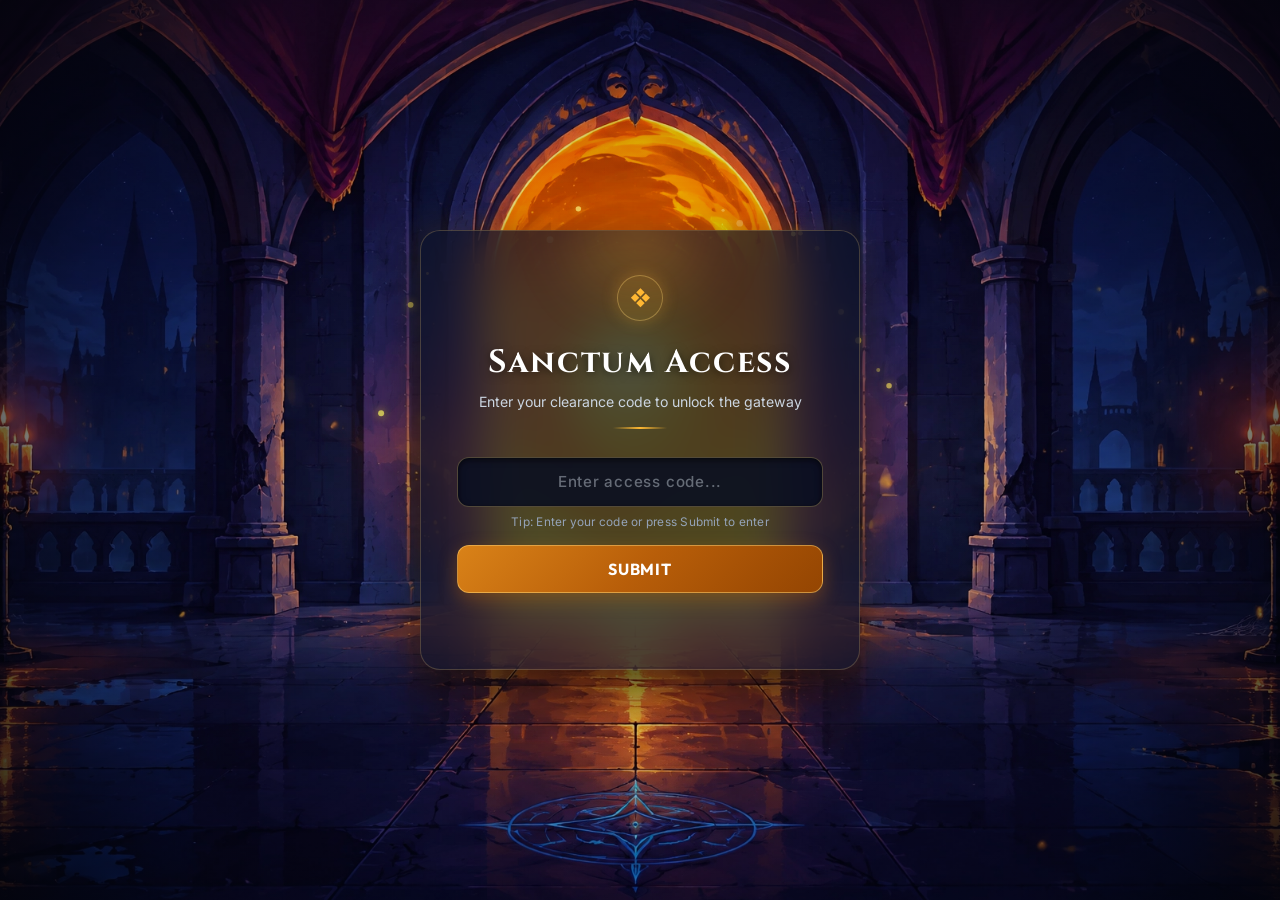
<file: index.html>
<!DOCTYPE html>
<html lang="en">
<head>
  <meta charset="UTF-8" />
  <meta name="viewport" content="width=device-width, initial-scale=1.0" />
  <title>Cyber Sanctum — Portal & Expeditions</title>
  <link rel="preconnect" href="https://fonts.googleapis.com" />
  <link rel="preconnect" href="https://fonts.gstatic.com" crossorigin />
  <link href="https://fonts.googleapis.com/css2?family=Cinzel:wght@500;700;900&family=Inter:ital,wght@0,300;0,400;0,500;0,600;0,700;1,400;1,600&family=Outfit:wght@400;500;600;700;800&display=swap" rel="stylesheet" />
  <link rel="stylesheet" href="style.css" />
</head>
<body>

  <!-- Full-Screen Whole-Viewport Flash Overlay -->
  <div class="warp-flash" id="globalWarpFlash"></div>

  <!-- ========================================================================= -->
  <!-- SCREEN 1 (PAGE 1): ACCESS CODE ENTRY DIALOGUE                             -->
  <!-- ========================================================================= -->
  <section class="screen-view active" id="pageAccessCode">
    <!-- Portal Backdrop Scene -->
    <div class="portal-scene">
      <div class="portal-backdrop"></div>
      <canvas id="portalSparksCanvas"></canvas>
      <div class="portal-vignette"></div>
    </div>

    <!-- Centered Glassmorphism Dialogue Box -->
    <main class="auth-dialog-wrapper">
      <div class="auth-dialog-card" id="accessCodeCard">
        <div class="card-glow"></div>
        <div class="dialog-sigil-icon">❖</div>

        <header class="dialog-header">
          <h1 class="dialog-title">Sanctum Access</h1>
          <p class="dialog-subtitle">Enter your clearance code to unlock the gateway</p>
          <div class="title-underline"></div>
        </header>

        <form class="auth-form" id="accessCodeForm" onsubmit="return false;">
          <div class="input-group">
            <input 
              type="text" 
              id="accessCodeInput" 
              class="code-input" 
              placeholder="Enter access code..." 
              autocomplete="off" 
              spellcheck="false" 
              aria-label="Access Code"
            />
            <div class="input-hint">Tip: Enter your code or press Submit to enter</div>
          </div>

          <button type="submit" class="btn-submit" id="btnSubmitCode" aria-label="Submit Access Code">
            <span class="btn-text">Submit</span>
            <div class="btn-glow"></div>
          </button>

          <div class="card-status-message" id="codeStatusMsg"></div>
        </form>
      </div>
    </main>
  </section>

  <!-- ========================================================================= -->
  <!-- SCREEN 2 (PAGE 2): GOOGLE SIGN-IN DIALOGUE                                -->
  <!-- ========================================================================= -->
  <section class="screen-view" id="pageLogin">
    <!-- Portal Backdrop Scene -->
    <div class="portal-scene">
      <div class="portal-backdrop"></div>
      <div class="portal-vignette"></div>
    </div>

    <!-- Centered Glassmorphism Dialogue Box -->
    <main class="auth-dialog-wrapper">
      <div class="auth-dialog-card" id="loginCard">
        <div class="card-glow"></div>
        <div class="dialog-sigil-icon">✦</div>
        
        <header class="dialog-header">
          <h1 class="dialog-title">Sign In</h1>
          <p class="dialog-subtitle">Authenticate to access the portal chamber</p>
          <div class="title-underline"></div>
        </header>

        <div class="dialog-action-area">
          <button type="button" class="btn-google" id="btnGoogleLogin" aria-label="Login with Google">
            <svg class="google-icon" viewBox="0 0 24 24" width="22" height="22">
              <path fill="#4285F4" d="M22.56 12.25c0-.78-.07-1.53-.2-2.25H12v4.26h5.92c-.26 1.37-1.04 2.53-2.21 3.31v2.77h3.57c2.08-1.92 3.28-4.74 3.28-8.09z" />
              <path fill="#34A853" d="M12 23c2.97 0 5.46-.98 7.28-2.66l-3.57-2.77c-.98.66-2.23 1.06-3.71 1.06-2.86 0-5.29-1.93-6.16-4.53H2.18v2.84C3.99 20.53 7.7 23 12 23z" />
              <path fill="#FBBC05" d="M5.84 14.09c-.22-.66-.35-1.36-.35-2.09s.13-1.43.35-2.09V7.06H2.18C1.43 8.55 1 10.22 1 12s.43 3.45 1.18 4.94l2.85-2.22.81-.63z" />
              <path fill="#EA4335" d="M12 5.38c1.62 0 3.06.56 4.21 1.64l3.15-3.15C17.45 2.09 14.97 1 12 1 7.7 1 3.99 3.47 2.18 7.06l3.66 2.84c.87-2.6 3.3-4.52 6.16-4.52z" />
            </svg>
            <span class="google-text">Login with Google</span>
          </button>
        </div>
      </div>
    </main>
  </section>

  <!-- ========================================================================= -->
  <!-- PORTAL CINEMATIC WARP TRANSITION                                          -->
  <!-- ========================================================================= -->
  <section class="screen-view" id="portalTransitionSection">
    <div class="video-container">
      <video id="portalVideo" playsinline preload="auto" poster="portal_hall_2d_original.png">
        <source src="Video Project.mp4" type="video/mp4" />
      </video>
      <div class="portal-vignette"></div>
    </div>
  </section>

  <!-- Application Logic (Handles Page 1 Login, Page 2 Access Code, and Video Portal Warp) -->
  <script src="app.js"></script>
</body>
</html>
</file>
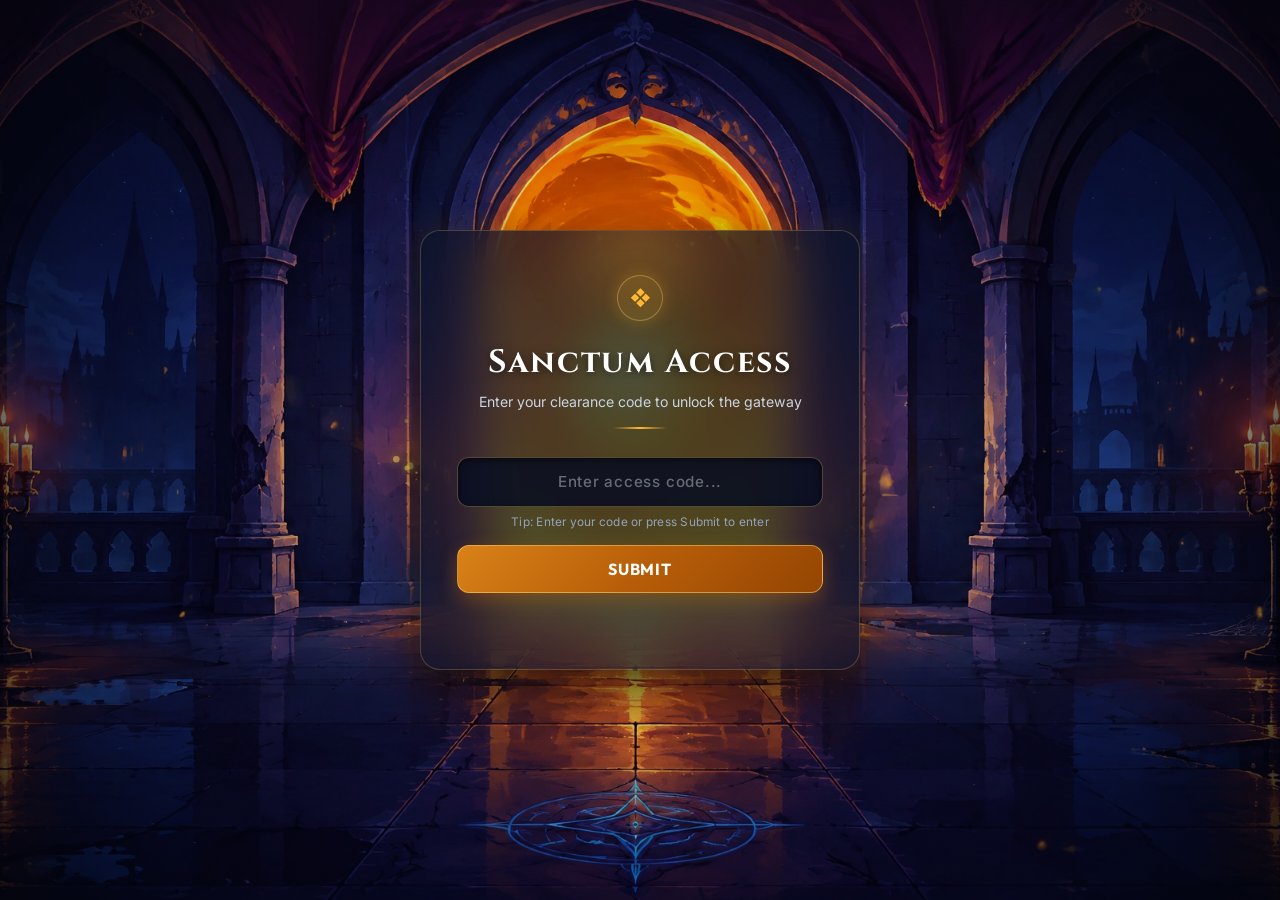
<file: introduction-module/index.html>
<!DOCTYPE html>
<html lang="en">
<head>
  <meta charset="UTF-8" />
  <meta name="viewport" content="width=device-width, initial-scale=1.0" />
  <title>Cybersecurity Classes — Introduction Module</title>
  <link rel="preconnect" href="https://fonts.googleapis.com" />
  <link rel="preconnect" href="https://fonts.gstatic.com" crossorigin />
  <link href="https://fonts.googleapis.com/css2?family=Cinzel:wght@600;700;800&family=IBM+Plex+Mono:wght@400;500;600&family=Inter:wght@400;500;600;700&family=Outfit:wght@400;500;600;700&family=Sora:wght@400;500;600;700&display=swap" rel="stylesheet" />
  <script>
    // Instant Auth Guard (prevents unauthorized access or forward navigation after logout)
    (function() {
      try {
        if (sessionStorage.getItem('sanctumAuth') !== 'true') {
          window.location.replace('../index.html#login');
        }
      } catch (e) {
        window.location.replace('../index.html#login');
      }
    })();
    window.addEventListener('pageshow', function() {
      try {
        if (sessionStorage.getItem('sanctumAuth') !== 'true') {
          window.location.replace('../index.html#login');
        }
      } catch (e) {
        window.location.replace('../index.html#login');
      }
    });
  </script>
  <style>
    :root {
      --font-display: 'Cinzel', serif;
      --font-ui: 'Inter', sans-serif;
      --font-accent: 'Outfit', sans-serif;
      --font-mono: 'IBM Plex Mono', monospace;

      /* Royal Dark Sapphire & Sanctum Cosmic Theme (Matching Sanctum Chamber) */
      --color-gold: #ffb833;
      --color-gold-bright: #ffe28a;
      --color-gold-glow: rgba(255, 184, 51, 0.45);
      --color-dark-bg: #070b19;
      --color-card-glass: rgba(14, 20, 42, 0.78);
      --color-card-border: rgba(255, 215, 120, 0.22);
      --color-card-border-glow: rgba(255, 184, 51, 0.45);
      --color-card-hover: rgba(20, 30, 62, 0.88);

      --color-bg-dark: #070b19;
      --color-bg-base: #0c142b;
      --color-bg-card: rgba(14, 20, 42, 0.85);
      --color-bg-card-hover: rgba(22, 32, 66, 0.9);

      /* UI Panels */
      --color-panel: rgba(14, 22, 46, 0.92);
      --color-panel-2: rgba(20, 30, 60, 0.92);
      --color-border: rgba(255, 215, 120, 0.22);
      --color-border-glow: rgba(255, 184, 51, 0.35);

      /* Primary Brand / Sanctum Gold */
      --color-primary: #ffb833;
      --color-primary-bright: #ffe28a;
      --color-primary-glow: rgba(255, 184, 51, 0.45);
      --color-cyan: #38bdf8;

      /* Status Colors */
      --color-success: #10b981;
      --color-success-bright: #34d399;
      --color-red: #ef4444;

      /* Compatibility Aliases for Challenge Components */
      --color-forest-dark: #070b19;
      --color-forest-bg: #0b132b;
      --color-forest-mid: #111a3b;
      --color-forest-canopy: #18254f;
      --color-forest-light: #24356b;
      --color-emerald: #ffb833;
      --color-emerald-glow: rgba(255, 184, 51, 0.35);
      --color-emerald-bright: #ffe28a;
      --color-emerald-mint: #ffd97a;
      --color-timber-dark: #070b19;
      --color-timber: #0f1836;
      --color-timber-light: #1b2854;
      --color-timber-border: rgba(255, 215, 120, 0.25);
      --color-river-deep: #070b19;
      --color-river-blue: #1d4ed8;
      --color-river-sparkle: #60a5fa;
      --color-water-glow: rgba(96, 165, 250, 0.3);
      --color-lantern: #ffb833;
      --color-lantern-bright: #ffe28a;
      --color-lantern-glow: rgba(255, 184, 51, 0.45);
      --color-cave-stone: #060914;
      --color-cave-border: rgba(255, 215, 120, 0.22);

      --ease-cinematic: cubic-bezier(0.16, 1, 0.3, 1);
      --ease-spring: cubic-bezier(0.34, 1.56, 0.64, 1);
    }

    *, *::before, *::after {
      box-sizing: border-box;
      margin: 0;
      padding: 0;
    }

    html, body {
      width: 100%;
      min-height: 100%;
      background-color: var(--color-bg-dark);
      background-image: radial-gradient(ellipse at 50% 45%, #101a38 0%, #080c1d 60%, #04060e 100%);
      background-attachment: fixed;
      color: #e2e8f0;
      font-family: var(--font-ui);
      -webkit-font-smoothing: antialiased;
      overflow-x: hidden;
    }

    /* Ambient Starfield & Vortex Layers (Exact match to Sanctum Chamber) */
    .emberkeep-bg {
      position: fixed;
      top: 0;
      left: 0;
      width: 100%;
      height: 100%;
      z-index: 1;
      overflow: hidden;
      pointer-events: none;
    }

    .stars-layer {
      position: absolute;
      top: 0;
      left: 0;
      width: 100%;
      height: 100%;
      background: radial-gradient(1px 1px at 15% 20%, #ffffff, transparent),
                  radial-gradient(1.5px 1.5px at 45% 15%, #ffd27a, transparent),
                  radial-gradient(1px 1px at 70% 35%, #ffffff, transparent),
                  radial-gradient(2px 2px at 85% 65%, #ffd27a, transparent),
                  radial-gradient(1.2px 1.2px at 25% 75%, #ffffff, transparent),
                  radial-gradient(1.5px 1.5px at 90% 18%, #ffffff, transparent),
                  radial-gradient(1px 1px at 60% 85%, #ffd27a, transparent);
      background-size: 550px 550px;
      opacity: 0.6;
    }

    .sanctum-ambient-vortex {
      position: absolute;
      top: 40%;
      left: 50%;
      transform: translate(-50%, -50%);
      width: 720px;
      height: 720px;
      background: radial-gradient(circle, rgba(30, 58, 138, 0.28) 0%, rgba(13, 23, 56, 0.15) 50%, transparent 75%);
      filter: blur(50px);
      pointer-events: none;
      opacity: 0.55;
    }

    #cavernParticlesCanvas {
      position: absolute;
      top: 0;
      left: 0;
      width: 100%;
      height: 100%;
      z-index: 2;
      pointer-events: none;
    }

    /* =========================================================================
       TOP NAVIGATION BAR (Matching Sanctum Chamber emberkeep-nav)
       ========================================================================= */
    .sanctum-topbar {
      position: relative;
      z-index: 25;
      display: flex;
      align-items: center;
      justify-content: space-between;
      padding: 20px 36px;
      border-bottom: 1px solid rgba(255, 215, 120, 0.18);
      background: rgba(7, 11, 25, 0.85);
      backdrop-filter: blur(16px);
      -webkit-backdrop-filter: blur(16px);
      box-shadow: 0 4px 24px rgba(0, 0, 0, 0.55), inset 0 -1px 0 rgba(255, 215, 120, 0.12);
    }

    .topbar-left {
      display: flex;
      align-items: center;
      gap: 14px;
    }

    .topbar-sigil {
      width: 38px;
      height: 38px;
      border-radius: 50%;
      background: radial-gradient(circle at 35% 35%, #2a3a6a 0%, #101938 100%);
      border: 1px solid rgba(255, 215, 120, 0.4);
      box-shadow: 0 0 14px rgba(255, 184, 51, 0.25);
      display: flex;
      align-items: center;
      justify-content: center;
      color: var(--color-gold);
      font-size: 1.1rem;
    }

    .topbar-title {
      font-family: var(--font-display);
      font-size: 1.25rem;
      font-weight: 700;
      color: #ffffff;
      letter-spacing: 0.04em;
      text-shadow: 0 0 14px rgba(255, 184, 51, 0.25);
    }

    .topbar-crumbs {
      display: flex;
      align-items: center;
      gap: 8px;
      font-size: 0.84rem;
      color: #94a3b8;
      margin-left: 10px;
      padding-left: 14px;
      border-left: 1px solid rgba(255, 215, 120, 0.25);
    }

    .topbar-crumbs a {
      color: var(--color-gold-bright);
      text-decoration: none;
      cursor: pointer;
      transition: color 0.2s;
    }

    .topbar-crumbs a:hover {
      color: #ffffff;
      text-decoration: underline;
    }

    .topbar-crumbs span {
      color: #f1f5f9;
      font-weight: 500;
    }

    .topbar-right {
      display: flex;
      align-items: center;
      gap: 16px;
    }

    .btn-return-dashboard {
      display: inline-flex;
      align-items: center;
      gap: 9px;
      background: rgba(13, 23, 56, 0.72);
      border: 1px solid rgba(255, 215, 120, 0.3);
      backdrop-filter: blur(12px);
      -webkit-backdrop-filter: blur(12px);
      color: #e2e8f0;
      padding: 9px 20px;
      border-radius: 9999px;
      cursor: pointer;
      font-family: var(--font-ui);
      font-size: 0.82rem;
      font-weight: 600;
      letter-spacing: 0.03em;
      text-decoration: none;
      transition: all 0.25s var(--ease-cinematic);
      box-shadow: 0 4px 16px rgba(0, 0, 0, 0.35);
    }

    .btn-return-dashboard:hover {
      background: rgba(255, 184, 51, 0.15);
      border-color: var(--color-gold);
      color: #ffffff;
      transform: translateY(-1px);
      box-shadow: 0 6px 20px rgba(0, 0, 0, 0.5), 0 0 16px rgba(255, 184, 51, 0.3);
    }

    .btn-return-dashboard svg {
      transition: transform 0.2s ease;
      color: var(--color-gold);
    }

    .btn-return-dashboard:hover svg {
      transform: translateX(-3px);
      color: var(--color-gold-bright);
    }

    /* =========================================================================
       PAGE VIEW WRAPPERS & SCREEN SWITCHING
       ========================================================================= */
    .module-content-wrapper {
      position: relative;
      z-index: 10;
      min-height: calc(100vh - 75px);
      display: flex;
      flex-direction: column;
    }

    .screen-view {
      display: none;
      opacity: 0;
      transform: translateY(14px);
      transition: opacity 0.4s var(--ease-cinematic), transform 0.4s var(--ease-cinematic);
    }

    .screen-view.active {
      display: block;
      opacity: 1;
      transform: translateY(0);
      animation: viewSlideIn 0.5s var(--ease-cinematic) forwards;
    }

    @keyframes viewSlideIn {
      from {
        opacity: 0;
        transform: translateY(16px) scale(0.985);
      }
      to {
        opacity: 1;
        transform: translateY(0) scale(1);
      }
    }

    /* =========================================================================
       SCREEN 1: CASE FILE DASHBOARD LANDING
       ========================================================================= */
    .case-dash {
      max-width: 1020px;
      margin: 0 auto;
      padding: 54px 32px 90px;
    }

    .case-tag-badge {
      display: inline-flex;
      align-items: center;
      gap: 8px;
      font-size: 0.78rem;
      color: var(--color-gold-bright);
      background: rgba(255, 184, 51, 0.12);
      border: 1px solid rgba(255, 215, 120, 0.35);
      padding: 6px 16px;
      border-radius: 9999px;
      margin-bottom: 22px;
      font-family: var(--font-mono);
      letter-spacing: 0.06em;
      text-transform: uppercase;
      box-shadow: 0 0 14px rgba(255, 184, 51, 0.15);
    }

    .case-dash h1 {
      font-family: var(--font-display);
      font-size: 2.35rem;
      font-weight: 700;
      color: #ffffff;
      line-height: 1.25;
      margin-bottom: 14px;
      text-shadow: 0 3px 18px rgba(0, 0, 0, 0.8), 0 0 25px rgba(255, 184, 51, 0.15);
    }

    .case-dash p.lead-text {
      color: #94a3b8;
      font-size: 1.02rem;
      max-width: 680px;
      line-height: 1.68;
      margin-bottom: 38px;
    }

    /* Hero Case Card */
    .hero-case-card {
      position: relative;
      overflow: hidden;
      border: 1.5px solid rgba(255, 215, 120, 0.22);
      background: linear-gradient(135deg, rgba(16, 24, 52, 0.85) 0%, rgba(10, 15, 34, 0.94) 100%);
      border-radius: 20px;
      padding: 38px 42px;
      display: flex;
      align-items: center;
      justify-content: space-between;
      gap: 28px;
      backdrop-filter: blur(16px);
      -webkit-backdrop-filter: blur(16px);
      box-shadow: 0 20px 50px rgba(0, 0, 0, 0.7), 0 0 30px rgba(255, 184, 51, 0.1);
      transition: transform 0.3s ease, border-color 0.3s ease;
    }

    .hero-case-card:hover {
      border-color: rgba(255, 215, 120, 0.55);
      box-shadow: 0 24px 60px rgba(0, 0, 0, 0.75), 0 0 40px rgba(255, 184, 51, 0.22);
    }

    .hero-case-card::after {
      content: '';
      position: absolute;
      left: -100%;
      top: 0;
      bottom: 0;
      width: 60%;
      background: linear-gradient(90deg, transparent, rgba(255, 215, 120, 0.12), transparent);
      animation: scanSweep 5.5s linear infinite;
      pointer-events: none;
    }

    @keyframes scanSweep {
      to { left: 160%; }
    }

    .hero-case-text h2 {
      font-family: var(--font-display);
      margin: 0 0 10px;
      font-size: 1.45rem;
      font-weight: 700;
      color: #ffffff;
      display: flex;
      align-items: center;
      gap: 10px;
    }

    .hero-case-text p {
      margin: 0;
      color: #94a3b8;
      font-size: 0.95rem;
      max-width: 500px;
      line-height: 1.62;
    }

    .btn-start-case {
      display: inline-flex;
      align-items: center;
      gap: 10px;
      border: none;
      cursor: pointer;
      font-family: var(--font-ui);
      font-weight: 700;
      font-size: 0.96rem;
      padding: 14px 30px;
      border-radius: 9999px;
      background: linear-gradient(135deg, #ffb833 0%, #d97706 100%);
      color: #0b132b;
      box-shadow: 0 8px 24px rgba(255, 184, 51, 0.35), inset 0 1px 0 rgba(255, 255, 255, 0.3);
      transition: all 0.25s var(--ease-cinematic);
      white-space: nowrap;
    }

    .btn-start-case:hover {
      transform: translateY(-3px) scale(1.03);
      background: linear-gradient(135deg, #ffe28a 0%, #ffb833 100%);
      box-shadow: 0 12px 32px rgba(255, 184, 51, 0.55);
      color: #040814;
    }

    /* Environmental Highlights Strip */
    .forest-lore-strip {
      display: grid;
      grid-template-columns: repeat(3, 1fr);
      gap: 18px;
      margin-top: 32px;
    }

    @media (max-width: 820px) {
      .forest-lore-strip { grid-template-columns: 1fr; }
    }

    .lore-card {
      background: rgba(14, 20, 42, 0.78);
      border: 1px solid rgba(255, 215, 120, 0.18);
      border-radius: 14px;
      padding: 20px 22px;
      display: flex;
      gap: 14px;
      align-items: flex-start;
      backdrop-filter: blur(10px);
      transition: transform 0.25s ease, border-color 0.25s ease;
    }

    .lore-card:hover {
      border-color: rgba(255, 215, 120, 0.45);
      transform: translateY(-2px);
    }

    .lore-icon-wrap {
      width: 38px;
      height: 38px;
      border-radius: 10px;
      background: rgba(255, 184, 51, 0.12);
      border: 1px solid rgba(255, 215, 120, 0.3);
      display: flex;
      align-items: center;
      justify-content: center;
      color: var(--color-gold);
      font-size: 1.15rem;
      flex-shrink: 0;
    }

    .lore-card h4 {
      font-family: var(--font-display);
      font-size: 0.98rem;
      color: #ffffff;
      margin-bottom: 5px;
    }

    .lore-card p {
      font-size: 0.82rem;
      color: #94a3b8;
      line-height: 1.5;
      margin: 0;
    }

    /* =========================================================================
       SCREEN 2: NINE-ROOM CHALLENGE GRID
       ========================================================================= */
    .module-grid-wrapper {
      max-width: 1100px;
      margin: 0 auto;
      padding: 44px 32px 90px;
    }

    .module-grid-wrapper h1 {
      font-family: var(--font-display);
      font-size: 2.05rem;
      font-weight: 700;
      color: #ffffff;
      margin-bottom: 8px;
      text-shadow: 0 0 16px rgba(255, 184, 51, 0.25);
    }

    .module-grid-wrapper p.lead-text {
      color: #94a3b8;
      font-size: 0.96rem;
      margin-bottom: 34px;
      max-width: 700px;
      line-height: 1.62;
    }

    .rooms-container {
      display: grid;
      grid-template-columns: repeat(3, 1fr);
      gap: 18px;
    }

    @media (max-width: 920px) {
      .rooms-container { grid-template-columns: repeat(2, 1fr); }
    }
    @media (max-width: 580px) {
      .rooms-container { grid-template-columns: 1fr; }
    }

    .room-card {
      position: relative;
      border: 1.5px solid rgba(255, 215, 120, 0.22);
      background: linear-gradient(145deg, rgba(16, 24, 52, 0.85) 0%, rgba(10, 15, 34, 0.94) 100%);
      border-radius: 16px;
      padding: 24px;
      cursor: pointer;
      backdrop-filter: blur(12px);
      transition: all 0.28s var(--ease-cinematic);
      overflow: hidden;
    }

    .room-card:hover:not(.locked) {
      border-color: var(--color-gold);
      transform: translateY(-4px);
      box-shadow: 0 14px 32px rgba(0, 0, 0, 0.65), 0 0 24px rgba(255, 184, 51, 0.3);
    }

    .room-card.locked {
      cursor: default;
      opacity: 0.52;
      border-color: rgba(255, 255, 255, 0.08);
      background: rgba(8, 12, 26, 0.65);
    }

    .room-card.locked:hover {
      transform: none;
      box-shadow: none;
    }

    .room-card-header {
      display: flex;
      justify-content: space-between;
      align-items: center;
      margin-bottom: 14px;
    }

    .room-sigil-box {
      width: 38px;
      height: 38px;
      border-radius: 10px;
      background: rgba(255, 184, 51, 0.12);
      border: 1px solid rgba(255, 215, 120, 0.3);
      display: flex;
      align-items: center;
      justify-content: center;
      color: var(--color-gold-bright);
      font-size: 1.05rem;
    }

    .room-card.locked .room-sigil-box {
      color: #64748b;
      background: rgba(255, 255, 255, 0.04);
      border-color: rgba(255, 255, 255, 0.08);
    }

    .room-status-badge {
      font-size: 0.72rem;
      font-weight: 600;
      color: var(--color-gold-bright);
      background: rgba(255, 184, 51, 0.12);
      border: 1px solid rgba(255, 215, 120, 0.3);
      border-radius: 9999px;
      padding: 3px 11px;
      letter-spacing: 0.04em;
    }

    .room-card.locked .room-status-badge {
      color: #94a3b8;
      background: rgba(255, 255, 255, 0.05);
      border-color: rgba(255, 255, 255, 0.12);
    }

    .room-card h3 {
      font-family: var(--font-display);
      margin: 0 0 8px;
      font-size: 1.15rem;
      font-weight: 700;
      color: #ffffff;
    }

    .room-card p {
      margin: 0;
      font-size: 0.86rem;
      color: #94a3b8;
      line-height: 1.55;
    }

    /* Completed Room Card Styling */
    .room-card.completed {
      border-color: rgba(52, 211, 153, 0.6);
      background: linear-gradient(145deg, rgba(14, 36, 48, 0.9) 0%, rgba(8, 20, 32, 0.95) 100%);
      box-shadow: 0 10px 28px rgba(0, 0, 0, 0.5), 0 0 24px rgba(16, 185, 129, 0.28);
    }

    .room-card.completed:hover {
      border-color: var(--color-success-bright);
      box-shadow: 0 16px 36px rgba(0, 0, 0, 0.65), 0 0 32px rgba(52, 211, 153, 0.45);
    }

    .room-card.completed .room-sigil-box {
      background: rgba(52, 211, 153, 0.25);
      border-color: #34d399;
      color: #ffffff;
      box-shadow: 0 0 14px rgba(52, 211, 153, 0.45);
    }

    .room-status-badge.completed {
      color: #ffffff;
      background: linear-gradient(135deg, rgba(16, 185, 129, 0.95) 0%, rgba(5, 150, 105, 0.95) 100%);
      border: 1px solid #34d399;
      box-shadow: 0 0 14px rgba(52, 211, 153, 0.5);
      display: inline-flex;
      align-items: center;
      gap: 5px;
    }

    .room-status-badge.completed svg {
      stroke: #ffffff;
      stroke-width: 3;
    }

    .room-card-footer {
      margin-top: 14px;
      padding-top: 12px;
      border-top: 1px solid rgba(255, 215, 120, 0.18);
      display: flex;
      align-items: center;
      justify-content: space-between;
    }

    .completion-pill {
      display: inline-flex;
      align-items: center;
      gap: 6px;
      font-size: 0.78rem;
      font-weight: 600;
      color: #34d399;
      letter-spacing: 0.02em;
    }

    /* Expedition Progress Bar */
    .expedition-progress-card {
      margin-bottom: 24px;
      padding: 16px 22px;
      background: rgba(14, 20, 42, 0.85);
      border: 1.5px solid rgba(255, 215, 120, 0.22);
      border-radius: 14px;
      backdrop-filter: blur(10px);
      box-shadow: 0 8px 24px rgba(0, 0, 0, 0.35);
    }

    .progress-text-row {
      display: flex;
      justify-content: space-between;
      align-items: center;
      margin-bottom: 10px;
      flex-wrap: wrap;
      gap: 8px;
    }

    .progress-title-wrap {
      display: flex;
      align-items: center;
      gap: 8px;
      font-weight: 700;
      font-size: 0.92rem;
      color: #ffffff;
    }

    .progress-counter {
      font-family: var(--font-mono);
      font-size: 0.82rem;
      font-weight: 600;
      color: var(--color-gold-bright);
      background: rgba(255, 184, 51, 0.12);
      border: 1px solid rgba(255, 215, 120, 0.3);
      border-radius: 9999px;
      padding: 3px 12px;
    }

    .progress-track {
      width: 100%;
      height: 8px;
      background: rgba(6, 10, 24, 0.85);
      border-radius: 9999px;
      overflow: hidden;
      border: 1px solid rgba(255, 215, 120, 0.18);
    }

    .progress-fill-bar {
      height: 100%;
      width: 0%;
      background: linear-gradient(90deg, #ffb833, #ffe28a);
      border-radius: 9999px;
      box-shadow: 0 0 12px rgba(255, 184, 51, 0.6);
      transition: width 0.6s cubic-bezier(0.25, 1, 0.5, 1);
    }

    /* Stage Header Completed Badge */
    .stage-title-group {
      display: flex;
      align-items: center;
      gap: 12px;
      flex-wrap: wrap;
    }

    .room-stage-badge {
      display: inline-flex;
      align-items: center;
      gap: 5px;
      font-family: var(--font-ui);
      font-size: 0.74rem;
      font-weight: 700;
      letter-spacing: 0.04em;
      text-transform: uppercase;
      color: #ffffff;
      background: linear-gradient(135deg, rgba(16, 185, 129, 0.95), rgba(5, 150, 105, 0.95));
      border: 1px solid #34d399;
      border-radius: 9999px;
      padding: 3px 12px;
      box-shadow: 0 0 12px rgba(52, 211, 153, 0.4);
    }

    /* Flag Banner Details */
    .flag-details {
      display: flex;
      flex-direction: column;
      gap: 4px;
    }

    .flag-status-label {
      display: inline-flex;
      align-items: center;
      gap: 6px;
      font-size: 0.72rem;
      font-weight: 700;
      letter-spacing: 0.06em;
      color: #ffffff;
      text-shadow: 0 0 8px rgba(255, 184, 51, 0.5);
    }

    .flag-code {
      font-family: var(--font-mono);
      font-size: 1.05rem;
      color: var(--color-gold-bright);
    }

    .room-lock-note {
      margin-top: 10px;
      font-size: 0.74rem;
      color: #fbbf24;
      font-family: var(--font-mono);
      display: none;
      line-height: 1.4;
    }
    .room-card.locked .room-lock-note {
      display: block;
    }

    /* Runestone / Cipher Tool */
    .cipher-tool-card {
      background: rgba(14, 22, 48, 0.92);
      border: 1.5px solid rgba(255, 215, 120, 0.3);
      border-radius: 14px;
      padding: 22px;
      display: flex;
      flex-direction: column;
      gap: 16px;
      color: #ffffff;
      box-shadow: 0 16px 44px rgba(0, 0, 0, 0.75);
    }

    .cipher-slider-row {
      display: flex;
      align-items: center;
      gap: 14px;
    }

    .cipher-slider-row input[type=range] {
      flex: 1;
      accent-color: #ffb833;
      height: 8px;
      cursor: pointer;
    }

    .cipher-shift-display {
      font-family: var(--font-mono);
      font-size: 0.95rem;
      font-weight: 700;
      color: var(--color-gold-bright);
      min-width: 90px;
    }

    .cipher-output-box {
      background: #040814;
      border: 1.5px solid rgba(255, 215, 120, 0.3);
      border-radius: 10px;
      padding: 16px;
      font-family: var(--font-mono);
      font-size: 1.05rem;
      color: var(--color-gold-bright);
      min-height: 48px;
      word-break: break-all;
    }

    /* Radio Dispatch Social Choices */
    .radio-choices-container {
      display: flex;
      flex-direction: column;
      gap: 12px;
      margin-top: 16px;
    }

    .radio-choice-btn {
      text-align: left;
      padding: 14px 18px;
      background: rgba(255, 184, 51, 0.08);
      border: 1.5px solid rgba(255, 215, 120, 0.25);
      border-radius: 10px;
      color: #f1f5f9;
      cursor: pointer;
      font-family: var(--font-ui);
      font-size: 0.88rem;
      line-height: 1.5;
      transition: all 0.2s ease;
    }

    .radio-choice-btn:hover {
      background: rgba(255, 184, 51, 0.2);
      border-color: var(--color-gold);
      transform: translateX(4px);
    }

    /* Tool Input Row */
    .tool-input-row {
      display: flex;
      gap: 10px;
      align-items: center;
      margin-bottom: 12px;
    }

    .tool-input-row input {
      flex: 1;
      padding: 10px 14px;
      background: #040814;
      border: 1px solid rgba(255, 215, 120, 0.3);
      border-radius: 8px;
      font-family: var(--font-mono);
      font-size: 0.88rem;
      color: #ffffff;
    }

    /* =========================================================================
       SCREENS 3, 4, 5: INTERACTIVE ROOM LAYOUTS
       ========================================================================= */
    .room-interactive-layout {
      display: grid;
      grid-template-columns: 340px 1fr;
      min-height: calc(100vh - 75px);
    }

    @media (max-width: 900px) {
      .room-interactive-layout { grid-template-columns: 1fr; }
    }

    .room-brief-panel {
      border-right: 1px solid rgba(255, 215, 120, 0.18);
      padding: 30px 24px;
      background: rgba(10, 16, 36, 0.92);
      display: flex;
      flex-direction: column;
      gap: 18px;
      backdrop-filter: blur(14px);
    }

    @media (max-width: 900px) {
      .room-brief-panel {
        border-right: none;
        border-bottom: 1px solid rgba(255, 215, 120, 0.18);
      }
    }

    .room-brief-panel h2 {
      font-family: var(--font-display);
      font-size: 1.35rem;
      font-weight: 700;
      color: #ffffff;
      margin-bottom: 4px;
    }

    .room-sub-caption {
      color: #94a3b8;
      font-size: 0.82rem;
      line-height: 1.45;
    }

    .dialogue-bubble {
      background: rgba(14, 22, 48, 0.9);
      border: 1px solid rgba(255, 215, 120, 0.25);
      border-radius: 14px;
      padding: 16px;
      font-size: 0.88rem;
      line-height: 1.6;
      color: #f1f5f9;
      transition: border-color 0.25s ease, box-shadow 0.25s ease;
      box-shadow: 0 4px 16px rgba(0, 0, 0, 0.3);
    }

    .dialogue-bubble.pulse {
      border-color: var(--color-gold);
      box-shadow: 0 0 20px rgba(255, 184, 51, 0.35);
    }

    .dialogue-bubble .hint {
      display: block;
      margin-top: 10px;
      padding-top: 10px;
      border-top: 1px dashed rgba(255, 215, 120, 0.25);
      color: var(--color-gold-bright);
      font-family: var(--font-mono);
      font-size: 0.82rem;
    }

    .mech-box {
      border: 1px solid rgba(255, 215, 120, 0.25);
      background: rgba(255, 184, 51, 0.08);
      border-radius: 12px;
      padding: 15px;
      font-size: 0.82rem;
      line-height: 1.55;
      color: #cbd5e1;
      transition: border-color 0.25s ease;
    }

    .mech-box.pulse {
      border-color: var(--color-gold);
      box-shadow: 0 0 16px rgba(255, 184, 51, 0.35);
    }

    .mech-box .label {
      display: block;
      font-size: 0.74rem;
      color: var(--color-gold-bright);
      font-weight: 700;
      text-transform: uppercase;
      letter-spacing: 0.05em;
      margin-bottom: 6px;
    }

    .room-stage-panel {
      padding: 30px 32px;
      display: flex;
      flex-direction: column;
      gap: 18px;
      background: rgba(7, 11, 24, 0.7);
    }

    .stage-header-row {
      display: flex;
      justify-content: space-between;
      align-items: center;
      gap: 12px;
      flex-wrap: wrap;
    }

    .stage-header-row h1 {
      font-family: var(--font-mono);
      font-size: 1.25rem;
      font-weight: 600;
      color: #ffffff;
      display: flex;
      align-items: center;
      gap: 8px;
    }

    .stage-actions-group {
      display: flex;
      gap: 10px;
    }

    /* Terminal Component */
    .sanctum-terminal {
      background: #040814;
      border: 1.5px solid rgba(255, 215, 120, 0.22);
      border-radius: 14px;
      flex: 1;
      display: flex;
      flex-direction: column;
      overflow: hidden;
      font-family: var(--font-mono);
      font-size: 0.86rem;
      min-height: 380px;
      box-shadow: 0 16px 44px rgba(0, 0, 0, 0.75), 0 0 20px rgba(255, 184, 51, 0.08);
    }

    .term-titlebar {
      display: flex;
      align-items: center;
      gap: 8px;
      padding: 10px 16px;
      background: #091024;
      border-bottom: 1px solid rgba(255, 215, 120, 0.15);
    }

    .term-titlebar span {
      width: 11px;
      height: 11px;
      border-radius: 50%;
    }

    .term-titlebar span:nth-child(1) { background: #ef4444; }
    .term-titlebar span:nth-child(2) { background: #f59e0b; }
    .term-titlebar span:nth-child(3) { background: #10b981; }

    .term-scroll-body {
      flex: 1;
      padding: 16px 18px;
      overflow-y: auto;
      line-height: 1.7;
      color: #e2e8f0;
    }

    .term-line {
      white-space: pre-wrap;
      word-break: break-word;
      margin-bottom: 3px;
    }

    .term-line.echo { color: #94a3b8; }
    .term-line.out { color: #f1f5f9; }
    .term-line.warn { color: #f87171; }
    .term-line.flag { color: #ffe28a; font-weight: 700; font-size: 0.95rem; text-shadow: 0 0 10px rgba(255, 184, 51, 0.4); }

    .term-input-container {
      display: flex;
      align-items: center;
      gap: 10px;
      padding: 12px 18px;
      background: #060b1b;
      border-top: 1px solid rgba(255, 215, 120, 0.15);
    }

    .term-prompt-label {
      color: var(--color-gold);
      font-weight: 600;
    }

    .term-input-field {
      flex: 1;
      background: transparent;
      border: none;
      outline: none;
      color: #ffffff;
      font-family: var(--font-mono);
      font-size: 0.88rem;
    }

    .term-input-field.filled {
      box-shadow: 0 0 0 2px var(--color-gold);
    }

    /* Fake Browser Component */
    .sanctum-browser {
      background: #ffffff;
      border: 1.5px solid rgba(255, 215, 120, 0.28);
      border-radius: 14px;
      flex: 1;
      display: flex;
      flex-direction: column;
      overflow: hidden;
      color: #1e293b;
      min-height: 380px;
      box-shadow: 0 16px 44px rgba(0, 0, 0, 0.75);
    }

    .browser-toolbar {
      display: flex;
      gap: 10px;
      align-items: center;
      padding: 10px 14px;
      background: #e8ecf4;
      border-bottom: 1px solid #cbd5e1;
    }

    .browser-dots {
      display: flex;
      gap: 6px;
    }

    .browser-dots span {
      width: 10px;
      height: 10px;
      border-radius: 50%;
    }

    .browser-dots span:nth-child(1) { background: #ef4444; }
    .browser-dots span:nth-child(2) { background: #f59e0b; }
    .browser-dots span:nth-child(3) { background: #10b981; }

    .browser-addr-field {
      flex: 1;
      background: #ffffff;
      border: 1px solid #cbd5e1;
      border-radius: 6px;
      padding: 6px 12px;
      font-family: var(--font-mono);
      font-size: 0.82rem;
      color: #334155;
    }

    .browser-content-page {
      flex: 1;
      padding: 24px 28px;
      overflow-y: auto;
      font-size: 0.92rem;
      line-height: 1.6;
      background: #f8fafc;
    }

    .browser-content-page a.plink {
      color: #0284c7;
      cursor: pointer;
      text-decoration: underline;
      font-weight: 600;
    }

    .browser-content-page pre {
      background: #e2e8f0;
      border: 1px solid #cbd5e1;
      border-radius: 8px;
      padding: 14px;
      font-family: var(--font-mono);
      font-size: 0.84rem;
      margin: 10px 0;
    }

    .login-box-widget {
      max-width: 320px;
      margin: 24px auto 0;
      border: 1px solid #cbd5e1;
      border-radius: 10px;
      padding: 22px;
      background: #ffffff;
      box-shadow: 0 4px 16px rgba(0, 0, 0, 0.08);
    }

    .login-box-widget label {
      display: block;
      font-size: 0.78rem;
      font-weight: 600;
      color: #64748b;
      margin: 10px 0 4px;
      text-transform: uppercase;
    }

    .login-box-widget input {
      width: 100%;
      padding: 9px 12px;
      border: 1px solid #cbd5e1;
      border-radius: 6px;
      font-size: 0.86rem;
      font-family: var(--font-mono);
      transition: box-shadow 0.2s;
    }

    .login-box-widget input.filled {
      box-shadow: 0 0 0 2px var(--color-gold);
    }

    .login-box-widget button {
      margin-top: 16px;
      width: 100%;
      padding: 10px;
      border: none;
      border-radius: 6px;
      background: linear-gradient(135deg, #1e293b 0%, #0f172a 100%);
      color: #ffffff;
      cursor: pointer;
      font-weight: 600;
      font-size: 0.88rem;
      transition: background 0.2s;
    }

    .login-box-widget button:hover {
      background: linear-gradient(135deg, #334155 0%, #1e293b 100%);
    }

    .login-box-widget .err-text {
      color: #dc2626;
      font-size: 0.8rem;
      margin-top: 10px;
      display: none;
    }

    /* Guestbook Widget */
    .guestbook-comment {
      border: 1px solid #cbd5e1;
      border-radius: 8px;
      padding: 12px 14px;
      margin-bottom: 10px;
      background: #ffffff;
    }

    .guestbook-comment b {
      display: block;
      font-size: 0.78rem;
      color: #64748b;
      margin-bottom: 4px;
    }

    .guestbook-form textarea {
      width: 100%;
      min-height: 72px;
      border: 1px solid #cbd5e1;
      border-radius: 8px;
      padding: 10px 12px;
      font-family: var(--font-mono);
      font-size: 0.84rem;
      resize: vertical;
      margin-bottom: 10px;
    }

    .guestbook-form textarea.filled {
      box-shadow: 0 0 0 2px var(--color-gold);
    }

    .guestbook-form button {
      padding: 9px 18px;
      border: none;
      border-radius: 6px;
      background: linear-gradient(135deg, #1e293b 0%, #0f172a 100%);
      color: #ffffff;
      cursor: pointer;
      font-weight: 600;
      font-size: 0.86rem;
    }

    .admin-review-log {
      background: #040814;
      border: 1px solid rgba(255, 215, 120, 0.2);
      border-radius: 8px;
      padding: 12px 14px;
      margin-top: 16px;
      font-family: var(--font-mono);
      font-size: 0.78rem;
      color: #94a3b8;
    }

    .admin-review-log .cap { color: var(--color-gold-bright); font-weight: 600; }

    /* Flag Notification Banner */
    .flag-banner-box {
      display: none;
      border: 1.5px solid var(--color-gold-bright);
      background: linear-gradient(135deg, rgba(255, 184, 51, 0.18) 0%, rgba(14, 22, 48, 0.95) 100%);
      border-radius: 14px;
      padding: 16px 22px;
      font-family: var(--font-mono);
      font-size: 0.95rem;
      font-weight: 600;
      color: var(--color-gold-bright);
      align-items: center;
      justify-content: space-between;
      gap: 16px;
      box-shadow: 0 8px 30px rgba(255, 184, 51, 0.35);
    }

    .flag-banner-box.show {
      display: flex;
      animation: flagPop 0.5s var(--ease-spring);
    }

    @keyframes flagPop {
      from { transform: scale(0.92); opacity: 0; }
      to { transform: scale(1); opacity: 1; }
    }

    /* Buttons */
    .btn-action {
      display: inline-flex;
      align-items: center;
      justify-content: center;
      border: none;
      cursor: pointer;
      font-family: var(--font-ui);
      font-weight: 700;
      font-size: 0.85rem;
      padding: 10px 18px;
      border-radius: 8px;
      background: linear-gradient(135deg, #ffb833 0%, #d97706 100%);
      color: #0b132b;
      transition: all 0.2s ease;
      white-space: nowrap;
    }

    .btn-action:hover {
      transform: translateY(-1px);
      box-shadow: 0 4px 16px rgba(255, 184, 51, 0.4);
      background: linear-gradient(135deg, #ffe28a 0%, #ffb833 100%);
    }

    .btn-action.ghost {
      background: rgba(255, 255, 255, 0.06);
      border: 1px solid rgba(255, 215, 120, 0.25);
      color: #f1f5f9;
    }

    .btn-action.ghost:hover {
      background: rgba(255, 184, 51, 0.15);
      border-color: var(--color-gold);
      box-shadow: none;
      color: #ffffff;
    }

    .btn-action.teal {
      background: linear-gradient(135deg, #ffb833 0%, #d97706 100%);
      color: #0b132b;
      font-weight: 700;
    }

    .btn-action.teal-outline {
      background: transparent;
      border: 1px solid rgba(255, 215, 120, 0.4);
      color: var(--color-gold-bright);
    }

    .btn-action.teal-outline:hover {
      background: rgba(255, 184, 51, 0.12);
      border-color: var(--color-gold);
    }

    .btn-action.small {
      padding: 7px 13px;
      font-size: 0.78rem;
    }

    /* Smooth Celestial Portal Veil (Warm Sanctum Radial Gradient) */
    .forest-portal-veil {
      position: fixed;
      top: 0;
      left: 0;
      right: 0;
      bottom: 0;
      width: 100vw;
      height: 100vh;
      z-index: 99999;
      pointer-events: none;
      background: radial-gradient(ellipse at center,
        #ffffff 0%,
        #fffdf8 35%,
        #fef7e6 68%,
        #fbedcb 100%
      );
      backdrop-filter: blur(14px);
      -webkit-backdrop-filter: blur(14px);
      opacity: 1;
      visibility: visible;
      transition: opacity 0.85s cubic-bezier(0.25, 1, 0.5, 1), visibility 0.85s ease;
    }

    .forest-portal-veil.dissolved {
      opacity: 0;
      visibility: hidden;
    }

    /* Rimeguard Gateway Celebration Modal */
    .rimeguard-gateway-modal {
      position: fixed;
      inset: 0;
      z-index: 9999;
      background: rgba(3, 10, 16, 0.88);
      backdrop-filter: blur(10px);
      -webkit-backdrop-filter: blur(10px);
      display: flex;
      align-items: center;
      justify-content: center;
      padding: 24px;
      animation: rimeModalFadeIn 0.35s cubic-bezier(0.16, 1, 0.3, 1);
    }
    .rimeguard-gateway-card {
      position: relative;
      width: 100%;
      max-width: 520px;
      background: linear-gradient(180deg, #13273a 0%, #09131d 100%);
      border: 1.5px solid rgba(56, 189, 248, 0.5);
      box-shadow: 0 0 40px rgba(56, 189, 248, 0.35), 0 24px 60px rgba(0, 0, 0, 0.9);
      border-radius: 8px;
      padding: 32px 28px;
      text-align: center;
      display: flex;
      flex-direction: column;
      align-items: center;
      gap: 12px;
    }
    .gateway-icon-glow {
      width: 48px;
      height: 48px;
      border-radius: 50%;
      background: rgba(56, 189, 248, 0.2);
      border: 1.5px solid #38bdf8;
      display: flex;
      align-items: center;
      justify-content: center;
      font-size: 22px;
      color: #bae6fd;
      box-shadow: 0 0 20px #38bdf8;
      animation: pulseRimeIcon 2s ease-in-out infinite alternate;
    }
    @keyframes pulseRimeIcon {
      0% { transform: scale(0.95); box-shadow: 0 0 10px #38bdf8; }
      100% { transform: scale(1.1); box-shadow: 0 0 24px #7dd3fc; }
    }
    .rimeguard-gateway-card h2 {
      margin: 4px 0 0;
      font-family: var(--font-display);
      font-size: 20px;
      font-weight: 800;
      letter-spacing: 0.12em;
      color: #f0f9ff;
    }
    .gateway-realm-sub {
      font-family: var(--font-display);
      font-size: 11px;
      font-weight: 700;
      letter-spacing: 0.2em;
      color: #7dd3fc;
    }
    .rimeguard-gateway-card p {
      margin: 8px 0 16px;
      font-size: 13.5px;
      line-height: 1.6;
      color: #cbd5e1;
    }
    .gateway-actions-row {
      display: flex;
      gap: 12px;
      width: 100%;
      justify-content: center;
    }
    .btn-gateway-enter {
      background: linear-gradient(180deg, #0284c7 0%, #03527e 100%);
      border: 1.5px solid #38bdf8;
      box-shadow: 0 0 18px rgba(56, 189, 248, 0.5);
      border-radius: 4px;
      padding: 10px 22px;
      color: #ffffff;
      font-family: var(--font-display);
      font-size: 12.5px;
      font-weight: 700;
      letter-spacing: 0.08em;
      cursor: pointer;
      display: flex;
      align-items: center;
      gap: 8px;
      transition: all 0.2s ease;
    }
    .btn-gateway-enter:hover {
      background: linear-gradient(180deg, #0396e0 0%, #03659c 100%);
      box-shadow: 0 0 26px rgba(56, 189, 248, 0.7);
      transform: translateY(-1px);
    }
    .btn-gateway-review {
      background: transparent;
      border: 1px solid #334155;
      border-radius: 4px;
      padding: 10px 18px;
      color: #94a3b8;
      font-size: 12px;
      cursor: pointer;
      transition: all 0.2s ease;
    }
    .btn-gateway-review:hover {
      color: #f1f5f9;
      border-color: #64748b;
    }
    @keyframes rimeModalFadeIn {
      from { opacity: 0; transform: scale(0.96); }
      to { opacity: 1; transform: scale(1); }
    }
  </style>
<body>

  <!-- Smooth Celestial Forest Portal Veil -->
  <div class="forest-portal-veil" id="forestPortalVeil"></div>


  <!-- AMBIENT STARFIELD, VORTEX & CAVERN PARTICLES CANVAS                   -->
  <!-- ===================================================================== -->
  <div class="emberkeep-bg">
    <div class="stars-layer"></div>
    <div class="sanctum-ambient-vortex"></div>
    <canvas id="cavernParticlesCanvas"></canvas>
  </div>

  <!-- ===================================================================== -->
  <!-- TOP NAVIGATION BAR (Matching Sanctum Chamber)                         -->
  <!-- ===================================================================== -->
  <nav class="sanctum-topbar">
    <div class="topbar-left">
      <div class="topbar-sigil" aria-hidden="true">✦</div>
      <div class="topbar-title">Cybersecurity Classes</div>
      <div class="topbar-crumbs">
        <a onclick="goScreen('dashboard')">Introduction Module</a>
        <span>/</span>
        <span id="navCrumbScene">Terminal 0417</span>
      </div>
    </div>

    <div class="topbar-right">
      <a href="../dashboard.html" class="btn-return-dashboard" id="btnBackToSanctum" onclick="navigateBackToSanctum(event)">
        <svg viewBox="0 0 24 24" width="16" height="16" fill="none" stroke="currentColor" stroke-width="2.3">
          <line x1="19" y1="12" x2="5" y2="12"></line>
          <polyline points="12 19 5 12 12 5"></polyline>
        </svg>
        <span>Back to Sanctum</span>
      </a>
    </div>
  </nav>

  <!-- ===================================================================== -->
  <!-- MAIN VIEW CONTENT CONTAINER                                           -->
  <!-- ===================================================================== -->
  <main class="module-content-wrapper">

    <!-- ===================================================================== -->
    <!-- SCREEN 1: CASE FILE DASHBOARD LANDING                                  -->
    <!-- ===================================================================== -->
    <section class="screen-view active" id="screen-dashboard">
      <div class="case-dash">
        <div class="case-tag-badge">✦ Lab 0417 — Leaked Server Image</div>
        <h1>Someone leaked a competitor's dev server. You acquired the forensic image.</h1>
        <p class="lead-text">
          An unindexed test environment was exposed during system migration.
          Before proceeding into advanced operational zones, explore the acquired targets: 
          a compiled binary tool, an exposed internal endpoint, and an insecure message board. Analyze what was left behind.
        </p>

        <div class="hero-case-card">
          <div class="hero-case-text">
            <h2>
              <span>Explore Targets</span>
              <span style="font-size:1.1rem; color:var(--color-primary-bright);">✦</span>
            </h2>
            <p>Interactive security challenges, zero setup required. Each module covers real-world offensive and defensive techniques.</p>
            <div id="dashHeroProgress" style="display:none; margin-top: 12px;">
              <span class="room-status-badge completed" id="dashHeroProgressText">0 of 3 Challenges Completed</span>
            </div>
          </div>
          <button class="btn-start-case" onclick="goScreen('module')">
            <span>Start the case</span>
            <svg viewBox="0 0 24 24" width="16" height="16" fill="none" stroke="currentColor" stroke-width="2.5">
              <line x1="5" y1="12" x2="19" y2="12"></line>
              <polyline points="12 5 19 12 12 19"></polyline>
            </svg>
          </button>
        </div>

        <!-- Environmental Highlights -->
        <div class="forest-lore-strip">
          <div class="lore-card">
            <div class="lore-icon-wrap">⚙️</div>
            <div>
              <h4>Binary Analysis</h4>
              <p>A compiled utility running stripped build tools. Inspect raw assembly and string tables.</p>
            </div>
          </div>
          <div class="lore-card">
            <div class="lore-icon-wrap">🌐</div>
            <div>
              <h4>Web Application Defense</h4>
              <p>Unindexed application endpoints exposed during cloud migration.</p>
            </div>
          </div>
          <div class="lore-card">
            <div class="lore-icon-wrap">🛡️</div>
            <div>
              <h4>System Hardening</h4>
              <p>Sequential lab modules unlocking as you master security fundamentals.</p>
            </div>
          </div>
        </div>
      </div>
    </section>

    <!-- ===================================================================== -->
    <!-- SCREEN 2: NINE-ROOM CHALLENGE GRID (Challenge Index)                   -->
    <!-- ===================================================================== -->
    <section class="screen-view" id="screen-module">
      <div class="module-grid-wrapper">
        <h1>Challenge Index</h1>
        <p class="lead-text">
          Core challenge modules are active. You can navigate between them at any time — progress is saved automatically. 
          Additional challenges unlock sequentially as you complete prerequisites.
        </p>

        <!-- Expedition Progress Tracker -->
        <div class="expedition-progress-card">
          <div class="progress-text-row">
            <div class="progress-title-wrap">
              <span>✦</span>
              <span>Training Lab Progress</span>
            </div>
            <div style="display:flex; align-items:center; gap:10px;">
              <button type="button" class="btn-action ghost small" style="padding:3px 10px; font-size:0.75rem; border:1px solid rgba(239,68,68,0.35); color:#f87171; border-radius:6px;" onclick="resetAllChallenges()" title="Reset all challenges and start fresh">↺ Reset Progress</button>
              <span class="progress-counter" id="expeditionProgressText">0 of 9 Challenges Completed</span>
            </div>
          </div>
          <div class="progress-track">
            <div class="progress-fill-bar" id="expeditionProgressBar" style="width: 0%;"></div>
          </div>
        </div>

        <div class="rooms-container">
          <!-- Room 1: Open -->
          <div class="room-card" id="card-room-binexp" onclick="handleRoomClick('binexp')">
            <div class="room-card-header">
              <div class="room-sigil-box">▧</div>
              <span class="room-status-badge" id="badge-room-binexp">Active</span>
            </div>
            <h3>The build tool</h3>
            <p>A compiled binary called <code>vault</code> was recovered from the server image. It's hiding more than it's showing.</p>
            <div class="room-card-footer" id="footer-room-binexp" style="display: none;">
              <span class="completion-pill">
                <svg viewBox="0 0 24 24" width="13" height="13" fill="none" stroke="currentColor" stroke-width="3">
                  <polyline points="20 6 9 17 4 12"></polyline>
                </svg>
                Completed · Flag Captured
              </span>
            </div>
          </div>

          <!-- Room 2: Open -->
          <div class="room-card" id="card-room-sqli" onclick="handleRoomClick('sqli')">
            <div class="room-card-header">
              <div class="room-sigil-box">≋</div>
              <span class="room-status-badge" id="badge-room-sqli">Active</span>
            </div>
            <h3>The page that shouldn't exist</h3>
            <p>Acme's portal tells crawlers to stay away from something. Naturally, you don't.</p>
            <div class="room-card-footer" id="footer-room-sqli" style="display: none;">
              <span class="completion-pill">
                <svg viewBox="0 0 24 24" width="13" height="13" fill="none" stroke="currentColor" stroke-width="3">
                  <polyline points="20 6 9 17 4 12"></polyline>
                </svg>
                Completed · Flag Captured
              </span>
            </div>
          </div>

          <!-- Room 3: Open -->
          <div class="room-card" id="card-room-xss" onclick="handleRoomClick('xss')">
            <div class="room-card-header">
              <div class="room-sigil-box">🪶</div>
              <span class="room-status-badge" id="badge-room-xss">Active</span>
            </div>
            <h3>The guestbook</h3>
            <p>Somewhere, an admin reads every comment posted on the support board. Make that a problem for them.</p>
            <div class="room-card-footer" id="footer-room-xss" style="display: none;">
              <span class="completion-pill">
                <svg viewBox="0 0 24 24" width="13" height="13" fill="none" stroke="currentColor" stroke-width="3">
                  <polyline points="20 6 9 17 4 12"></polyline>
                </svg>
                Completed · Flag Captured
              </span>
            </div>
          </div>

          <!-- Room 4: Wireless Traffic Analysis -->
          <div class="room-card locked" id="card-room-wifi" onclick="handleRoomClick('wifi')">
            <div class="room-card-header">
              <div class="room-sigil-box">⇄</div>
              <span class="room-status-badge" id="badge-room-wifi">Locked</span>
            </div>
            <h3>Wireless Traffic Analysis</h3>
            <p>Opens with network fundamentals. Watch credentials cross the wire in plain text.</p>
            <p class="room-lock-note" id="lock-note-wifi">Requires: Complete Module 3 (The guestbook)</p>
            <div class="room-card-footer" id="footer-room-wifi" style="display: none;">
              <span class="completion-pill">
                <svg viewBox="0 0 24 24" width="13" height="13" fill="none" stroke="currentColor" stroke-width="3">
                  <polyline points="20 6 9 17 4 12"></polyline>
                </svg>
                Completed · Flag Captured
              </span>
            </div>
          </div>

          <!-- Room 5: The Encrypted Memo -->
          <div class="room-card locked" id="card-room-crypto" onclick="handleRoomClick('crypto')">
            <div class="room-card-header">
              <div class="room-sigil-box">✷</div>
              <span class="room-status-badge" id="badge-room-crypto">Locked</span>
            </div>
            <h3>The Encrypted Memo</h3>
            <p>Opens with cryptography session. A secret message that was "encrypted" — barely.</p>
            <p class="room-lock-note" id="lock-note-crypto">Requires: Complete Module 4 (Wireless Traffic Analysis)</p>
            <div class="room-card-footer" id="footer-room-crypto" style="display: none;">
              <span class="completion-pill">
                <svg viewBox="0 0 24 24" width="13" height="13" fill="none" stroke="currentColor" stroke-width="3">
                  <polyline points="20 6 9 17 4 12"></polyline>
                </svg>
                Completed · Flag Captured
              </span>
            </div>
          </div>

          <!-- Room 6: System Ping Diagnostics -->
          <div class="room-card locked" id="card-room-cmdinj" onclick="handleRoomClick('cmdinj')">
            <div class="room-card-header">
              <div class="room-sigil-box">⌁</div>
              <span class="room-status-badge" id="badge-room-cmdinj">Locked</span>
            </div>
            <h3>System Ping Diagnostics</h3>
            <p>Opens with terminal/privilege escalation. A form field that gets passed straight to a shell.</p>
            <p class="room-lock-note" id="lock-note-cmdinj">Requires: Complete Module 5 (The Encrypted Memo)</p>
            <div class="room-card-footer" id="footer-room-cmdinj" style="display: none;">
              <span class="completion-pill">
                <svg viewBox="0 0 24 24" width="13" height="13" fill="none" stroke="currentColor" stroke-width="3">
                  <polyline points="20 6 9 17 4 12"></polyline>
                </svg>
                Completed · Flag Captured
              </span>
            </div>
          </div>

          <!-- Room 7: Account Billing Ledger -->
          <div class="room-card locked" id="card-room-idor" onclick="handleRoomClick('idor')">
            <div class="room-card-header">
              <div class="room-sigil-box">▤</div>
              <span class="room-status-badge" id="badge-room-idor">Locked</span>
            </div>
            <h3>Account Billing Ledger</h3>
            <p>Opens with web application security. Change one number in a URL, see a stranger's data.</p>
            <p class="room-lock-note" id="lock-note-idor">Requires: Complete Module 6 (System Ping Diagnostics)</p>
            <div class="room-card-footer" id="footer-room-idor" style="display: none;">
              <span class="completion-pill">
                <svg viewBox="0 0 24 24" width="13" height="13" fill="none" stroke="currentColor" stroke-width="3">
                  <polyline points="20 6 9 17 4 12"></polyline>
                </svg>
                Completed · Flag Captured
              </span>
            </div>
          </div>

          <!-- Room 8: Storage File Viewer -->
          <div class="room-card locked" id="card-room-traversal" onclick="handleRoomClick('traversal')">
            <div class="room-card-header">
              <div class="room-sigil-box">⛁</div>
              <span class="room-status-badge" id="badge-room-traversal">Locked</span>
            </div>
            <h3>Storage File Viewer</h3>
            <p>Opens with path traversal. A file picker that never checks where you're pointing it.</p>
            <p class="room-lock-note" id="lock-note-traversal">Requires: Complete Module 7 (Account Billing Ledger)</p>
            <div class="room-card-footer" id="footer-room-traversal" style="display: none;">
              <span class="completion-pill">
                <svg viewBox="0 0 24 24" width="13" height="13" fill="none" stroke="currentColor" stroke-width="3">
                  <polyline points="20 6 9 17 4 12"></polyline>
                </svg>
                Completed · Flag Captured
              </span>
            </div>
          </div>

          <!-- Room 9: Voice Verification Hotline -->
          <div class="room-card locked" id="card-room-social" onclick="handleRoomClick('social')">
            <div class="room-card-header">
              <div class="room-sigil-box">☏</div>
              <span class="room-status-badge" id="badge-room-social">Locked</span>
            </div>
            <h3>Voice Verification Hotline</h3>
            <p>Opens with social engineering. No exploit code — just a very convincing voice.</p>
            <p class="room-lock-note" id="lock-note-social">Requires: Complete Module 8 (Storage File Viewer)</p>
            <div class="room-card-footer" id="footer-room-social" style="display: none;">
              <span class="completion-pill">
                <svg viewBox="0 0 24 24" width="13" height="13" fill="none" stroke="currentColor" stroke-width="3">
                  <polyline points="20 6 9 17 4 12"></polyline>
                </svg>
                Completed · Flag Captured
              </span>
            </div>
          </div>
        </div>
      </div>
    </section>

    <!-- ===================================================================== -->
    <!-- SCREEN 3: INTERACTIVE ROOM — BINARY EXPLOITATION                       -->
    <!-- ===================================================================== -->
    <section class="screen-view" id="screen-room-binexp">
      <div class="room-interactive-layout">
        <aside class="room-brief-panel">
          <div class="case-tag-badge">Module 1 — Binary Analysis</div>
          <h2>The build tool</h2>
          <div class="room-sub-caption">Forensic Terminal · inspect strings, figure it out as you go</div>
          
          <div class="dialogue-bubble" id="be-dialogue">
            A folder from the leak just landed on this machine. You don't know what's in it yet — 
            <span class="hint">start by looking: ls</span>
          </div>

          <div class="mech-box" id="be-mech">
            <span class="label">How this works</span>
            Binaries keep readable text embedded inside them — function names, messages, file paths — left over from compiling. 
            Reading that text is usually the fastest way to learn what a program can do without touching its assembly.
          </div>

          <button type="button" class="btn-action teal-outline small" onclick="hintBinexp()">Need a hint? Fill next command</button>
        </aside>

        <section class="room-stage-panel">
          <div class="stage-header-row">
            <div class="stage-title-group">
              <h1>~/leak (Forensic Terminal)</h1>
              <span class="room-stage-badge" id="stage-badge-binexp" style="display:none;">
                <svg viewBox="0 0 24 24" width="12" height="12" fill="none" stroke="currentColor" stroke-width="3">
                  <polyline points="20 6 9 17 4 12"></polyline>
                </svg>
                Completed
              </span>
            </div>
            <div class="stage-actions-group">
              <button type="button" class="btn-action ghost small" onclick="goScreen('module')">← All challenges</button>
              <button type="button" class="btn-action ghost small" onclick="resetBinexp()">Reset scene</button>
            </div>
          </div>

          <div class="sanctum-terminal">
            <div class="term-titlebar">
              <span></span><span></span><span></span>
            </div>
            <div class="term-scroll-body" id="be-body"></div>
            <div class="term-input-container">
              <span class="term-prompt-label">student@leak:~$</span>
              <input type="text" id="be-input" class="term-input-field" placeholder="type a command…" autocomplete="off" spellcheck="false" />
            </div>
          </div>

          <div class="flag-banner-box" id="be-flagbox">
            <div class="flag-details">
              <div class="flag-status-label">
                <svg viewBox="0 0 24 24" width="14" height="14" fill="none" stroke="currentColor" stroke-width="3">
                  <polyline points="20 6 9 17 4 12"></polyline>
                </svg>
                CHALLENGE COMPLETED
              </div>
              <span class="flag-code">FLAG&#123;h1dd3n_func_f0und&#125;</span>
            </div>
            <button type="button" class="btn-action teal small" onclick="goScreen('module')">Back to challenges</button>
          </div>
        </section>
      </div>
    </section>

    <!-- ===================================================================== -->
    <!-- SCREEN 4: INTERACTIVE ROOM — SQL INJECTION                            -->
    <!-- ===================================================================== -->
    <section class="screen-view" id="screen-room-sqli">
      <div class="room-interactive-layout">
        <aside class="room-brief-panel">
          <div class="case-tag-badge">Scene 2 — Lake Shore Grotto</div>
          <h2>The page that shouldn't exist</h2>
          <div class="room-sub-caption">Waterside Slate · click and inspect as you would on a live target</div>

          <div class="dialogue-bubble" id="sq-dialogue">
            This is Acme's public site. Before poking around by hand, check what it's telling search engines <i>not</i> to index — every site has this file. 
            <span class="hint">Visit /robots.txt</span>
          </div>

          <div class="mech-box" id="sq-mech">
            <span class="label">How this works</span>
            <code>robots.txt</code> is a plain text file websites publish to tell automated crawlers which pages to skip. 
            It's a polite request, not a lock. Developers sometimes list sensitive paths there by mistake, pointing right at what they meant to hide.
          </div>

          <button type="button" class="btn-action teal-outline small" onclick="hintSqli()">Need a hint? Show next step</button>
        </aside>

        <section class="room-stage-panel">
          <div class="stage-header-row">
            <div class="stage-title-group">
              <h1>acmewidgets.co (Browser)</h1>
              <span class="room-stage-badge" id="stage-badge-sqli" style="display:none;">
                <svg viewBox="0 0 24 24" width="12" height="12" fill="none" stroke="currentColor" stroke-width="3">
                  <polyline points="20 6 9 17 4 12"></polyline>
                </svg>
                Completed
              </span>
            </div>
            <div class="stage-actions-group">
              <button type="button" class="btn-action ghost small" onclick="goScreen('module')">← All challenges</button>
              <button type="button" class="btn-action ghost small" onclick="resetSqli()">Reset scene</button>
            </div>
          </div>

          <div class="sanctum-browser">
            <div class="browser-toolbar">
              <div class="browser-dots">
                <span></span><span></span><span></span>
              </div>
              <div class="browser-addr-field" id="sq-addr">acmewidgets.co/</div>
            </div>
            <div class="browser-content-page" id="sq-page"></div>
          </div>

          <div class="flag-banner-box" id="sq-flagbox">
            <div class="flag-details">
              <div class="flag-status-label">
                <svg viewBox="0 0 24 24" width="14" height="14" fill="none" stroke="currentColor" stroke-width="3">
                  <polyline points="20 6 9 17 4 12"></polyline>
                </svg>
                CHALLENGE COMPLETED
              </div>
              <span class="flag-code">FLAG&#123;r0b0ts_txt_g1ves_1t_away&#125;</span>
            </div>
            <button type="button" class="btn-action teal small" onclick="goScreen('module')">Back to challenges</button>
          </div>
        </section>
      </div>
    </section>

    <!-- ===================================================================== -->
    <!-- SCREEN 5: INTERACTIVE ROOM — CROSS-SITE SCRIPTING (XSS)               -->
    <!-- ===================================================================== -->
    <section class="screen-view" id="screen-room-xss">
      <div class="room-interactive-layout">
        <aside class="room-brief-panel">
          <div class="case-tag-badge">Scene 3 — Ranger Outpost Board</div>
          <h2>The guestbook</h2>
          <div class="room-sub-caption">Post slate · post a comment, see what happens when it's rendered</div>

          <div class="dialogue-bubble" id="xs-dialogue">
            Acme's site admin manually reviews every new guestbook comment — you can see that in an old changelog post. Whatever you post here, <i>they will open it</i>. 
            <span class="hint">Try posting something and see what the page does with it.</span>
          </div>

          <div class="mech-box" id="xs-mech">
            <span class="label">How this works</span>
            Cross-site scripting (XSS) happens when a site takes user input and renders it directly without sanitizing. 
            If the browser can't distinguish content from executable script, a comment box becomes a weapon to execute code in another user's session.
          </div>

          <button type="button" class="btn-action teal-outline small" onclick="hintXss()">Need a hint? Fill payload</button>
        </aside>

        <section class="room-stage-panel">
          <div class="stage-header-row">
            <div class="stage-title-group">
              <h1>acmewidgets.co/guestbook (Browser)</h1>
              <span class="room-stage-badge" id="stage-badge-xss" style="display:none;">
                <svg viewBox="0 0 24 24" width="12" height="12" fill="none" stroke="currentColor" stroke-width="3">
                  <polyline points="20 6 9 17 4 12"></polyline>
                </svg>
                Completed
              </span>
            </div>
            <div class="stage-actions-group">
              <button type="button" class="btn-action ghost small" onclick="goScreen('module')">← All challenges</button>
              <button type="button" class="btn-action ghost small" onclick="resetXss()">Reset scene</button>
            </div>
          </div>

          <div class="sanctum-browser">
            <div class="browser-toolbar">
              <div class="browser-dots">
                <span></span><span></span><span></span>
              </div>
              <div class="browser-addr-field">acmewidgets.co/guestbook</div>
            </div>
            <div class="browser-content-page" id="xs-page"></div>
          </div>

          <div class="flag-banner-box" id="xs-flagbox">
            <div class="flag-details">
              <div class="flag-status-label">
                <svg viewBox="0 0 24 24" width="14" height="14" fill="none" stroke="currentColor" stroke-width="3">
                  <polyline points="20 6 9 17 4 12"></polyline>
                </svg>
                CHALLENGE COMPLETED
              </div>
              <span class="flag-code">FLAG&#123;a_c0mm3nt_b0x_1s_c0d3_t00&#125;</span>
            </div>
            <button type="button" class="btn-action teal small" onclick="goScreen('module')">Back to challenges</button>
          </div>
        </section>
      </div>
    </section>

    <!-- ===================================================================== -->
    <!-- SCREEN 6: INTERACTIVE ROOM — NETWORK WI-FI SNIFFING                   -->
    <!-- ===================================================================== -->
    <section class="screen-view" id="screen-room-wifi">
      <div class="room-interactive-layout">
        <aside class="room-brief-panel">
          <div class="case-tag-badge">Module 4 — Wireless Traffic Analysis</div>
          <h2>Wireless Traffic Analysis</h2>
          <div class="room-sub-caption">Packet Monitor · unencrypted broadcast packets across the network</div>

          <div class="dialogue-bubble" id="wf-dialogue">
            An open access point is transmitting unencrypted packets across the network. 
            Inspect the captured traffic log: <span class="hint">sniff or cat capture.pcap</span>
          </div>

          <div class="mech-box" id="wf-mech">
            <span class="label">How this works</span>
            Unencrypted HTTP and Wi-Fi networks transmit data in plaintext across the air. Anyone monitoring the channel with a packet capture tool can read passwords, session cookies, and private messages.
          </div>

          <button type="button" class="btn-action teal-outline small" onclick="hintWifi()">Need a hint? Fill command</button>
        </aside>

        <section class="room-stage-panel">
          <div class="stage-header-row">
            <div class="stage-title-group">
              <h1>~/wifi-tap (Wire Monitor)</h1>
              <span class="room-stage-badge" id="stage-badge-wifi" style="display:none;">
                <svg viewBox="0 0 24 24" width="12" height="12" fill="none" stroke="currentColor" stroke-width="3">
                  <polyline points="20 6 9 17 4 12"></polyline>
                </svg>
                Completed
              </span>
            </div>
            <div class="stage-actions-group">
              <button type="button" class="btn-action ghost small" onclick="goScreen('module')">← All challenges</button>
              <button type="button" class="btn-action ghost small" onclick="resetWifi()">Reset scene</button>
            </div>
          </div>

          <div class="sanctum-terminal">
            <div class="term-titlebar">
              <span></span><span></span><span></span>
            </div>
            <div class="term-scroll-body" id="wf-body"></div>
            <div class="term-input-container">
              <span class="term-prompt-label">student@wifi-tap:~$</span>
              <input type="text" id="wf-input" class="term-input-field" placeholder="type a command (sniff, cat capture.pcap)…" autocomplete="off" spellcheck="false" />
            </div>
          </div>

          <div class="flag-banner-box" id="wf-flagbox">
            <div class="flag-details">
              <div class="flag-status-label">
                <svg viewBox="0 0 24 24" width="14" height="14" fill="none" stroke="currentColor" stroke-width="3">
                  <polyline points="20 6 9 17 4 12"></polyline>
                </svg>
                CHALLENGE COMPLETED
              </div>
              <span class="flag-code">FLAG&#123;cl34rt3xt_cr3ds_0n_th3_w1r3&#125;</span>
            </div>
            <button type="button" class="btn-action teal small" onclick="goScreen('module')">Back to challenges</button>
          </div>
        </section>
      </div>
    </section>

    <!-- ===================================================================== -->
    <!-- SCREEN 7: INTERACTIVE ROOM — CRYPTOGRAPHY CIPHER                      -->
    <!-- ===================================================================== -->
    <section class="screen-view" id="screen-room-crypto">
      <div class="room-interactive-layout">
        <aside class="room-brief-panel">
          <div class="case-tag-badge">Module 5 — Cryptography</div>
          <h2>The Encrypted Memo</h2>
          <div class="room-sub-caption">Decryption Utility · decipher intercepted Caesar/ROT13 cipher text</div>

          <div class="dialogue-bubble" id="cr-dialogue">
            An encrypted memo was intercepted in transit. The characters appear shifted by a basic cipher. 
            <span class="hint">Adjust the Shift slider to 13 (ROT13) to reveal the message.</span>
          </div>

          <div class="mech-box" id="cr-mech">
            <span class="label">How this works</span>
            ROT13 and Caesar ciphers shift each alphabet letter by a fixed position. Because they lack a secret key and have a tiny keyspace (26 positions), they can be broken in seconds.
          </div>

          <button type="button" class="btn-action teal-outline small" onclick="hintCrypto()">Need a hint? Auto-shift 13</button>
        </aside>

        <section class="room-stage-panel">
          <div class="stage-header-row">
            <div class="stage-title-group">
              <h1>Cipher Decryption Utility</h1>
              <span class="room-stage-badge" id="stage-badge-crypto" style="display:none;">
                <svg viewBox="0 0 24 24" width="12" height="12" fill="none" stroke="currentColor" stroke-width="3">
                  <polyline points="20 6 9 17 4 12"></polyline>
                </svg>
                Completed
              </span>
            </div>
            <div class="stage-actions-group">
              <button type="button" class="btn-action ghost small" onclick="goScreen('module')">← All challenges</button>
              <button type="button" class="btn-action ghost small" onclick="resetCrypto()">Reset scene</button>
            </div>
          </div>

          <div class="cipher-tool-card">
            <div style="font-size:0.85rem; color:#9bb1a4;">Intercepted Ciphertext Transmission:</div>
            <div style="font-family:var(--font-mono); font-size:1.15rem; color:#fbbf24; background:#04120a; padding:12px; border-radius:8px; border:1px solid rgba(251,191,36,0.3);">
              SYNT{p4rf4e_ebg13_punpx_fhpprff}
            </div>

            <div class="cipher-slider-row">
              <label style="font-size:0.88rem; font-weight:600;">Cipher Shift:</label>
              <input type="range" id="cr-slider" min="0" max="25" value="0" oninput="onCryptoSliderChange(this.value)" />
              <span class="cipher-shift-display" id="cr-shift-label">Shift: 0</span>
            </div>

            <div style="font-size:0.85rem; color:#9bb1a4; margin-top:6px;">Decrypted Plaintext Preview:</div>
            <div class="cipher-output-box" id="cr-output">
              SYNT{p4rf4e_ebg13_punpx_fhpprff}
            </div>
          </div>

          <div class="flag-banner-box" id="cr-flagbox">
            <div class="flag-details">
              <div class="flag-status-label">
                <svg viewBox="0 0 24 24" width="14" height="14" fill="none" stroke="currentColor" stroke-width="3">
                  <polyline points="20 6 9 17 4 12"></polyline>
                </svg>
                CHALLENGE COMPLETED
              </div>
              <span class="flag-code">FLAG&#123;c4es4r_rot13_crack_success&#125;</span>
            </div>
            <button type="button" class="btn-action teal small" onclick="goScreen('module')">Back to challenges</button>
          </div>
        </section>
      </div>
    </section>

    <!-- ===================================================================== -->
    <!-- SCREEN 8: INTERACTIVE ROOM — COMMAND INJECTION                        -->
    <!-- ===================================================================== -->
    <section class="screen-view" id="screen-room-cmdinj">
      <div class="room-interactive-layout">
        <aside class="room-brief-panel">
          <div class="case-tag-badge">Module 6 — Command Injection</div>
          <h2>System Ping Diagnostics</h2>
          <div class="room-sub-caption">Diagnostics Terminal · form fields piped straight to OS shell execution</div>

          <div class="dialogue-bubble" id="ci-dialogue">
            This server diagnostic tool pings target hosts without validating input. 
            <span class="hint">Inject a shell delimiter: 127.0.0.1; cat flag.txt</span>
          </div>

          <div class="mech-box" id="ci-mech">
            <span class="label">How this works</span>
            Command injection occurs when server-side code executes shell commands using unescaped user input (e.g. <code>system("ping " + host)</code>). Characters like <code>;</code> or <code>&amp;&amp;</code> let you append unauthorized shell commands.
          </div>

          <button type="button" class="btn-action teal-outline small" onclick="hintCmdInj()">Need a hint? Fill injection</button>
        </aside>

        <section class="room-stage-panel">
          <div class="stage-header-row">
            <div class="stage-title-group">
              <h1>System Diagnostics Utility</h1>
              <span class="room-stage-badge" id="stage-badge-cmdinj" style="display:none;">
                <svg viewBox="0 0 24 24" width="12" height="12" fill="none" stroke="currentColor" stroke-width="3">
                  <polyline points="20 6 9 17 4 12"></polyline>
                </svg>
                Completed
              </span>
            </div>
            <div class="stage-actions-group">
              <button type="button" class="btn-action ghost small" onclick="goScreen('module')">← All challenges</button>
              <button type="button" class="btn-action ghost small" onclick="resetCmdInj()">Reset scene</button>
            </div>
          </div>

          <div class="tool-input-row">
            <input type="text" id="ci-host-input" placeholder="Host to ping (e.g. 127.0.0.1)" value="127.0.0.1" />
            <button type="button" class="btn-action teal" onclick="runCmdInj()">Ping Host</button>
          </div>

          <div class="sanctum-terminal" style="min-height:260px;">
            <div class="term-titlebar"><span></span><span></span><span></span></div>
            <div class="term-scroll-body" id="ci-body">
              <div class="term-line echo">System diagnostic ready. Enter an IP or hostname to verify connection.</div>
            </div>
          </div>

          <div class="flag-banner-box" id="ci-flagbox">
            <div class="flag-details">
              <div class="flag-status-label">
                <svg viewBox="0 0 24 24" width="14" height="14" fill="none" stroke="currentColor" stroke-width="3">
                  <polyline points="20 6 9 17 4 12"></polyline>
                </svg>
                CHALLENGE COMPLETED
              </div>
              <span class="flag-code">FLAG&#123;sh3ll_3x3c_fr0m_f0rm_1nj3ct&#125;</span>
            </div>
            <button type="button" class="btn-action teal small" onclick="goScreen('module')">Back to challenges</button>
          </div>
        </section>
      </div>
    </section>

    <!-- ===================================================================== -->
    <!-- SCREEN 9: INTERACTIVE ROOM — IDOR LEDGER                              -->
    <!-- ===================================================================== -->
    <section class="screen-view" id="screen-room-idor">
      <div class="room-interactive-layout">
        <aside class="room-brief-panel">
          <div class="case-tag-badge">Module 7 — IDOR Analysis</div>
          <h2>Account Billing Ledger</h2>
          <div class="room-sub-caption">Billing Portal · unauthorized direct object reference via URL parameters</div>

          <div class="dialogue-bubble" id="id-dialogue">
            You're viewing your normal billing invoice <code>#1042</code>. Notice how the URL references the invoice ID directly: <code>?id=1042</code>. 
            <span class="hint">Change the ID parameter to 1001 to inspect the administrator billing account.</span>
          </div>

          <div class="mech-box" id="id-mech">
            <span class="label">How this works</span>
            Insecure Direct Object Reference (IDOR) happens when an application accesses database records using user-supplied parameters without verifying whether the user is authorized to access that specific record.
          </div>

          <button type="button" class="btn-action teal-outline small" onclick="hintIdor()">Need a hint? Inspect ID 1001</button>
        </aside>

        <section class="room-stage-panel">
          <div class="stage-header-row">
            <div class="stage-title-group">
              <h1>acmewidgets.co/billing/invoice (Browser)</h1>
              <span class="room-stage-badge" id="stage-badge-idor" style="display:none;">
                <svg viewBox="0 0 24 24" width="12" height="12" fill="none" stroke="currentColor" stroke-width="3">
                  <polyline points="20 6 9 17 4 12"></polyline>
                </svg>
                Completed
              </span>
            </div>
            <div class="stage-actions-group">
              <button type="button" class="btn-action ghost small" onclick="goScreen('module')">← All challenges</button>
              <button type="button" class="btn-action ghost small" onclick="resetIdor()">Reset scene</button>
            </div>
          </div>

          <div class="sanctum-browser">
            <div class="browser-toolbar">
              <div class="browser-dots"><span></span><span></span><span></span></div>
              <div class="browser-addr-field" style="display:flex; align-items:center; gap:4px;">
                <span>acmewidgets.co/billing/invoice?id=</span>
                <input type="number" id="id-addr-input" value="1042" style="width:70px; border:1px solid #94a3b8; border-radius:4px; padding:2px 6px; font-family:var(--font-mono); font-size:0.82rem;" onchange="loadIdorTicket(this.value)" />
                <button type="button" class="btn-action teal small" style="padding:4px 10px; font-size:0.75rem;" onclick="loadIdorTicket(document.getElementById('id-addr-input').value)">Go</button>
              </div>
            </div>
            <div class="browser-content-page" id="id-page"></div>
          </div>

          <div class="flag-banner-box" id="id-flagbox">
            <div class="flag-details">
              <div class="flag-status-label">
                <svg viewBox="0 0 24 24" width="14" height="14" fill="none" stroke="currentColor" stroke-width="3">
                  <polyline points="20 6 9 17 4 12"></polyline>
                </svg>
                CHALLENGE COMPLETED
              </div>
              <span class="flag-code">FLAG&#123;1d0r_p4ss3ng3r_l3dg3r_l34k&#125;</span>
            </div>
            <button type="button" class="btn-action teal small" onclick="goScreen('module')">Back to challenges</button>
          </div>
        </section>
      </div>
    </section>

    <!-- ===================================================================== -->
    <!-- SCREEN 10: INTERACTIVE ROOM — PATH TRAVERSAL                          -->
    <!-- ===================================================================== -->
    <section class="screen-view" id="screen-room-traversal">
      <div class="room-interactive-layout">
        <aside class="room-brief-panel">
          <div class="case-tag-badge">Module 8 — Path Traversal</div>
          <h2>Storage File Viewer</h2>
          <div class="room-sub-caption">Storage Viewer · unvalidated file paths escaping the web root</div>

          <div class="dialogue-bubble" id="tr-dialogue">
            This storage portal loads files directly from the filesystem using the <code>file</code> parameter. 
            <span class="hint">Use ../ to escape the folder and read system files: ../../../../etc/passwd</span>
          </div>

          <div class="mech-box" id="tr-mech">
            <span class="label">How this works</span>
            Path traversal (dot-dot-slash) vulnerabilities happen when an application uses user-controlled paths with filesystem APIs without sanitizing <code>../</code> sequences, letting attackers read arbitrary confidential server files.
          </div>

          <button type="button" class="btn-action teal-outline small" onclick="hintTraversal()">Need a hint? Traverse to /etc/passwd</button>
        </aside>

        <section class="room-stage-panel">
          <div class="stage-header-row">
            <div class="stage-title-group">
              <h1>acmewidgets.co/view?file= (Browser)</h1>
              <span class="room-stage-badge" id="stage-badge-traversal" style="display:none;">
                <svg viewBox="0 0 24 24" width="12" height="12" fill="none" stroke="currentColor" stroke-width="3">
                  <polyline points="20 6 9 17 4 12"></polyline>
                </svg>
                Completed
              </span>
            </div>
            <div class="stage-actions-group">
              <button type="button" class="btn-action ghost small" onclick="goScreen('module')">← All challenges</button>
              <button type="button" class="btn-action ghost small" onclick="resetTraversal()">Reset scene</button>
            </div>
          </div>

          <div class="sanctum-browser">
            <div class="browser-toolbar">
              <div class="browser-dots"><span></span><span></span><span></span></div>
              <div class="browser-addr-field" style="display:flex; align-items:center; gap:4px;">
                <span>acmewidgets.co/view?file=</span>
                <input type="text" id="tr-addr-input" value="system_logs.txt" style="flex:1; border:1px solid #94a3b8; border-radius:4px; padding:2px 8px; font-family:var(--font-mono); font-size:0.82rem;" />
                <button type="button" class="btn-action teal small" style="padding:4px 10px; font-size:0.75rem;" onclick="loadTraversalFile(document.getElementById('tr-addr-input').value)">Fetch File</button>
              </div>
            </div>
            <div class="browser-content-page" id="tr-page"></div>
          </div>

          <div class="flag-banner-box" id="tr-flagbox">
            <div class="flag-details">
              <div class="flag-status-label">
                <svg viewBox="0 0 24 24" width="14" height="14" fill="none" stroke="currentColor" stroke-width="3">
                  <polyline points="20 6 9 17 4 12"></polyline>
                </svg>
                CHALLENGE COMPLETED
              </div>
              <span class="flag-code">FLAG&#123;d0t_d0t_sl4sh_tr4v3rs4l&#125;</span>
            </div>
            <button type="button" class="btn-action teal small" onclick="goScreen('module')">Back to challenges</button>
          </div>
        </section>
      </div>
    </section>

    <!-- ===================================================================== -->
    <!-- SCREEN 11: INTERACTIVE ROOM — SOCIAL ENGINEERING DEFENSE              -->
    <!-- ===================================================================== -->
    <section class="screen-view" id="screen-room-social">
      <div class="room-interactive-layout">
        <aside class="room-brief-panel">
          <div class="case-tag-badge">Module 9 — Social Engineering Defense</div>
          <h2>Voice Verification Hotline</h2>
          <div class="room-sub-caption">Voice Hotline Dispatch · defending against urgency & impersonation attacks</div>

          <div class="dialogue-bubble" id="so-dialogue">
            An urgent incoming call is demanding emergency admin bypass credentials. 
            <span class="hint">Notice the artificial urgency and lack of identity verification. Challenge their protocol!</span>
          </div>

          <div class="mech-box" id="so-mech">
            <span class="label">How this works</span>
            Social engineering attacks exploit human psychology (urgency, fear, authority) rather than software bugs. The only effective defense is strictly adhering to verification protocols and never yielding credentials under pressure.
          </div>

          <button type="button" class="btn-action teal-outline small" onclick="hintSocial()">Need a hint? Security advice</button>
        </aside>

        <section class="room-stage-panel">
          <div class="stage-header-row">
            <div class="stage-title-group">
              <h1>Emergency Verification Hotline (Line 01)</h1>
              <span class="room-stage-badge" id="stage-badge-social" style="display:none;">
                <svg viewBox="0 0 24 24" width="12" height="12" fill="none" stroke="currentColor" stroke-width="3">
                  <polyline points="20 6 9 17 4 12"></polyline>
                </svg>
                Completed
              </span>
            </div>
            <div class="stage-actions-group">
              <button type="button" class="btn-action ghost small" onclick="goScreen('module')">← All challenges</button>
              <button type="button" class="btn-action ghost small" onclick="resetSocial()">Reset scene</button>
            </div>
          </div>

          <div class="cipher-tool-card" style="border-color:rgba(251,191,36,0.4);">
            <div style="display:flex; justify-content:space-between; font-family:var(--font-mono); font-size:0.85rem; color:#fbbf24;">
              <span>📡 INCOMING CALL · PRIORITY URGENT</span>
              <span>LINE 01 · CALLER ID SPOOF DETECTED</span>
            </div>
            <div style="background:#020704; border:1px solid #163622; border-radius:8px; padding:16px; font-family:var(--font-mono); font-size:0.92rem; line-height:1.6; color:#e2e8f0;" id="so-transcript">
              [CALLER]: "Security desk, this is Operations Director Sterling from Regional HQ! We have a critical infrastructure outage in the primary datacenter right now! I need you to read me the emergency admin bypass code immediately or the whole sector goes offline!"
            </div>

            <div style="font-weight:700; font-size:0.9rem; color:#ffffff; margin-top:8px;">Choose your response protocol:</div>
            <div class="radio-choices-container" id="so-choices">
              <button type="button" class="radio-choice-btn" onclick="chooseSocial(1)">
                A. "Understood Director, the emergency admin bypass code is KEYSTONE-GOLD-992. Please hurry!"
              </button>
              <button type="button" class="radio-choice-btn" onclick="chooseSocial(2)">
                B. "Protocol requires all emergency overrides to be verified through the secure ticketing queue. Please state your badge ID and callback number."
              </button>
              <button type="button" class="radio-choice-btn" onclick="chooseSocial(3)">
                C. "I don't know who you are, I'm disconnecting the line."
              </button>
            </div>
            <div id="so-result-msg" style="display:none; font-family:var(--font-mono); font-size:0.86rem; padding:10px; border-radius:6px; margin-top:8px;"></div>
          </div>

          <div class="flag-banner-box" id="so-flagbox">
            <div class="flag-details">
              <div class="flag-status-label">
                <svg viewBox="0 0 24 24" width="14" height="14" fill="none" stroke="currentColor" stroke-width="3">
                  <polyline points="20 6 9 17 4 12"></polyline>
                </svg>
                CHALLENGE COMPLETED
              </div>
              <span class="flag-code">FLAG&#123;hum4n_f1r3w4ll_st00d_f1rm&#125;</span>
            </div>
            <button type="button" class="btn-action teal small" onclick="goScreen('module')">Back to challenges</button>
            <button type="button" class="btn-action gold small" onclick="navigateToRimeguard(event)" style="margin-left: 8px;">✦ Enter House Rimeguard →</button>
          </div>
        </section>
      </div>
    </section>

    <!-- Rimeguard Gateway Celebration Modal -->
    <div id="rimeguardCelebrationModal" class="rimeguard-gateway-modal" style="display:none;">
      <div class="rimeguard-gateway-card">
        <div class="gateway-icon-glow">✦</div>
        <h2>THE FROZEN CITADEL AWAKENS</h2>
        <div class="gateway-realm-sub">HOUSE RIMEGUARD GATEWAY UNSEALED</div>
        <p>
          You have conquered all 9 trials of the Introduction Module! The northern permafrost gateway has opened, revealing the glacier-locked citadel of House Rimeguard.
        </p>
        <div class="gateway-actions-row">
          <button type="button" class="btn-gateway-enter" onclick="navigateToRimeguard(event)">
            <span>Enter House Rimeguard</span>
            <svg viewBox="0 0 24 24" width="16" height="16" fill="none" stroke="currentColor" stroke-width="2.5"><polyline points="9 18 15 12 9 6"></polyline></svg>
          </button>
          <button type="button" class="btn-gateway-review" onclick="closeCelebrationModal()">
            Stay & Review Trials
          </button>
        </div>
      </div>
    </div>

  </main>

  <script>


    // Simple Web Audio Clicks & Chimes
    const audioCtx = window.AudioContext ? new AudioContext() : null;
    function playBeep(freq = 600, duration = 0.06) {
      if (!audioCtx) return;
      if (audioCtx.state === 'suspended') audioCtx.resume();
      const osc = audioCtx.createOscillator();
      const gain = audioCtx.createGain();
      osc.type = 'sine';
      osc.frequency.setValueAtTime(freq, audioCtx.currentTime);
      gain.gain.setValueAtTime(0.08, audioCtx.currentTime);
      gain.gain.exponentialRampToValueAtTime(0.001, audioCtx.currentTime + duration);
      osc.connect(gain);
      gain.connect(audioCtx.destination);
      osc.start();
      osc.stop(audioCtx.currentTime + duration);
    }

    function playFlagSuccess() {
      if (!audioCtx) return;
      [523.25, 659.25, 783.99, 1046.50].forEach((freq, i) => {
        setTimeout(() => playBeep(freq, 0.3), i * 80);
      });
    }

    // =========================================================================
    // CHALLENGE COMPLETION TRACKER & PERSISTENCE
    // =========================================================================
    const COMPLETED_CHALLENGES_KEY = 'sanctum_completed_challenges';

    function getCompletedChallenges() {
      try {
        const stored = localStorage.getItem(COMPLETED_CHALLENGES_KEY);
        return stored ? JSON.parse(stored) : [];
      } catch (e) {
        return [];
      }
    }

    function markChallengeCompleted(id) {
      let isNewlyAllDone = false;
      try {
        const completed = getCompletedChallenges();
        if (!completed.includes(id)) {
          completed.push(id);
          localStorage.setItem(COMPLETED_CHALLENGES_KEY, JSON.stringify(completed));
          if (completed.length >= 9) {
            isNewlyAllDone = true;
            localStorage.setItem('sanctumGateUnlocked', 'true');
          }
        }
      } catch (e) {}
      updateChallengesUI();
      if (isNewlyAllDone) {
        setTimeout(() => {
          showCelebrationModal();
        }, 700);
      }
    }

    try {
      if (window.location.search.includes('reset') || window.location.hash.includes('reset')) {
        localStorage.removeItem(COMPLETED_CHALLENGES_KEY);
      }
    } catch (e) {}

    function resetAllChallenges() {
      try {
        localStorage.removeItem(COMPLETED_CHALLENGES_KEY);
      } catch (e) {}
      resetBinexp();
      sqHome();
      resetXss();
      resetWifi();
      resetCrypto();
      resetCmdInj();
      resetIdor();
      resetTraversal();
      resetSocial();
      updateChallengesUI();
      playBeep(450, 0.08);
    }

    function isRoomUnlocked(id, completed) {
      if (!completed) completed = getCompletedChallenges();
      if (['binexp', 'sqli', 'xss'].includes(id)) return true;
      if (id === 'wifi') return completed.includes('xss');
      if (id === 'crypto') return completed.includes('wifi');
      if (id === 'cmdinj') return completed.includes('crypto');
      if (id === 'idor') return completed.includes('cmdinj');
      if (id === 'traversal') return completed.includes('idor');
      if (id === 'social') return completed.includes('traversal');
      return false;
    }

    function handleRoomClick(id) {
      const completed = getCompletedChallenges();
      if (isRoomUnlocked(id, completed)) {
        goScreen('room-' + id);
      } else {
        playBeep(250, 0.1);
        const lockNote = document.getElementById('lock-note-' + id);
        if (lockNote) {
          lockNote.style.transition = 'transform 0.15s ease, color 0.2s ease';
          lockNote.style.color = '#ef4444';
          lockNote.style.transform = 'translateX(6px)';
          setTimeout(() => {
            lockNote.style.transform = 'translateX(-6px)';
            setTimeout(() => {
              lockNote.style.transform = 'none';
              lockNote.style.color = '';
            }, 150);
          }, 150);
        }
      }
    }

    function updateChallengesUI() {
      const completed = getCompletedChallenges();
      const totalChallenges = 9;
      const count = completed.length;

      // Update Expedition Progress Bar
      const progressText = document.getElementById('expeditionProgressText');
      const progressBar = document.getElementById('expeditionProgressBar');
      if (progressText) {
        progressText.textContent = count === totalChallenges 
          ? '✦ All 9 Challenges Completed!' 
          : `${count} of ${totalChallenges} Challenges Completed`;
      }
      if (progressBar) {
        const pct = Math.min(100, Math.round((count / totalChallenges) * 100));
        progressBar.style.width = pct + '%';
      }

      // Update Dashboard Hero Progress Tag
      const dashHeroProgress = document.getElementById('dashHeroProgress');
      const dashHeroProgressText = document.getElementById('dashHeroProgressText');
      if (dashHeroProgress && dashHeroProgressText) {
        if (count > 0) {
          dashHeroProgress.style.display = 'block';
          dashHeroProgressText.innerHTML = `<svg viewBox="0 0 24 24" width="12" height="12" fill="none" stroke="currentColor" stroke-width="3"><polyline points="20 6 9 17 4 12"></polyline></svg> ${count} of ${totalChallenges} Challenges Completed`;
        } else {
          dashHeroProgress.style.display = 'none';
        }
      }

      // Update Room Cards, Badges, and Footers
      const challengeIds = ['binexp', 'sqli', 'xss', 'wifi', 'crypto', 'cmdinj', 'idor', 'traversal', 'social'];
      challengeIds.forEach((id) => {
        const isDone = completed.includes(id);
        const unlocked = isRoomUnlocked(id, completed);
        const card = document.getElementById('card-room-' + id);
        const badge = document.getElementById('badge-room-' + id);
        const footer = document.getElementById('footer-room-' + id);
        const stageBadge = document.getElementById('stage-badge-' + id);
        const lockNote = document.getElementById('lock-note-' + id);

        if (card) {
          if (isDone) {
            card.classList.remove('locked');
            card.classList.add('completed');
          } else if (unlocked) {
            card.classList.remove('locked', 'completed');
          } else {
            card.classList.add('locked');
            card.classList.remove('completed');
          }
        }

        if (badge) {
          if (isDone) {
            badge.className = 'room-status-badge completed';
            badge.innerHTML = `<svg viewBox="0 0 24 24" width="12" height="12" fill="none" stroke="currentColor" stroke-width="3"><polyline points="20 6 9 17 4 12"></polyline></svg> Completed`;
          } else if (unlocked) {
            badge.className = 'room-status-badge';
            badge.textContent = 'Active';
          } else {
            badge.className = 'room-status-badge';
            badge.textContent = 'Locked';
          }
        }

        if (lockNote) {
          lockNote.style.display = unlocked ? 'none' : 'block';
        }

        if (footer) {
          footer.style.display = isDone ? 'flex' : 'none';
        }

        if (stageBadge) {
          stageBadge.style.display = isDone ? 'inline-flex' : 'none';
        }
      });

      // Update Topbar Return Button if all 9 challenges completed
      const btnBack = document.getElementById('btnBackToSanctum');
      if (btnBack) {
        if (count >= totalChallenges) {
          btnBack.innerHTML = `
            <span style="color:#7dd3fc; margin-right:4px;">✦</span>
            <span>Enter House Rimeguard</span>
            <svg viewBox="0 0 24 24" width="16" height="16" fill="none" stroke="currentColor" stroke-width="2.3" style="margin-left:4px;"><polyline points="9 18 15 12 9 6"></polyline></svg>
          `;
          btnBack.onclick = (e) => navigateToRimeguard(e);
          btnBack.style.borderColor = 'rgba(56, 189, 248, 0.7)';
          btnBack.style.boxShadow = '0 0 16px rgba(56, 189, 248, 0.4)';
        }
      }
    }

    // Screen Routing
    function goScreen(id) {
      playBeep(700, 0.05);
      document.querySelectorAll('.screen-view').forEach(s => s.classList.remove('active'));
      const target = document.getElementById('screen-' + id);
      if (target) target.classList.add('active');

      const crumbEl = document.getElementById('navCrumbScene');
      if (crumbEl) {
        if (id === 'dashboard') crumbEl.textContent = 'Terminal 0417';
        else if (id === 'module') crumbEl.textContent = 'Challenge Index';
        else if (id === 'room-binexp') crumbEl.textContent = 'Module 1: Binary Analysis';
        else if (id === 'room-sqli') crumbEl.textContent = 'Module 2: Database Injection';
        else if (id === 'room-xss') crumbEl.textContent = 'Module 3: Cross-Site Scripting';
        else if (id === 'room-wifi') crumbEl.textContent = 'Module 4: Wireless Traffic Analysis';
        else if (id === 'room-crypto') crumbEl.textContent = 'Module 5: The Encrypted Memo';
        else if (id === 'room-cmdinj') crumbEl.textContent = 'Module 6: Command Injection';
        else if (id === 'room-idor') crumbEl.textContent = 'Module 7: IDOR Analysis';
        else if (id === 'room-traversal') crumbEl.textContent = 'Module 8: Path Traversal';
        else if (id === 'room-social') crumbEl.textContent = 'Module 9: Social Engineering Defense';
      }
      updateChallengesUI();
      window.scrollTo({ top: 0, behavior: 'smooth' });
    }

    function setDialogue(elId, html) {
      const el = document.getElementById(elId);
      if (!el) return;
      el.innerHTML = html;
      el.classList.remove('pulse');
      void el.offsetWidth;
      el.classList.add('pulse');
    }

    function flashField(el) {
      if (!el) return;
      el.classList.remove('filled');
      void el.offsetWidth;
      el.classList.add('filled');
      el.focus();
      setTimeout(() => el.classList.remove('filled'), 1200);
    }

    /* =========================================================================
       SCENE 1: BINARY EXPLOITATION
       ========================================================================= */
    let be = { ranVault: false, foundSecret: false, unlocked: false, flagShown: false };

    function beLine(text, cls) {
      const d = document.createElement('div');
      d.className = 'term-line ' + (cls || 'out');
      d.textContent = text;
      const body = document.getElementById('be-body');
      if (body) {
        body.appendChild(d);
        d.scrollIntoView({ block: 'end' });
      }
    }

    function beSetMech(html) {
      const el = document.getElementById('be-mech');
      if (!el) return;
      el.innerHTML = '<span class="label">How this works</span>' + html;
      el.classList.remove('pulse');
      void el.offsetWidth;
      el.classList.add('pulse');
    }

    function resetBinexp() {
      be = { ranVault: false, foundSecret: false, unlocked: false, flagShown: false };
      const body = document.getElementById('be-body');
      if (body) body.innerHTML = '';
      const flagbox = document.getElementById('be-flagbox');
      if (flagbox) flagbox.classList.remove('show');
      setDialogue('be-dialogue', 'A folder from the leak just landed on this machine. You don\'t know what\'s in it yet — <span class="hint">start by looking: ls</span>');
      beSetMech('Binaries keep readable text embedded inside them — function names, messages, file paths — left over from compiling. Reading that text is usually the fastest way to learn what a program can do without touching its assembly.');
      beLine('leak/ mounted on forensic workstation.', 'echo');
    }

    function hintBinexp() {
      playBeep(850, 0.08);
      const input = document.getElementById('be-input');
      let cmd = 'ls';
      if (be.ranVault && !be.foundSecret) cmd = 'strings vault | grep -i secret';
      else if (be.foundSecret && !be.unlocked) cmd = './vault --unlock';
      else if (be.unlocked && !be.flagShown) cmd = 'reveal';
      else if (!be.ranVault) cmd = './vault';
      if (input) {
        input.value = cmd;
        flashField(input);
      }
    }

    function runBinexp(raw) {
      const cmd = raw.trim();
      if (!cmd) return;
      playBeep(500, 0.04);
      beLine('student@leak:~$ ' + cmd, 'echo');
      const c = cmd.toLowerCase().replace(/\s+/g, ' ').trim();

      if (c === 'ls' || c === 'ls -la' || c === 'ls -l' || c === 'dir') {
        beLine('README.txt   vault*', 'out');
        setDialogue('be-dialogue', be.ranVault
          ? 'Same two files. You\'ve already run <code>vault</code> — try looking inside it instead: <span class="hint">strings vault</span>'
          : 'Two files here: a readme, and <code>vault</code> — that <code>*</code> means it\'s executable. <span class="hint">Run it: ./vault</span>');
        return;
      }
      if (c === 'pwd') { beLine('/home/student/leak', 'out'); return; }
      if (c === 'whoami') { beLine('student', 'out'); return; }
      if (c === 'clear') { document.getElementById('be-body').innerHTML = ''; return; }
      if (c === 'help') { beLine('available: ls, pwd, whoami, cat <file>, strings <file>, clear — the rest is up to you.', 'out'); return; }

      if (c === 'cat readme.txt' || c === 'cat readme') {
        beLine('Property of Acme Widgets Ltd. Internal build — do not redistribute.', 'out');
        beLine('(built by the intern, please don\'t judge us — M.)', 'out');
        return;
      }
      if (c === 'cat vault') {
        beLine('cat: vault: appears to be a binary file — try `strings vault` instead of `cat`.', 'warn');
        return;
      }

      if (c === './vault' || c === 'sh vault' || c === 'bash vault') {
        if (c !== './vault') {
          beLine(cmd + ': not quite how you run a local binary — try ./vault', 'warn');
          setDialogue('be-dialogue', 'Close — but a local binary needs to be run with <span class="hint">./vault</span>, not wrapped in a shell.');
          return;
        }
        beLine('Acme Vault v1.0 — license check passed. Nothing else happens.', 'out');
        be.ranVault = true;
        setDialogue('be-dialogue', 'Runs clean, does basically nothing — which is itself a little suspicious. Let\'s see what\'s actually compiled into it: <span class="hint">strings vault</span>');
        beSetMech('<code>strings</code> scans an executable and prints every readable run of text it finds inside — it works on any binary and needs no source code.');
        return;
      }

      if (c === 'vault' || c === '/vault' || c === 'run vault') {
        beLine('vault: command not found', 'warn');
        setDialogue('be-dialogue', 'Local files need a relative path in front of them: <span class="hint">./vault</span>');
        return;
      }

      if (c.includes('strings') && c.includes('vault')) {
        be.foundSecret = true;
        const grepped = c.includes('grep');
        if (grepped) {
          beLine('unlock_secret_mode  — 0x4016a0', 'out');
          setDialogue('be-dialogue', 'There it is — a hidden debug function that never gets called in normal execution: <span class="hint">./vault --unlock</span>');
          beSetMech('That function name surviving compilation is exactly the kind of thing security analysts hunt for in binaries: backdoors and hidden debug flags.');
        } else {
          beLine('USAGE: vault [file]\nAcme Vault v1.0\nlicense_check_ok\nunlock_secret_mode\n(c) Acme Widgets Ltd.', 'out');
          setDialogue('be-dialogue', 'Lots of text — one line looks like a secret function name. Filter it: <span class="hint">strings vault | grep -i secret</span>');
        }
        return;
      }

      if (c.includes('vault') && (c.includes('unlock') || c.includes('secret'))) {
        if (!be.foundSecret) {
          beLine('vault: unrecognized flag', 'warn');
          setDialogue('be-dialogue', 'Inspect the binary first before guessing flags: <span class="hint">strings vault | grep -i secret</span>');
          return;
        }
        be.unlocked = true;
        beLine('[unlock_secret_mode] condition met.', 'out');
        beLine('type: reveal', 'out');
        setDialogue('be-dialogue', 'The secret branch fired! <span class="hint">reveal</span>');
        return;
      }

      if (c === 'reveal') {
        if (!be.unlocked) {
          beLine('reveal: nothing is listening for that yet.', 'warn');
          return;
        }
        if (be.flagShown) return;
        be.flagShown = true;
        beLine('FLAG{h1dd3n_func_f0und}', 'flag');
        playFlagSuccess();
        setDialogue('be-dialogue', '✦ Flag unlocked! Functionality hidden in plain sight, discovered by binary inspection.');
        document.getElementById('be-flagbox').classList.add('show');
        markChallengeCompleted('binexp');
        return;
      }

      beLine(cmd + ': command not found', 'warn');
    }

    const beInput = document.getElementById('be-input');
    if (beInput) {
      beInput.addEventListener('keydown', (e) => {
        if (e.key === 'Enter') {
          runBinexp(e.target.value);
          e.target.value = '';
        }
      });
    }
    resetBinexp();

    /* =========================================================================
       SCENE 2: SQL INJECTION
       ========================================================================= */
    let sq = { stage: 'home' };

    function sqSetMech(html) {
      const el = document.getElementById('sq-mech');
      if (!el) return;
      el.innerHTML = '<span class="label">How this works</span>' + html;
      el.classList.remove('pulse');
      void el.offsetWidth;
      el.classList.add('pulse');
    }

    function sqPage(html, addr) {
      document.getElementById('sq-page').innerHTML = html;
      document.getElementById('sq-addr').textContent = addr;
    }

    function sqHome() {
      sq.stage = 'home';
      setDialogue('sq-dialogue', 'This is Acme\'s public site. Before poking around by hand, check what it\'s telling search engines <i>not</i> to index. <span class="hint">Visit /robots.txt</span>');
      sqSetMech('robots.txt is a plain text file websites publish to tell automated crawlers which pages to skip. It\'s a request, not a lock — anyone can read it.');
      sqPage(`<h2 style="margin-top:0">Acme Widgets</h2><p>We make industrial widgets. Contact us for a quote.</p>
        <p style="margin-top:14px"><a class="plink" onclick="sqRobots()">robots.txt</a></p>`, 'acmewidgets.co/');
    }

    function sqRobots() {
      sq.stage = 'robots';
      playBeep(650, 0.05);
      setDialogue('sq-dialogue', 'That\'s an oddly specific thing to hide for a company that "just sells widgets." <span class="hint">Go look: /portal-8f2c</span>');
      sqSetMech('A "Disallow" entry is a request aimed at bots — it has zero actual security. Anyone who opens the file sees exactly what the devs tried to hide.');
      sqPage(`<pre>User-agent: *
Disallow: /portal-8f2c/</pre><p style="margin-top:14px"><a class="plink" onclick="sqAdmin()">/portal-8f2c</a></p>`, 'acmewidgets.co/robots.txt');
    }

    function sqAdmin() {
      sq.stage = 'admin';
      playBeep(700, 0.05);
      setDialogue('sq-dialogue', 'An admin login with no link to it anywhere on the public site! This form drops input directly into a database query. <span class="hint">Username: \' OR \'1\'=\'1 — any password</span>');
      sqSetMech('A typical login query checks <code>SELECT * FROM users WHERE user=\'&lt;input&gt;\' AND pass=\'...\'</code>. Putting a quote mark breaks out of the string, and <code>\' OR \'1\'=\'1</code> makes the condition always true.');
      sqPage(`<div class="login-box-widget">
        <h3 style="margin:0; font-size:1.1rem; color:#0f172a">Admin Portal</h3>
        <label>Username</label>
        <input id="sq-user" placeholder="admin" autocomplete="off" />
        <label>Password</label>
        <input id="sq-pass" type="password" placeholder="••••••••" />
        <button type="button" onclick="sqSubmit()">Log in</button>
        <div class="err-text" id="sq-err">Invalid credentials — query didn't break.</div>
      </div>`, 'acmewidgets.co/portal-8f2c/login');
    }

    function hintSqli() {
      playBeep(850, 0.08);
      if (sq.stage === 'home') { sqRobots(); return; }
      if (sq.stage === 'robots') { sqAdmin(); return; }
      if (sq.stage === 'admin') {
        const u = document.getElementById('sq-user');
        if (u) {
          u.value = "' OR '1'='1";
          flashField(u);
        }
      }
    }

    function sqSubmit() {
      const u = (document.getElementById('sq-user')?.value || '').trim();
      if (u.includes("' OR '1'='1") || u.includes("' or '1'='1") || u.includes("' or 1=1") || u.includes("' OR 1=1")) {
        playFlagSuccess();
        document.getElementById('sq-flagbox').classList.add('show');
        setDialogue('sq-dialogue', '✦ SQL injection successful! The query evaluated to TRUE and bypassed password verification.');
        sqSetMech('By injecting <code>\' OR \'1\'=\'1</code>, you modified the logic of the SQL statement itself. The database returned the first matching user (usually Administrator).');
        sqPage(`<div style="padding:10px">
          <h2 style="margin-top:0; color:#0f172a">Acme Internal Dashboard</h2>
          <p style="color:#10b981; font-weight:600">✓ Logged in as administrator</p>
          <pre style="margin-top:14px">CONFIDENTIAL METRICS — Q3 LEAKED REPORT</pre>
        </div>`, 'acmewidgets.co/portal-8f2c/admin');
        markChallengeCompleted('sqli');
      } else {
        playBeep(350, 0.12);
        const err = document.getElementById('sq-err');
        if (err) err.style.display = 'block';
      }
    }
    sqHome();

    /* =========================================================================
       SCENE 3: CROSS-SITE SCRIPTING (XSS)
       ========================================================================= */
    let xs = { count: 0 };

    function xsPage() {
      const page = document.getElementById('xs-page');
      if (!page) return;
      page.innerHTML = `
        <h2 style="margin-top:0; font-size:1.25rem; color:#0f172a">Public Guestbook</h2>
        <div id="xs-comments">
          <div class="guestbook-comment"><b>Alex W. · 2 days ago</b><p>Great website! Love the clean interface.</p></div>
          <div class="guestbook-comment"><b>Sarah T. · yesterday</b><p>Looking forward to ordering more widgets.</p></div>
        </div>
        <div class="guestbook-form" style="margin-top:16px">
          <textarea id="xs-input" placeholder="Leave a comment…"></textarea>
          <button type="button" onclick="xsPost()">Post Comment</button>
        </div>
        <div class="admin-review-log" id="xs-admin-log" style="display:none">
          <div>[ADMIN WORKER] Polling new guestbook entries…</div>
          <div id="xs-admin-msg"></div>
        </div>
      `;
    }

    function resetXss() {
      xsPage();
      const flagbox = document.getElementById('xs-flagbox');
      if (flagbox) flagbox.classList.remove('show');
      setDialogue('xs-dialogue', 'Acme\'s site admin manually reviews every new guestbook comment. Whatever you post here, <i>they will open it</i>. <span class="hint">Try posting: &lt;script&gt;alert(document.cookie)&lt;/script&gt;</span>');
    }

    function hintXss() {
      playBeep(850, 0.08);
      const input = document.getElementById('xs-input');
      if (input) {
        input.value = '<script>alert(document.cookie)<\/script>';
        flashField(input);
      }
    }

    function xsPost() {
      const input = document.getElementById('xs-input');
      const text = (input?.value || '').trim();
      if (!text) return;

      playBeep(650, 0.06);
      const comments = document.getElementById('xs-comments');
      const box = document.createElement('div');
      box.className = 'guestbook-comment';
      box.innerHTML = `<b>You · just now</b><p>${text.replace(/</g, '&lt;').replace(/>/g, '&gt;')}</p>`;
      comments.appendChild(box);
      input.value = '';

      if (text.includes('<script>') || text.includes('alert') || text.includes('cookie') || text.includes('<img src=x')) {
        const log = document.getElementById('xs-admin-log');
        const msg = document.getElementById('xs-admin-msg');
        if (log && msg) {
          log.style.display = 'block';
          msg.innerHTML = '<span class="cap">[ALERT] Script executed in admin viewer! Session token captured: auth_token=9f8e7d6c5b4a</span>';
        }
        setTimeout(() => {
          playFlagSuccess();
          document.getElementById('xs-flagbox').classList.add('show');
          setDialogue('xs-dialogue', '✦ XSS triggered! The admin portal rendered your unescaped script tag and executed your code in their session.');
          markChallengeCompleted('xss');
        }, 600);
      }
    }
    resetXss();

    /* =========================================================================
       SCENE 4: NETWORK WI-FI SNIFFING
       ========================================================================= */
    let wf = { inspected: false };

    function wfLine(text, cls) {
      const d = document.createElement('div');
      d.className = 'term-line ' + (cls || 'out');
      d.textContent = text;
      const body = document.getElementById('wf-body');
      if (body) {
        body.appendChild(d);
        d.scrollIntoView({ block: 'end' });
      }
    }

    function resetWifi() {
      wf = { inspected: false };
      const body = document.getElementById('wf-body');
      if (body) body.innerHTML = '';
      const flagbox = document.getElementById('wf-flagbox');
      if (flagbox) flagbox.classList.remove('show');
      wfLine('wlan0mon: passive tap online on channel 6.', 'echo');
      setDialogue('wf-dialogue', 'An open access point is transmitting unencrypted packets across the local subnet. <span class="hint">Inspect the captured traffic log: sniff or cat capture.pcap</span>');
    }

    function hintWifi() {
      playBeep(850, 0.08);
      const input = document.getElementById('wf-input');
      if (!input) return;
      if (!wf.inspected) {
        input.value = 'cat capture.pcap';
      } else {
        input.value = 'auth admin p1n3s_w1f1_s3cr3t';
      }
      flashField(input);
    }

    function runWifi(raw) {
      const cmd = raw.trim();
      if (!cmd) return;
      playBeep(500, 0.04);
      wfLine('student@wifi-tap:~$ ' + cmd, 'echo');
      const c = cmd.toLowerCase().replace(/\s+/g, ' ').trim();

      if (c === 'help') {
        wfLine('available commands: sniff, cat capture.pcap, auth <user> <pass>, clear, help', 'out');
        return;
      }
      if (c === 'clear') {
        const body = document.getElementById('wf-body');
        if (body) body.innerHTML = '';
        return;
      }
      if (c === 'sniff' || c === 'cat capture.pcap' || c === 'cat capture' || c.includes('tcpdump')) {
        wf.inspected = true;
        wfLine('[PACKET 001] 192.168.1.104 -> 192.168.1.1 DNS Query: acmewidgets.co', 'out');
        wfLine('[PACKET 002] 192.168.1.104 -> 192.168.1.1 HTTP GET /portal HTTP/1.1', 'out');
        wfLine('[PACKET 003] 192.168.1.104 -> 192.168.1.1 HTTP POST /login HTTP/1.1', 'out');
        wfLine('             Content-Type: application/x-www-form-urlencoded', 'out');
        wfLine('             Payload: user=admin&pass=p1n3s_w1f1_s3cr3t', 'warn');
        setDialogue('wf-dialogue', 'Cleartext credentials spotted in Packet 003! <span class="hint">Authenticate using: auth admin p1n3s_w1f1_s3cr3t</span>');
        return;
      }
      if (c.startsWith('auth')) {
        if (c.includes('admin') && c.includes('p1n3s_w1f1_s3cr3t')) {
          playFlagSuccess();
          wfLine('[AUTH OK] Network router session authenticated as admin.', 'out');
          wfLine('FLAG{cl34rt3xt_cr3ds_0n_th3_w1r3}', 'flag');
          document.getElementById('wf-flagbox').classList.add('show');
          setDialogue('wf-dialogue', '✦ Network challenge complete! Unencrypted packets surrendered admin credentials without cracking.');
          markChallengeCompleted('wifi');
          return;
        } else {
          wfLine('auth: incorrect username or password. Check the sniffed packet log.', 'warn');
          return;
        }
      }
      wfLine(cmd + ': command not found. Try "sniff" or "help"', 'warn');
    }

    const wfInput = document.getElementById('wf-input');
    if (wfInput) {
      wfInput.addEventListener('keydown', (e) => {
        if (e.key === 'Enter') {
          runWifi(e.target.value);
          e.target.value = '';
        }
      });
    }

    /* =========================================================================
       SCENE 5: CRYPTOGRAPHY CIPHER
       ========================================================================= */
    const CRYPTO_CIPHERTEXT = 'SYNT{p4rf4e_ebg13_punpx_fhpprff}';

    function caesarShift(str, shift) {
      return str.replace(/[a-zA-Z]/g, (c) => {
        const base = c <= 'Z' ? 65 : 97;
        return String.fromCharCode(((c.charCodeAt(0) - base + shift) % 26) + base);
      });
    }

    function onCryptoSliderChange(val) {
      const shift = parseInt(val, 10);
      const shiftLabel = document.getElementById('cr-shift-label');
      if (shiftLabel) shiftLabel.textContent = 'Shift: ' + shift;

      const decrypted = caesarShift(CRYPTO_CIPHERTEXT, (26 - shift) % 26);
      const out = document.getElementById('cr-output');
      if (out) out.textContent = decrypted;

      if (shift === 13) {
        playFlagSuccess();
        const flagbox = document.getElementById('cr-flagbox');
        if (flagbox) flagbox.classList.add('show');
        setDialogue('cr-dialogue', '✦ Decryption complete! ROT13 rotation decoded the runestone text to reveal the flag.');
        markChallengeCompleted('crypto');
      }
    }

    function hintCrypto() {
      playBeep(850, 0.08);
      const slider = document.getElementById('cr-slider');
      if (slider) {
        slider.value = 13;
        onCryptoSliderChange(13);
      }
    }

    function resetCrypto() {
      const slider = document.getElementById('cr-slider');
      if (slider) slider.value = 0;
      const shiftLabel = document.getElementById('cr-shift-label');
      if (shiftLabel) shiftLabel.textContent = 'Shift: 0';
      const out = document.getElementById('cr-output');
      if (out) out.textContent = CRYPTO_CIPHERTEXT;
      const flagbox = document.getElementById('cr-flagbox');
      if (flagbox) flagbox.classList.remove('show');
      setDialogue('cr-dialogue', 'An encrypted courier note was left in the hollow oak. <span class="hint">Adjust the Shift slider to 13 (ROT13) to reveal the message.</span>');
    }

    /* =========================================================================
       SCENE 6: COMMAND INJECTION
       ========================================================================= */
    function resetCmdInj() {
      const body = document.getElementById('ci-body');
      if (body) body.innerHTML = '<div class="term-line echo">System diagnostic ready. Enter an IP or hostname to verify connection.</div>';
      const input = document.getElementById('ci-host-input');
      if (input) input.value = '127.0.0.1';
      const flagbox = document.getElementById('ci-flagbox');
      if (flagbox) flagbox.classList.remove('show');
      setDialogue('ci-dialogue', 'This outpost server diagnostic tool pings target hosts without validating input. <span class="hint">Inject a shell delimiter: 127.0.0.1; cat flag.txt</span>');
    }

    function hintCmdInj() {
      playBeep(850, 0.08);
      const input = document.getElementById('ci-host-input');
      if (input) {
        input.value = '127.0.0.1; cat flag.txt';
        flashField(input);
      }
    }

    function runCmdInj() {
      const input = document.getElementById('ci-host-input');
      const val = (input?.value || '').trim();
      if (!val) return;
      playBeep(550, 0.05);

      const body = document.getElementById('ci-body');
      if (!body) return;

      const p1 = document.createElement('div');
      p1.className = 'term-line echo';
      p1.textContent = '$ ping -c 1 ' + val;
      body.appendChild(p1);

      const isInjection = val.includes(';') || val.includes('&&') || val.includes('|') || val.includes('`');

      setTimeout(() => {
        const p2 = document.createElement('div');
        p2.className = 'term-line out';
        p2.textContent = '64 bytes from 127.0.0.1: icmp_seq=1 ttl=64 time=0.042 ms';
        body.appendChild(p2);

        if (isInjection) {
          setTimeout(() => {
            const p3 = document.createElement('div');
            p3.className = 'term-line warn';
            p3.textContent = '[INJECTED COMMAND EXECUTED AS root]';
            body.appendChild(p3);

            const p4 = document.createElement('div');
            p4.className = 'term-line flag';
            p4.textContent = 'FLAG{sh3ll_3x3c_fr0m_f0rm_1nj3ct}';
            body.appendChild(p4);
            p4.scrollIntoView({ block: 'end' });

            playFlagSuccess();
            const flagbox = document.getElementById('ci-flagbox');
            if (flagbox) flagbox.classList.add('show');
            setDialogue('ci-dialogue', '✦ Command injection successful! Semicolon chained your unauthorized command into the backend shell.');
            markChallengeCompleted('cmdinj');
          }, 300);
        } else {
          const p3 = document.createElement('div');
          p3.className = 'term-line out';
          p3.textContent = '--- ping statistics: 1 packets transmitted, 1 received, 0% packet loss ---';
          body.appendChild(p3);
          p3.scrollIntoView({ block: 'end' });
        }
      }, 250);
    }

    const ciInput = document.getElementById('ci-host-input');
    if (ciInput) {
      ciInput.addEventListener('keydown', (e) => {
        if (e.key === 'Enter') runCmdInj();
      });
    }

    /* =========================================================================
       SCENE 7: IDOR LEDGER
       ========================================================================= */
    function resetIdor() {
      const input = document.getElementById('id-addr-input');
      if (input) input.value = '1042';
      const flagbox = document.getElementById('id-flagbox');
      if (flagbox) flagbox.classList.remove('show');
      loadIdorTicket('1042');
      setDialogue('id-dialogue', 'You\'re viewing your normal passenger ticket <code>#1042</code>. Notice how the URL references the ticket ID directly: <code>?id=1042</code>. <span class="hint">Change the ticket ID to 1001 to inspect the confidential Harbor Master record.</span>');
    }

    function hintIdor() {
      playBeep(850, 0.08);
      const input = document.getElementById('id-addr-input');
      if (input) {
        input.value = '1001';
        flashField(input);
        loadIdorTicket('1001');
      }
    }

    function loadIdorTicket(val) {
      const id = String(val).trim();
      const page = document.getElementById('id-page');
      if (!page) return;
      playBeep(650, 0.05);

      if (id === '1001') {
        page.innerHTML = `
          <div style="padding:16px;">
            <div style="display:flex; justify-content:space-between; border-bottom:1px solid #e2e8f0; padding-bottom:8px;">
              <h3 style="margin:0; color:#0f172a;">Customer Account Ledger #1001</h3>
              <span style="background:#ef4444; color:#ffffff; font-size:0.75rem; font-weight:700; padding:2px 8px; border-radius:4px;">CONFIDENTIAL · MASTER ACCOUNT</span>
            </div>
            <p style="margin-top:12px; font-size:0.9rem; color:#334155;"><strong>Account Owner:</strong> Executive Director &amp; Core Systems Lead</p>
            <p style="font-size:0.9rem; color:#334155;"><strong>Route:</strong> Gateway Proxy -&gt; Restricted Datacenter Node</p>
            <p style="font-size:0.9rem; color:#334155;"><strong>Clearance Key:</strong> <code style="background:#fee2e2; color:#b91c1c; padding:2px 6px; border-radius:4px;">FLAG&#123;1d0r_p4ss3ng3r_l3dg3r_l34k&#125;</code></p>
          </div>
        `;
        playFlagSuccess();
        const flagbox = document.getElementById('id-flagbox');
        if (flagbox) flagbox.classList.add('show');
        setDialogue('id-dialogue', '✦ IDOR breached! Modifying the object identifier leaked the master administrative account record.');
        markChallengeCompleted('idor');
      } else if (id === '1042') {
        page.innerHTML = `
          <div style="padding:16px;">
            <div style="display:flex; justify-content:space-between; border-bottom:1px solid #e2e8f0; padding-bottom:8px;">
              <h3 style="margin:0; color:#0f172a;">Customer Invoice #1042</h3>
              <span style="background:#10b981; color:#ffffff; font-size:0.75rem; font-weight:700; padding:2px 8px; border-radius:4px;">STANDARD CLIENT</span>
            </div>
            <p style="margin-top:12px; font-size:0.9rem; color:#334155;"><strong>Account Owner:</strong> Standard Client #42</p>
            <p style="font-size:0.9rem; color:#334155;"><strong>Billing Amount:</strong> $40.00 USD (Paid)</p>
            <p style="font-size:0.9rem; color:#64748b; font-style:italic;">No elevated privileges associated with this standard client invoice.</p>
          </div>
        `;
      } else {
        page.innerHTML = `
          <div style="padding:16px;">
            <h3 style="margin:0; color:#0f172a;">Customer Invoice #${id}</h3>
            <p style="margin-top:12px; font-size:0.9rem; color:#334155;"><strong>Account Owner:</strong> Guest User</p>
            <p style="font-size:0.9rem; color:#334155;"><strong>Status:</strong> Archived Record</p>
          </div>
        `;
      }
    }

    /* =========================================================================
       SCENE 8: PATH TRAVERSAL
       ========================================================================= */
    function resetTraversal() {
      const input = document.getElementById('tr-addr-input');
      if (input) input.value = 'system_logs.txt';
      const flagbox = document.getElementById('tr-flagbox');
      if (flagbox) flagbox.classList.remove('show');
      loadTraversalFile('system_logs.txt');
      setDialogue('tr-dialogue', 'This storage portal loads files directly from the filesystem using the <code>file</code> parameter. <span class="hint">Use ../ to escape the folder and read system files: ../../../../etc/passwd</span>');
    }

    function hintTraversal() {
      playBeep(850, 0.08);
      const input = document.getElementById('tr-addr-input');
      if (input) {
        input.value = '../../../../etc/passwd';
        flashField(input);
        loadTraversalFile('../../../../etc/passwd');
      }
    }

    function loadTraversalFile(file) {
      const f = String(file).trim();
      const page = document.getElementById('tr-page');
      if (!page) return;
      playBeep(650, 0.05);

      if (f.includes('../') || f.includes('..\\')) {
        page.innerHTML = `
          <div style="padding:16px; font-family:var(--font-mono); font-size:0.86rem; background:#0b1120; color:#cbd5e1; border-radius:6px;">
            <div style="color:#ef4444; font-weight:700; margin-bottom:8px;">[SYSTEM FILE DISCLOSED: /etc/passwd]</div>
            <div>root:x:0:0:root:/root:/bin/bash</div>
            <div>daemon:x:1:1:daemon:/usr/sbin:/usr/sbin/nologin</div>
            <div>sys_admin:x:1000:1000:Admin:/home/admin:/bin/sh</div>
            <div style="color:#10b981; font-weight:700; margin-top:8px;">FLAG&#123;d0t_d0t_sl4sh_tr4v3rs4l&#125;</div>
          </div>
        `;
        playFlagSuccess();
        const flagbox = document.getElementById('tr-flagbox');
        if (flagbox) flagbox.classList.add('show');
        setDialogue('tr-dialogue', '✦ Path traversal unlocked! Directory escape characters broke out of the web root into the system passwd database.');
        markChallengeCompleted('traversal');
      } else {
        page.innerHTML = `
          <div style="padding:16px; font-family:var(--font-mono); font-size:0.86rem; background:#f8fafc; color:#334155; border-radius:6px;">
            <div style="font-weight:700; color:#0f172a; margin-bottom:6px;">Viewing: ${f}</div>
            <div>2026-09-18 08:00 - Gateway proxy services restarted and inspected.</div>
            <div>2026-09-19 14:22 - Storage cluster health nominal. Warning: Do not expose raw filesystem endpoints.</div>
          </div>
        `;
      }
    }

    /* =========================================================================
       SCENE 9: SOCIAL ENGINEERING DEFENSE
       ========================================================================= */
    function resetSocial() {
      const choices = document.getElementById('so-choices');
      if (choices) choices.style.display = 'flex';
      const resMsg = document.getElementById('so-result-msg');
      if (resMsg) resMsg.style.display = 'none';
      const flagbox = document.getElementById('so-flagbox');
      if (flagbox) flagbox.classList.remove('show');
      const transcript = document.getElementById('so-transcript');
      if (transcript) {
        transcript.textContent = '[CALLER]: "Security desk, this is Operations Director Sterling from Regional HQ! We have a critical infrastructure outage in the primary datacenter right now! I need you to read me the emergency admin bypass code immediately or the whole sector goes offline!"';
      }
      setDialogue('so-dialogue', 'An urgent incoming call is demanding emergency admin bypass credentials. <span class="hint">Notice the artificial urgency and lack of identity verification. Challenge their protocol!</span>');
    }

    function hintSocial() {
      playBeep(850, 0.08);
      setDialogue('so-dialogue', 'Never provide passwords or bypass codes over an unauthenticated transmission, regardless of claims of authority. Choose option B to challenge identity!');
    }

    function chooseSocial(option) {
      const choices = document.getElementById('so-choices');
      const resMsg = document.getElementById('so-result-msg');
      if (!choices || !resMsg) return;

      if (option === 2) {
        playFlagSuccess();
        choices.style.display = 'none';
        resMsg.style.display = 'block';
        resMsg.style.background = 'rgba(16, 185, 129, 0.15)';
        resMsg.style.color = '#34d399';
        resMsg.style.border = '1px solid #10b981';
        resMsg.innerHTML = '<strong>[DISPATCH SECURED]:</strong> Caller hesitates, claims connection interference, and abruptly severs transmission. Social engineering attempt thwarted by human protocol compliance!';
        const flagbox = document.getElementById('so-flagbox');
        if (flagbox) flagbox.classList.add('show');
        setDialogue('so-dialogue', '✦ Defense validated! Your adherence to identity verification repelled the imposter.');
        markChallengeCompleted('social');
      } else {
        playBeep(350, 0.15);
        resMsg.style.display = 'block';
        resMsg.style.background = 'rgba(239, 68, 68, 0.15)';
        resMsg.style.color = '#f87171';
        resMsg.style.border = '1px solid #ef4444';
        if (option === 1) {
          resMsg.innerHTML = '<strong>[SECURITY BREACH]:</strong> You yielded the emergency bypass code! An attacker used authority bias and urgency to trick you into a catastrophic leak. Click "Reset scene" and try again.';
        } else {
          resMsg.innerHTML = '<strong>[INCOMPLETE DEFENSE]:</strong> Abruptly hanging up without logging or verifying leaves the outpost vulnerable. Challenge their badge and channel properly. Click "Reset scene" and try again.';
        }
      }
    }

    // Initializations for all rooms
    resetBinexp();
    sqHome();
    resetXss();
    resetWifi();
    resetCrypto();
    resetCmdInj();
    resetIdor();
    resetTraversal();
    resetSocial();
    updateChallengesUI();

    // =========================================================================
    // AMBIENT CAVERN PARTICLES SYSTEM (Matching Sanctum Chamber Dashboard)
    // =========================================================================
    class CavernParticleCanvas {
      constructor(canvasId) {
        this.canvas = document.getElementById(canvasId);
        if (!this.canvas) return;
        this.ctx = this.canvas.getContext('2d');
        this.particles = [];
        this.maxParticles = 55;
        this.animId = null;

        this.resize();
        window.addEventListener('resize', () => this.resize());
        this.initParticles();
        this.animate();
      }

      resize() {
        if (!this.canvas) return;
        this.width = this.canvas.width = window.innerWidth;
        this.height = this.canvas.height = window.innerHeight;
      }

      initParticles() {
        this.particles = [];
        for (let i = 0; i < this.maxParticles; i++) {
          this.particles.push(this.createParticle(true));
        }
      }

      createParticle(randomY = false) {
        return {
          x: Math.random() * this.width,
          y: randomY ? Math.random() * this.height : this.height + 10,
          radius: Math.random() * 2 + 0.7,
          vx: (Math.random() - 0.5) * 0.45,
          vy: -(Math.random() * 0.65 + 0.25),
          alpha: Math.random() * 0.55 + 0.25,
          hue: Math.random() > 0.45 ? 40 : 210
        };
      }

      animate() {
        if (!this.ctx) return;
        this.ctx.clearRect(0, 0, this.width, this.height);

        for (let i = 0; i < this.particles.length; i++) {
          const p = this.particles[i];
          p.x += p.vx;
          p.y += p.vy;

          if (p.y < -10 || p.x < -10 || p.x > this.width + 10) {
            this.particles[i] = this.createParticle(false);
            continue;
          }

          this.ctx.beginPath();
          this.ctx.arc(p.x, p.y, p.radius, 0, Math.PI * 2);
          this.ctx.fillStyle = p.hue === 40 
            ? `rgba(255, 184, 51, ${p.alpha})`
            : `rgba(147, 197, 253, ${p.alpha * 0.7})`;
          this.ctx.fill();
        }

        this.animId = requestAnimationFrame(() => this.animate());
      }
    }

    let cavernParticles = null;

    // Celestial Portal Veil Transition & Particle Initialization
    window.addEventListener('DOMContentLoaded', () => {
      cavernParticles = new CavernParticleCanvas('cavernParticlesCanvas');
      const veil = document.getElementById('forestPortalVeil');
      if (veil) {
        requestAnimationFrame(() => {
          setTimeout(() => {
            veil.classList.add('dissolved');
          }, 80);
        });
      }
    });

    function navigateToRimeguard(e) {
      if (e) e.preventDefault();
      try {
        sessionStorage.setItem('justReturnedFromIntro', 'true');
        localStorage.setItem('sanctumGateUnlocked', 'true');
      } catch (err) {}
      const veil = document.getElementById('forestPortalVeil');
      if (veil) {
        veil.classList.remove('dissolved');
      }
      setTimeout(() => {
        window.location.href = '../rimeguard.html';
      }, 550);
    }

    function showCelebrationModal() {
      const modal = document.getElementById('rimeguardCelebrationModal');
      if (modal) modal.style.display = 'flex';
      playFlagSuccess();
    }

    function closeCelebrationModal() {
      const modal = document.getElementById('rimeguardCelebrationModal');
      if (modal) modal.style.display = 'none';
    }

    function navigateBackToSanctum(e) {
      if (e) e.preventDefault();
      const completed = getCompletedChallenges();
      if (completed.length >= 9) {
        navigateToRimeguard(e);
        return;
      }
      try {
        sessionStorage.setItem('justReturnedFromIntro', 'true');
        localStorage.removeItem('sanctumGateUnlocked');
      } catch (err) {}
      const veil = document.getElementById('forestPortalVeil');
      if (veil) {
        veil.classList.remove('dissolved');
      }
      setTimeout(() => {
        window.location.href = '../dashboard.html';
      }, 550);
    }
  </script>
</body>
</html>
</file>
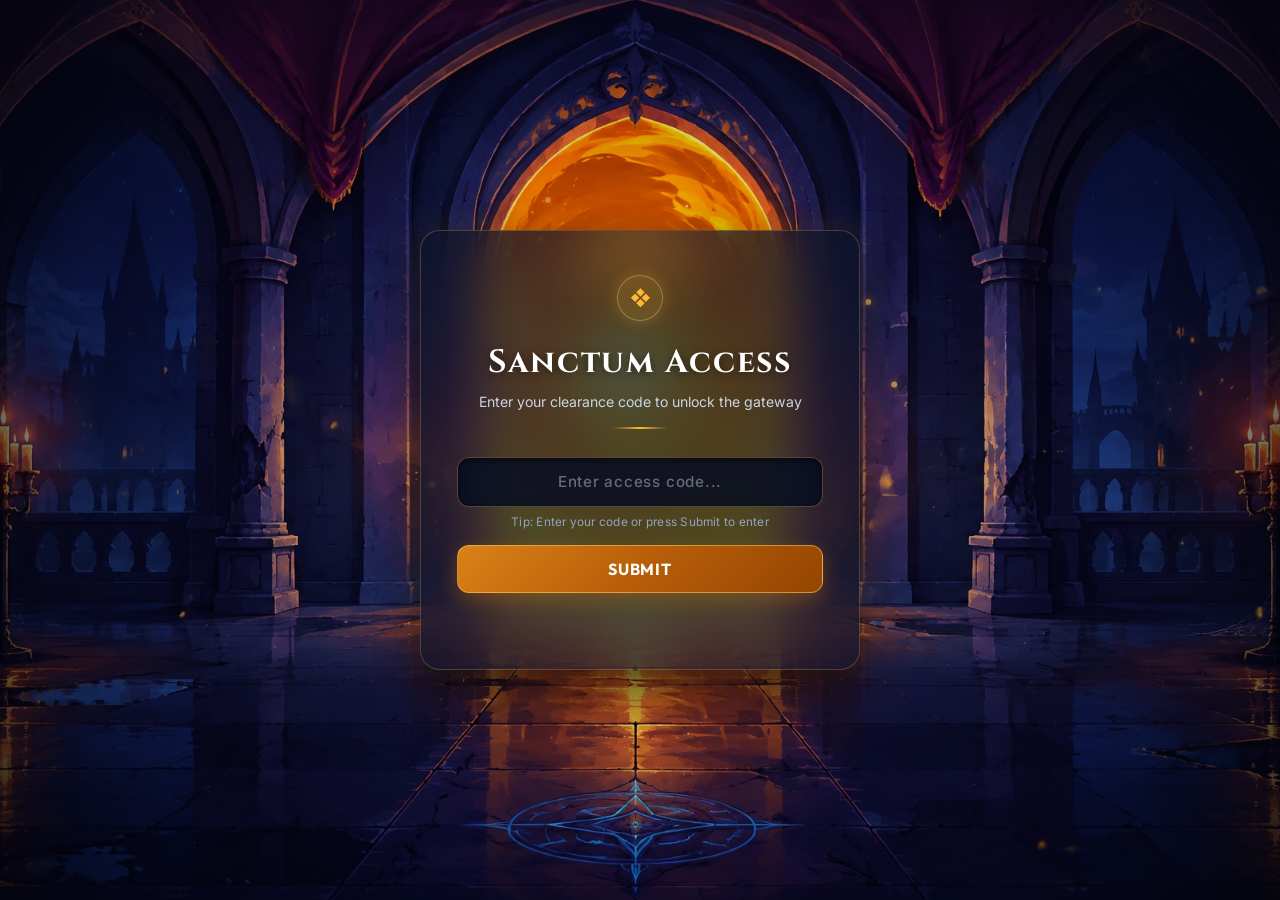
<file: dashboard.html>
<!DOCTYPE html>
<html lang="en">
<head>
  <meta charset="UTF-8" />
  <meta name="viewport" content="width=device-width, initial-scale=1.0" />
  <title>Cybersecurity Classes — Sanctum Chamber</title>
  <link rel="preconnect" href="https://fonts.googleapis.com" />
  <link rel="preconnect" href="https://fonts.gstatic.com" crossorigin />
  <link href="https://fonts.googleapis.com/css2?family=Cinzel:wght@500;700;900&family=Inter:ital,wght@0,300;0,400;0,500;0,600;0,700;1,400;1,600&family=Outfit:wght@400;500;600;700;800&display=swap" rel="stylesheet" />
  <link rel="stylesheet" href="style.css" />
  <script>
    // Instant Auth Guard & Pre-Paint Celestial Warp Stabilization
    (function() {
      try {
        if (sessionStorage.getItem('sanctumAuth') !== 'true') {
          window.location.replace('index.html#login');
          return;
        }
      } catch (e) {
        window.location.replace('index.html#login');
        return;
      }
      try {
        if (sessionStorage.getItem('portalWarpArrival') === 'true') {
          document.documentElement.classList.add('portal-warp-active');
        }
      } catch (e) {}
    })();
  </script>
</head>
<body class="dashboard-standalone-body">

  <!-- Climax Celestial Warp Radiance Bloom Overlay -->
  <div class="warp-flash" id="dashboardWarpFlash"></div>

  <!-- Page 3 Main Standalone Chamber Container -->
  <section class="screen-view active" id="pageDashboard">
    <!-- Ambient Starfield & Vortex Canvas -->
    <div class="emberkeep-bg">
      <div class="stars-layer"></div>
      <div class="sanctum-ambient-vortex"></div>
      <canvas id="cavernParticlesCanvas"></canvas>
    </div>

    <!-- Minimalist Top Navigation -->
    <nav class="emberkeep-nav">
      <div class="nav-left">
        <div class="nav-logo-circle" aria-hidden="true">
          <span class="sigil-inner">✦</span>
        </div>
        <span class="nav-event-title" id="navEventTitle">Cybersecurity Classes</span>
      </div>

      <div class="nav-right">
        <!-- SFX Toggle Button -->
        <button class="nav-sfx-btn" id="navSoundToggleBtn" title="Toggle Sound FX" aria-label="Toggle Sound Effects">
          <svg class="sfx-icon-on" viewBox="0 0 24 24" width="16" height="16" fill="none" stroke="currentColor" stroke-width="2">
            <polygon points="11 5 6 9 2 9 2 15 6 15 11 19 11 5"></polygon>
            <path d="M19.07 4.93a10 10 0 0 1 0 14.14M15.54 8.46a5 5 0 0 1 0 7.07"></path>
          </svg>
          <svg class="sfx-icon-off hidden" viewBox="0 0 24 24" width="16" height="16" fill="none" stroke="currentColor" stroke-width="2">
            <polygon points="11 5 6 9 2 9 2 15 6 15 11 19 11 5"></polygon>
            <line x1="23" y1="9" x2="17" y2="15"></line>
            <line x1="17" y1="9" x2="23" y2="15"></line>
          </svg>
          <span class="nav-sfx-label" id="navSfxLabel">SFX: ON</span>
        </button>

        <!-- Adventurer Profile Button with Logout Dropdown -->
        <div class="profile-menu-container">
          <button class="nav-avatar-btn" id="avatarBtn" title="Adventurer Profile" aria-label="Open Adventurer Profile" aria-expanded="false">
            <img src="user_avatar.png" class="nav-avatar-img" alt="Adventurer" />
            <div class="user-badge-online"></div>
          </button>

          <!-- Profile Dropdown Popup -->
          <div class="profile-dropdown" id="profileDropdown" aria-hidden="true">
            <div class="dropdown-header">
              <img src="user_avatar.png" class="dropdown-avatar-img" alt="User Avatar" />
              <div class="dropdown-user-info">
                <span class="dropdown-name">Adventurer</span>
                <span class="dropdown-role">Term IV Initiate</span>
              </div>
            </div>
            <div class="dropdown-divider"></div>
            <button type="button" class="dropdown-logout-btn" id="btnLogout" aria-label="Logout">
              <svg viewBox="0 0 24 24" width="16" height="16" fill="none" stroke="currentColor" stroke-width="2">
                <path d="M9 21H5a2 2 0 0 1-2-2V5a2 2 0 0 1 2-2h4"></path>
                <polyline points="16 17 21 12 16 7"></polyline>
                <line x1="21" y1="12" x2="9" y2="12"></line>
              </svg>
              <span>Logout</span>
            </button>
          </div>
        </div>
      </div>
    </nav>

    <!-- Main Content Area: Centered Introduction & Single Medieval Dungeon Gate -->
    <main class="dashboard-center-stage">
      <!-- Introduction Button -->
      <div class="intro-action-container">
        <button class="btn-introduction" id="btnIntroduction" aria-label="Open Introduction">
          <span class="btn-intro-aura"></span>
          <span class="btn-intro-shimmer"></span>
          <span class="btn-intro-sparkle">✦</span>
          <span class="btn-intro-text">Introduction</span>
          <span class="btn-intro-arrow">
            <svg viewBox="0 0 24 24" width="16" height="16" fill="none" stroke="currentColor" stroke-width="2.5">
              <polyline points="9 18 15 12 9 6"></polyline>
            </svg>
          </span>
        </button>
        <p class="intro-status-caption" id="introNotice">Complete all 9 challenges in the Introduction module to unlock the dungeon gate.</p>
      </div>

      <!-- Single Handcrafted Medieval Stone Arch Wooden Gate -->
      <div class="single-dungeon-gate-wrap" id="dungeonGateWrap">
        <!-- Master SVG Definitions for Crisp Vector Gate -->
        <svg class="svg-defs-only" aria-hidden="true" style="position: absolute; width: 0; height: 0; overflow: hidden;">
          <defs id="sharedGateDefs">
            <radialGradient id="gfShadow" cx="50%" cy="50%" rx="50%" ry="50%">
              <stop offset="0%" stop-color="#02040a" stop-opacity="0.95" />
              <stop offset="65%" stop-color="#02040a" stop-opacity="0.4" />
              <stop offset="100%" stop-color="#080e22" stop-opacity="0" />
            </radialGradient>

            <radialGradient id="gfSpill" cx="50%" cy="35%" rx="50%" ry="50%">
              <stop offset="0%" stop-color="#ffb833" stop-opacity="0.65" />
              <stop offset="50%" stop-color="#d96800" stop-opacity="0.25" />
              <stop offset="100%" stop-color="#080e22" stop-opacity="0" />
            </radialGradient>

            <linearGradient id="stTop" x1="0%" y1="0%" x2="0%" y2="100%">
              <stop offset="0%" stop-color="#d4d9de" />
              <stop offset="35%" stop-color="#b6bcc2" />
              <stop offset="80%" stop-color="#8d959c" />
              <stop offset="100%" stop-color="#70787f" />
            </linearGradient>

            <linearGradient id="stSide" x1="0%" y1="0%" x2="100%" y2="100%">
              <stop offset="0%" stop-color="#c1c7cc" />
              <stop offset="45%" stop-color="#939aa1" />
              <stop offset="100%" stop-color="#646b72" />
            </linearGradient>

            <linearGradient id="wdPlankA" x1="0%" y1="0%" x2="100%" y2="0%">
              <stop offset="0%" stop-color="#804a1f" />
              <stop offset="25%" stop-color="#a46931" />
              <stop offset="75%" stop-color="#b67a3f" />
              <stop offset="100%" stop-color="#723f18" />
            </linearGradient>

            <linearGradient id="wdPlankB" x1="0%" y1="0%" x2="100%" y2="0%">
              <stop offset="0%" stop-color="#693710" />
              <stop offset="25%" stop-color="#965c27" />
              <stop offset="70%" stop-color="#a86d34" />
              <stop offset="100%" stop-color="#5f2e0b" />
            </linearGradient>

            <linearGradient id="irMetal" x1="0%" y1="0%" x2="0%" y2="100%">
              <stop offset="0%" stop-color="#948580" />
              <stop offset="25%" stop-color="#70625d" />
              <stop offset="65%" stop-color="#4d403d" />
              <stop offset="100%" stop-color="#2d2220" />
            </linearGradient>

            <linearGradient id="irRidge" x1="0%" y1="0%" x2="100%" y2="0%">
              <stop offset="0%" stop-color="#e8dedb" stop-opacity="0.9" />
              <stop offset="50%" stop-color="#988985" stop-opacity="0.6" />
              <stop offset="100%" stop-color="#362927" stop-opacity="0.3" />
            </linearGradient>

            <radialGradient id="portalBurst" cx="50%" cy="50%" r="50%">
              <stop offset="0%" stop-color="#ffffff" />
              <stop offset="20%" stop-color="#fff0b8" />
              <stop offset="50%" stop-color="#ffaa1d" />
              <stop offset="85%" stop-color="#c44e00" />
              <stop offset="100%" stop-color="#1e0c02" />
            </radialGradient>

            <filter id="shDrop" x="-20%" y="-20%" width="140%" height="140%">
              <feDropShadow dx="0" dy="8" stdDeviation="6" flood-color="#000" flood-opacity="0.65" />
            </filter>

            <!-- Master Door Leaf -->
            <g id="doorLeafShape" filter="url(#shDrop)">
              <path d="M 89 284 L 89 138 C 89 76, 231 76, 231 138 L 231 284 Z" fill="#241308" />
              <!-- Planks -->
              <path d="M 90 284 L 90 142 C 90 114, 103 96, 113 88 L 113 284 Z" fill="url(#wdPlankA)" stroke="#2b1407" stroke-width="1.2" />
              <path d="M 101 104 C 99 150, 103 215, 100 284" fill="none" stroke="#44200a" stroke-width="1.2" opacity="0.65" />
              <path d="M 95 155 C 97 180, 96 215, 95 255" fill="none" stroke="#d48f4b" stroke-width="0.9" opacity="0.5" />

              <path d="M 113 284 L 113 88 C 124 80, 133 76, 140 74 L 140 284 Z" fill="url(#wdPlankB)" stroke="#2b1407" stroke-width="1.2" />
              <path d="M 126 82 C 124 135, 128 200, 125 284" fill="none" stroke="#44200a" stroke-width="1.4" opacity="0.7" />
              <path d="M 132 115 C 134 140, 133 165, 131 190" fill="none" stroke="#d48f4b" stroke-width="0.9" opacity="0.55" />

              <path d="M 140 284 L 140 74 C 147 72, 153 72, 160 72 L 160 284 Z" fill="url(#wdPlankA)" stroke="#2b1407" stroke-width="1.2" />
              <path d="M 151 72 C 149 125, 153 205, 150 284" fill="none" stroke="#44200a" stroke-width="1.4" opacity="0.75" />
              <path d="M 144 135 C 146 165, 145 205, 143 245" fill="none" stroke="#d48f4b" stroke-width="1" opacity="0.55" />

              <path d="M 160 284 L 160 72 C 167 72, 176 74, 184 76 L 184 284 Z" fill="url(#wdPlankB)" stroke="#2b1407" stroke-width="1.2" />
              <path d="M 172 75 C 174 130, 170 200, 173 284" fill="none" stroke="#44200a" stroke-width="1.4" opacity="0.7" />
              <path d="M 178 120 C 180 150, 179 180, 177 210" fill="none" stroke="#d48f4b" stroke-width="0.9" opacity="0.5" />

              <path d="M 184 284 L 184 76 C 195 81, 204 88, 211 96 L 211 284 Z" fill="url(#wdPlankA)" stroke="#2b1407" stroke-width="1.2" />
              <path d="M 197 88 C 199 140, 195 205, 198 284" fill="none" stroke="#44200a" stroke-width="1.4" opacity="0.7" />
              <path d="M 203 130 C 204 160, 203 195, 202 230" fill="none" stroke="#d48f4b" stroke-width="0.9" opacity="0.5" />

              <path d="M 211 284 L 211 96 C 221 106, 230 124, 230 142 L 230 284 Z" fill="url(#wdPlankB)" stroke="#2b1407" stroke-width="1.2" />
              <path d="M 221 112 C 223 160, 220 225, 222 284" fill="none" stroke="#44200a" stroke-width="1.2" opacity="0.65" />
              <path d="M 226 145 C 225 175, 226 210, 225 245" fill="none" stroke="#d48f4b" stroke-width="0.9" opacity="0.5" />

              <path d="M 90 142 C 90 76, 230 76, 230 142 C 225 100, 95 100, 90 142 Z" fill="#120904" opacity="0.45" />

              <!-- Top Hinge -->
              <g>
                <path d="M 83 154 L 110 158 L 110 180 L 83 184 Z" fill="url(#irMetal)" stroke="#1a1412" stroke-width="1.5" />
                <path d="M 84 155 L 109 159" stroke="url(#irRidge)" stroke-width="1.6" fill="none" />
                <circle cx="96" cy="169" r="3" fill="#1a1412" /><circle cx="95.5" cy="168.5" r="1.8" fill="#887a75" />
                <path d="M 106 159 L 195 161 L 210 153 L 225 169 L 210 185 L 195 177 L 106 179 Z" fill="url(#irMetal)" stroke="#1a1412" stroke-width="1.5" stroke-linejoin="round" />
                <path d="M 107 169 L 196 169 L 224 169" stroke="url(#irRidge)" stroke-width="2.2" fill="none" stroke-linecap="round" />
                <path d="M 107 160 L 195 162 L 210 154 L 224 169" stroke="#ded4d1" stroke-width="1.1" fill="none" opacity="0.75" />
                <path d="M 107 178 L 195 176 L 210 184 L 224 169" stroke="#120d0c" stroke-width="1.4" fill="none" />
                <circle cx="132" cy="169" r="2.8" fill="#1a1412" /><circle cx="131.5" cy="168.5" r="1.7" fill="#887a75" />
                <circle cx="174" cy="169" r="2.8" fill="#1a1412" /><circle cx="173.5" cy="168.5" r="1.7" fill="#887a75" />
                <circle cx="208" cy="169" r="2.4" fill="#1a1412" /><circle cx="207.5" cy="168.5" r="1.5" fill="#887a75" />
              </g>

              <!-- Bottom Hinge -->
              <g>
                <path d="M 83 234 L 110 238 L 110 260 L 83 264 Z" fill="url(#irMetal)" stroke="#1a1412" stroke-width="1.5" />
                <path d="M 84 235 L 109 239" stroke="url(#irRidge)" stroke-width="1.6" fill="none" />
                <circle cx="96" cy="249" r="3" fill="#1a1412" /><circle cx="95.5" cy="248.5" r="1.8" fill="#887a75" />
                <path d="M 106 239 L 195 241 L 210 233 L 225 249 L 210 265 L 195 257 L 106 259 Z" fill="url(#irMetal)" stroke="#1a1412" stroke-width="1.5" stroke-linejoin="round" />
                <path d="M 107 249 L 196 249 L 224 249" stroke="url(#irRidge)" stroke-width="2.2" fill="none" stroke-linecap="round" />
                <path d="M 107 240 L 195 242 L 210 234 L 224 249" stroke="#ded4d1" stroke-width="1.1" fill="none" opacity="0.75" />
                <path d="M 107 258 L 195 256 L 210 264 L 224 249" stroke="#120d0c" stroke-width="1.4" fill="none" />
                <circle cx="132" cy="249" r="2.8" fill="#1a1412" /><circle cx="131.5" cy="248.5" r="1.7" fill="#887a75" />
                <circle cx="174" cy="249" r="2.8" fill="#1a1412" /><circle cx="173.5" cy="248.5" r="1.7" fill="#887a75" />
                <circle cx="208" cy="249" r="2.4" fill="#1a1412" /><circle cx="207.5" cy="248.5" r="1.5" fill="#887a75" />
              </g>

              <!-- Ring Knocker -->
              <g>
                <rect x="204" y="196" width="18" height="26" rx="3.5" fill="#251c1a" stroke="#140f0e" stroke-width="1.2" />
                <rect x="205" y="197" width="16" height="24" rx="2.5" fill="url(#irMetal)" />
                <path d="M 205 197 L 221 197" stroke="#e0d7d4" stroke-width="1" fill="none" opacity="0.7" />
                <rect x="208" y="200" width="10" height="7" rx="2" fill="#16100f" />
                <path d="M 213 205 C 205 205, 203 213, 203 220 C 203 229, 209 233, 213 233 C 217 233, 223 229, 223 220 C 223 213, 221 205, 213 205 Z" fill="none" stroke="#16100f" stroke-width="5.5" />
                <path d="M 213 205 C 205 205, 203 213, 203 220 C 203 229, 209 233, 213 233 C 217 233, 223 229, 223 220 C 223 213, 221 205, 213 205 Z" fill="none" stroke="url(#irMetal)" stroke-width="3.5" />
                <path d="M 204 215 C 204 208, 210 207, 213 207" fill="none" stroke="#ded4d1" stroke-width="1.2" opacity="0.85" />
              </g>
            </g>

            <!-- Master Stone Arch Template -->
            <g id="stoneArchShape">
              <!-- Plinths -->
              <path d="M 44 286 L 98 286 L 96 254 L 46 254 Z" fill="url(#stSide)" stroke="#262a2e" stroke-width="2" stroke-linejoin="round" />
              <path d="M 46 254 L 96 254" stroke="#eef2f5" stroke-width="2.4" fill="none" />
              <path d="M 46 254 L 44 286" stroke="#eef2f5" stroke-width="2" fill="none" />
              <path d="M 72 256 L 68 268 L 74 278" stroke="#383d42" stroke-width="1.2" fill="none" opacity="0.7" />

              <path d="M 222 286 L 276 286 L 274 254 L 224 254 Z" fill="url(#stSide)" stroke="#262a2e" stroke-width="2" stroke-linejoin="round" />
              <path d="M 224 254 L 274 254" stroke="#eef2f5" stroke-width="2.4" fill="none" />
              <path d="M 224 254 L 222 286" stroke="#eef2f5" stroke-width="1.8" fill="none" />
              <path d="M 252 256 L 248 266 L 254 278" stroke="#383d42" stroke-width="1.2" fill="none" opacity="0.7" />

              <!-- Columns Lower -->
              <path d="M 48 254 L 94 254 L 94 202 L 49 202 Z" fill="url(#stTop)" stroke="#262a2e" stroke-width="2" stroke-linejoin="round" />
              <path d="M 49 202 L 94 202" stroke="#f2f5f8" stroke-width="2.4" fill="none" />
              <path d="M 49 202 L 48 254" stroke="#f2f5f8" stroke-width="2" fill="none" />
              <path d="M 64 205 L 68 222 L 62 234" stroke="#444b52" stroke-width="1.3" fill="none" opacity="0.65" />

              <path d="M 226 254 L 272 254 L 271 202 L 226 202 Z" fill="url(#stTop)" stroke="#262a2e" stroke-width="2" stroke-linejoin="round" />
              <path d="M 226 202 L 271 202" stroke="#f2f5f8" stroke-width="2.4" fill="none" />
              <path d="M 226 202 L 226 254" stroke="#f2f5f8" stroke-width="1.8" fill="none" />
              <path d="M 252 205 L 248 224 L 253 236" stroke="#444b52" stroke-width="1.3" fill="none" opacity="0.65" />

              <!-- Impost Blocks -->
              <path d="M 44 202 L 98 202 L 96 170 L 46 170 Z" fill="url(#stSide)" stroke="#262a2e" stroke-width="2" stroke-linejoin="round" />
              <path d="M 46 170 L 96 170" stroke="#f2f5f8" stroke-width="2.4" fill="none" />
              <path d="M 46 170 L 44 202" stroke="#f2f5f8" stroke-width="2" fill="none" />
              <path d="M 76 172 L 72 188" stroke="#444b52" stroke-width="1.2" fill="none" opacity="0.65" />

              <path d="M 222 202 L 276 202 L 274 170 L 224 170 Z" fill="url(#stSide)" stroke="#262a2e" stroke-width="2" stroke-linejoin="round" />
              <path d="M 224 170 L 274 170" stroke="#f2f5f8" stroke-width="2.4" fill="none" />
              <path d="M 224 170 L 222 202" stroke="#f2f5f8" stroke-width="1.8" fill="none" />
              <path d="M 244 172 L 249 188" stroke="#444b52" stroke-width="1.2" fill="none" opacity="0.65" />

              <!-- Voussoirs 1 -->
              <path d="M 49 170 L 94 170 L 100 128 L 53 124 Z" fill="url(#stTop)" stroke="#262a2e" stroke-width="2" stroke-linejoin="round" />
              <path d="M 53 124 L 100 128" stroke="#f2f5f8" stroke-width="2.4" fill="none" />
              <path d="M 53 124 L 49 170" stroke="#f2f5f8" stroke-width="2" fill="none" />
              <path d="M 75 130 L 71 150" stroke="#444b52" stroke-width="1.2" fill="none" opacity="0.6" />

              <path d="M 226 170 L 271 170 L 267 124 L 220 128 Z" fill="url(#stTop)" stroke="#262a2e" stroke-width="2" stroke-linejoin="round" />
              <path d="M 220 128 L 267 124" stroke="#f2f5f8" stroke-width="2.4" fill="none" />
              <path d="M 220 128 L 226 170" stroke="#f2f5f8" stroke-width="1.8" fill="none" />
              <path d="M 245 130 L 249 150" stroke="#444b52" stroke-width="1.2" fill="none" opacity="0.6" />

              <!-- Voussoirs 2 -->
              <path d="M 48 123 L 102 128 L 126 82 L 81 68 Z" fill="url(#stSide)" stroke="#262a2e" stroke-width="2" stroke-linejoin="round" />
              <path d="M 81 68 L 126 82" stroke="#f2f5f8" stroke-width="2.4" fill="none" />
              <path d="M 81 68 L 48 123" stroke="#f2f5f8" stroke-width="2.2" fill="none" />
              <path d="M 82 88 L 96 100" stroke="#444b52" stroke-width="1.3" fill="none" opacity="0.65" />

              <path d="M 272 123 L 218 128 L 194 82 L 239 68 Z" fill="url(#stSide)" stroke="#262a2e" stroke-width="2" stroke-linejoin="round" />
              <path d="M 239 68 L 194 82" stroke="#f2f5f8" stroke-width="2.4" fill="none" />
              <path d="M 194 82 L 218 128" stroke="#f2f5f8" stroke-width="1.8" fill="none" />
              <path d="M 238 88 L 224 100" stroke="#444b52" stroke-width="1.3" fill="none" opacity="0.65" />

              <!-- Voussoirs 3 -->
              <path d="M 79 67 L 128 82 L 146 52 L 115 32 Z" fill="url(#stTop)" stroke="#262a2e" stroke-width="2" stroke-linejoin="round" />
              <path d="M 115 32 L 146 52" stroke="#f2f5f8" stroke-width="2.4" fill="none" />
              <path d="M 115 32 L 79 67" stroke="#f2f5f8" stroke-width="2.2" fill="none" />
              <path d="M 110 52 L 122 66" stroke="#444b52" stroke-width="1.2" fill="none" opacity="0.6" />

              <path d="M 241 67 L 192 82 L 174 52 L 205 32 Z" fill="url(#stTop)" stroke="#262a2e" stroke-width="2" stroke-linejoin="round" />
              <path d="M 205 32 L 174 52" stroke="#f2f5f8" stroke-width="2.4" fill="none" />
              <path d="M 174 52 L 192 82" stroke="#f2f5f8" stroke-width="1.8" fill="none" />
              <path d="M 210 52 L 198 66" stroke="#444b52" stroke-width="1.2" fill="none" opacity="0.6" />

              <!-- Keystone -->
              <path d="M 134 22 L 186 22 L 174 65 L 146 65 Z" fill="url(#stSide)" stroke="#262a2e" stroke-width="2.2" stroke-linejoin="round" />
              <path d="M 134 22 L 186 22" stroke="#ffffff" stroke-width="2.8" fill="none" />
              <path d="M 134 22 L 146 65" stroke="#ffffff" stroke-width="2.2" fill="none" />
              <path d="M 186 22 L 174 65 L 146 65" stroke="#181c1e" stroke-width="2.2" fill="none" />
              <path d="M 142 28 L 178 28 L 168 56 L 152 56 Z" fill="url(#stTop)" stroke="#383f46" stroke-width="1.2" />
              <path d="M 160 30 L 158 44 L 162 52" stroke="#24282c" stroke-width="1.4" fill="none" opacity="0.75" />
            </g>
          </defs>
        </svg>

        <!-- The Dungeon Gate Component -->
        <button class="dungeon-gate-trigger locked" id="mainGateBtn" aria-label="Medieval Dungeon Gate (Locked)">
          <svg class="dungeon-gate-svg" viewBox="0 0 320 320" preserveAspectRatio="xMidYMid meet">
            <ellipse class="gate-ground-shadow" cx="160" cy="292" rx="146" ry="18" fill="url(#gfShadow)" />
            <ellipse class="gate-ground-spill" cx="160" cy="293" rx="82" ry="11" fill="url(#gfSpill)" />
            
            <!-- Doorway Interior Backing -->
            <path d="M 88 284 L 88 140 C 88 72, 232 72, 232 140 L 232 284 Z" fill="#0d0a12" />
            <path class="portal-inner-light" d="M 94 284 L 94 142 C 94 82, 226 82, 226 142 L 226 284 Z" fill="url(#portalBurst)" opacity="0.35" />
            <ellipse class="portal-ray-core" cx="160" cy="180" rx="32" ry="46" fill="#ffffff" opacity="0" filter="blur(6px)" />

            <!-- Door Leaf (Rotates open in 3D when unlocked) -->
            <g class="door-leaf">
              <use href="#doorLeafShape" />
            </g>

            <!-- Stone Archway Structure -->
            <use href="#stoneArchShape" />
            <text class="keystone-sigil" id="keystoneSigil" x="160" y="47" font-size="13" fill="#ffb833" text-anchor="middle" font-weight="bold">✦</text>
          </svg>

          <!-- Runic Padlock / Chain Seal (Visible when locked) -->
          <div class="gate-lock-seal" id="gateLockSeal" aria-hidden="true">
            <div class="lock-seal-icon">
              <svg viewBox="0 0 24 24" width="22" height="22" fill="none" stroke="currentColor" stroke-width="2">
                <rect x="3" y="11" width="18" height="11" rx="2" ry="2"></rect>
                <path d="M7 11V7a5 5 0 0 1 10 0v4"></path>
              </svg>
            </div>
            <span class="lock-seal-label">SEALED GATE</span>
          </div>

          <!-- Gate Status Pill -->
          <div class="gate-indicator" id="gateIndicator">
            <span class="gate-status-dot" id="gateStatusDot"></span>
            <span class="gate-title-badge" id="gateTitleBadge">LOCKED</span>
          </div>
        </button>
      </div>
    </main>
  </section>

  <!-- Dedicated Page 3 Application Logic -->
  <script src="dashboard.js"></script>
</body>
</html>
</file>
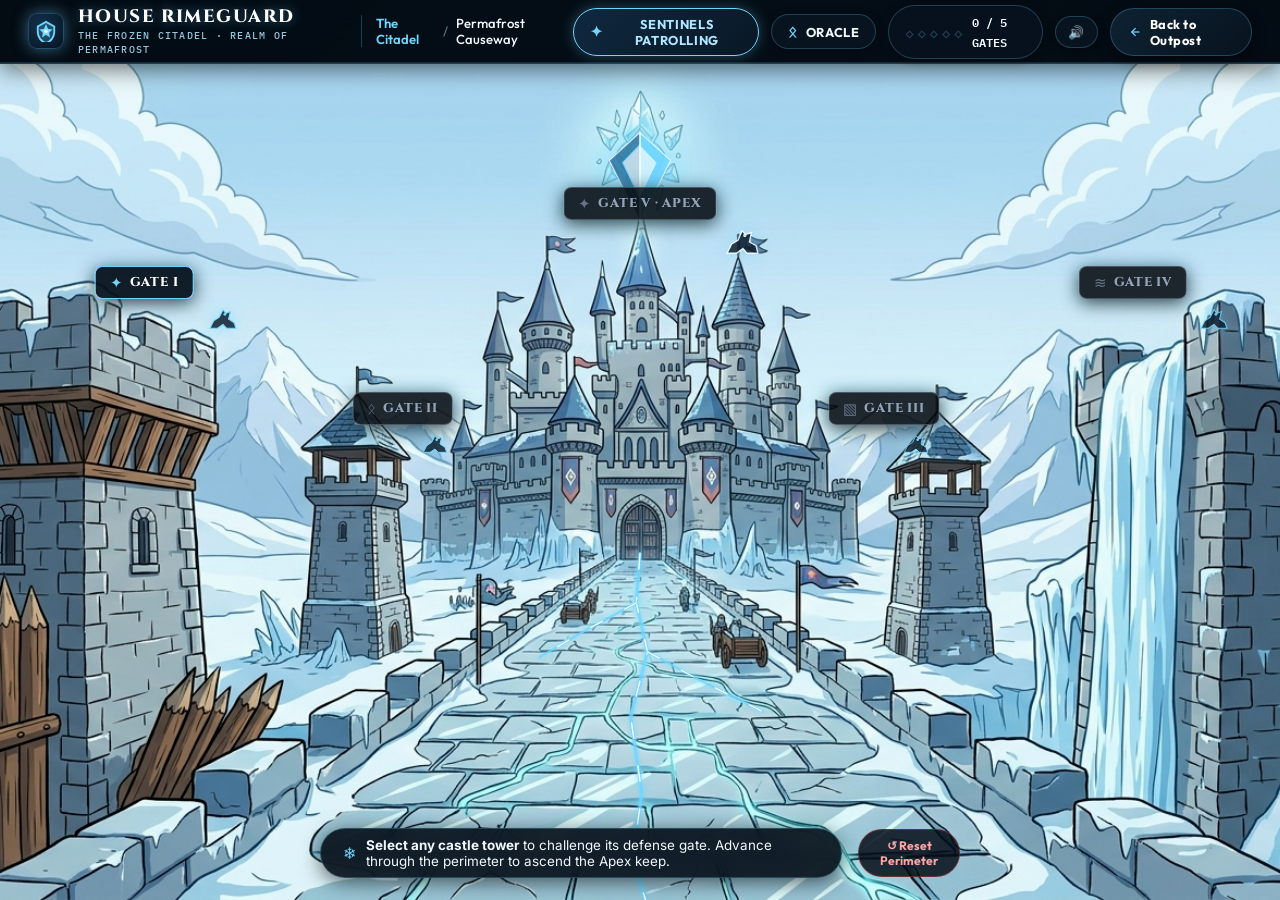
<file: rimeguard.html>
<!DOCTYPE html>
<html lang="en">
<head>
  <meta charset="UTF-8" />
  <meta name="viewport" content="width=device-width, initial-scale=1.0" />
  <title>House Rimeguard — The Frozen Citadel</title>
  
  <!-- Matching Introduction Module Typography & Design Tokens -->
  <link rel="preconnect" href="https://fonts.googleapis.com" />
  <link rel="preconnect" href="https://fonts.gstatic.com" crossorigin />
  <link href="https://fonts.googleapis.com/css2?family=Cinzel:wght@600;700;800;900&family=IBM+Plex+Mono:wght@400;500;600&family=Inter:wght@400;500;600;700&family=Outfit:wght@500;600;700;800&display=swap" rel="stylesheet" />
  
  <link rel="stylesheet" href="rimeguard.css" />

  <script>
    // Sanctum Auth Guard (Consistent with Intro Module)
    (function() {
      try {
        if (sessionStorage.getItem('sanctumAuth') !== 'true') {
          sessionStorage.setItem('sanctumAuth', 'true');
        }
      } catch (e) {}
    })();
  </script>
</head>
<body>

  <!-- ========================================================================= -->
  <!-- ATMOSPHERIC FROST ENVIRONMENT BACKDROP                                    -->
  <!-- ========================================================================= -->
  <div class="frost-backdrop">
    <div class="frost-sky"></div>
    <div class="frost-mist-layer"></div>
    <div class="frost-mist-layer-2"></div>
    <canvas id="snowCanvas"></canvas>
  </div>

  <!-- ========================================================================= -->
  <!-- TOP NAVIGATION BAR (Strict Match to User Reference & Intro Module)       -->
  <!-- ========================================================================= -->
  <nav class="sanctum-topbar">
    <div class="topbar-left">
      <div class="topbar-sigil" title="House Rimeguard Crest">
        <svg viewBox="0 0 24 24" width="22" height="22" fill="none" stroke="currentColor" stroke-width="2">
          <path d="M12 2L3 7v6c0 5.55 3.84 10.74 9 12 5.16-1.26 9-6.45 9-12V7l-9-5z" fill="rgba(111,214,255,0.2)"/>
          <polygon points="12,7 13.5,10.5 17,11 14.5,13.5 15,17 12,15 9,17 9.5,13.5 7,11 10.5,10.5" fill="#f2fbff"/>
        </svg>
      </div>
      <div class="topbar-brand">
        <div class="topbar-title">HOUSE RIMEGUARD</div>
        <div class="topbar-subtitle">THE FROZEN CITADEL · REALM OF PERMAFROST</div>
      </div>
      <div class="topbar-crumbs">
        <a onclick="goScreen('dashboard')">The Citadel</a>
        <span class="crumb-sep">/</span>
        <span id="navCrumbScene">Permafrost Causeway</span>
      </div>
    </div>

    <div class="topbar-right">
      <!-- Sentinels Toggle Pill -->
      <button type="button" class="btn-topbar-action active" id="sentinelToggleBtn" title="Toggle Sentinel Patrol">
        <span class="action-icon">✦</span>
        <span id="sentinelToggleText">SENTINELS PATROLLING</span>
      </button>

      <!-- Oracle Dialogue Pill -->
      <button type="button" class="btn-topbar-action" id="oracleToggleBtn" title="Consult the Ice-Bound Oracle">
        <span class="action-icon">ᛟ</span>
        <span>ORACLE</span>
      </button>

      <!-- Gate Progress Diamond Indicator (From User Screenshot) -->
      <div class="gate-progress-capsule" id="gateProgressCapsule" title="Perimeter Gate Clearance">
        <div class="gate-diamond-row" id="gateDiamondRow">
          <span class="gate-diamond active" id="dia-1">◆</span>
          <span class="gate-diamond" id="dia-2">◇</span>
          <span class="gate-diamond" id="dia-3">◇</span>
          <span class="gate-diamond" id="dia-4">◇</span>
          <span class="gate-diamond" id="dia-5">◇</span>
        </div>
        <span id="gateProgressText">1 / 5 GATES</span>
      </div>

      <!-- Audio Toggle -->
      <button type="button" class="btn-topbar-action icon-only" id="audioToggleBtn" title="Toggle Ambience & SFX">
        <span id="audioIcon">🔊</span>
      </button>

      <!-- Back to Canopy Outpost -->
      <a href="introduction-module/index.html" class="btn-return-dashboard" title="Return to Woodland Canopy Outpost">
        <svg viewBox="0 0 24 24" width="16" height="16" fill="none" stroke="currentColor" stroke-width="2.3">
          <line x1="19" y1="12" x2="5" y2="12"></line>
          <polyline points="12 19 5 12 12 5"></polyline>
        </svg>
        <span>Back to Outpost</span>
      </a>
    </div>
  </nav>

  <!-- ========================================================================= -->
  <!-- MAIN VIEW CONTENT CONTAINER                                               -->
  <!-- ========================================================================= -->
  <main class="module-content-wrapper">

    <!-- ===================================================================== -->
    <!-- SCREEN 1: CITADEL SCENE HUB — CASTLE TOWERS ARE THE BUTTONS           -->
    <!-- (Strictly matches media_1790278306349.jpg)                            -->
    <!-- ===================================================================== -->
    <section class="screen-view active" id="screen-dashboard">
      <div class="citadel-viewport-hub">
        
        <!-- Base Illustrated Citadel Scene -->
        <div class="citadel-stage-canvas">
          <img src="rimeguard_fortress_scene.jpg" alt="House Rimeguard Frozen Citadel" class="citadel-scene-img" id="citadelSceneImg" />
          
          <!-- Animated Aurora Borealis Sky Ribbon -->
          <div class="citadel-aurora-ribbon"></div>

          <!-- Glowing Cyan Data Fissures on Causeway Pavers -->
          <svg class="bridge-fissures-svg" viewBox="0 0 1376 768" preserveAspectRatio="none">
            <defs>
              <filter id="cyanGlow" x="-20%" y="-20%" width="140%" height="140%">
                <feGaussianBlur stdDeviation="3" result="blur" />
                <feMerge>
                  <feMergeNode in="blur" />
                  <feMergeNode in="SourceGraphic" />
                </feMerge>
              </filter>
            </defs>
            <!-- Center Data Stream running down the stone bridge -->
            <path class="fissure-glow" d="M 688 450 L 684 495 L 696 540 L 678 600 L 690 670 L 680 730 L 694 768" filter="url(#cyanGlow)" />
            <path class="fissure-core" d="M 688 450 L 684 495 L 696 540 L 678 600 L 690 670 L 680 730 L 694 768" />
            
            <!-- Left Data Branch -->
            <path class="fissure-glow branch" d="M 684 495 L 630 520 L 580 545" filter="url(#cyanGlow)" />
            <path class="fissure-core branch" d="M 684 495 L 630 520 L 580 545" />

            <!-- Right Data Branch -->
            <path class="fissure-glow branch" d="M 696 540 L 750 565 L 820 595" filter="url(#cyanGlow)" />
            <path class="fissure-core branch" d="M 696 540 L 750 565 L 820 595" />
          </svg>

          <!-- Apex Rotating Ice-Core Crystal Landmark (Visible from Citadel) -->
          <div class="apex-ice-core-wrapper">
            <div class="ice-core-orbit">
              <div class="ice-core-corona"></div>
              <div class="ice-core-crystal">
                <svg viewBox="0 0 100 130" width="100%" height="100%">
                  <polygon points="50,4 92,42 50,126 8,42" fill="rgba(111, 214, 255, 0.45)" stroke="#f2fbff" stroke-width="2" />
                  <polygon points="50,4 50,126 92,42" fill="rgba(111, 214, 255, 0.75)" />
                  <polygon points="50,4 50,126 8,42" fill="rgba(16, 75, 120, 0.6)" />
                  <polygon points="50,20 74,45 50,95 26,45" fill="rgba(242, 251, 255, 0.7)" stroke="#6fd6ff" stroke-width="1.5" />
                  <line x1="50" y1="4" x2="50" y2="126" stroke="#ffffff" stroke-width="2" />
                </svg>
              </div>
            </div>
          </div>

          <!-- =============================================================== -->
          <!-- 5 CASTLE TOWER BUTTONS (Interactive Targets on the Towers)       -->
          <!-- =============================================================== -->

          <!-- TOWER 1: Far Left Bastion (Gate I: Glacial Gatekeeper) -->
          <div class="castle-tower-btn tower-1" id="tower-btn-1" onclick="handleTowerClick(1)" role="button" tabindex="0" aria-label="Gate I: The Glacial Gatekeeper">
            <!-- Tower Frost Aura on Hover -->
            <div class="tower-frost-aura"></div>
            
            <!-- Hanging Heraldic Banner on Parapet -->
            <div class="tower-banner-flag">
              <div class="flag-crest">✦</div>
              <div class="flag-label">GATE I</div>
            </div>

            <!-- Perched Frost-Wolf Sentinel -->
            <div class="tower-sentinel-wolf" title="Frost-Wolf Sentinel on Watch">
              <svg viewBox="0 0 36 28" width="34" height="26">
                <path d="M 4 24 L 8 16 L 14 12 L 18 4 L 21 8 L 26 6 L 24 14 L 30 18 L 32 24 L 22 24 L 18 20 L 12 24 Z" fill="#0d1f30" stroke="#6fd6ff" stroke-width="1.2" />
                <circle cx="20" cy="9" r="1.5" fill="#6fd6ff" class="wolf-eye-glow" />
              </svg>
            </div>

            <!-- Interactive Tactical HUD Tooltip -->
            <div class="tower-hud-card">
              <div class="hud-card-header">
                <span class="hud-gate-code">GATE 01 · BASTION</span>
                <span class="hud-status-badge unlocked" id="hud-status-1">● READY TO BREACH</span>
              </div>
              <h3 class="hud-tower-title">The Glacial Gatekeeper</h3>
              <div class="hud-concept-tag">Subnet Recon & Port De-icing</div>
              <p class="hud-prompt">Outer bastion firewall. Scan listening ports on 10.14.0.2 and de-ice the management daemon.</p>
              <div class="hud-action-cta">
                <span>CLICK TOWER TO ENTER</span>
                <span class="cta-arrow">➔</span>
              </div>
            </div>
          </div>

          <!-- TOWER 2: Left Causeway Guard Tower (Gate II: Frost-Bound Cipher) -->
          <div class="castle-tower-btn tower-2 locked" id="tower-btn-2" onclick="handleTowerClick(2)" role="button" tabindex="0" aria-label="Gate II: The Frost-Bound Cipher">
            <div class="tower-frost-aura"></div>
            
            <div class="tower-banner-flag">
              <div class="flag-crest">ᛟ</div>
              <div class="flag-label">GATE II</div>
            </div>

            <div class="tower-sentinel-wolf">
              <svg viewBox="0 0 36 28" width="30" height="24">
                <path d="M 4 24 L 8 16 L 14 12 L 18 4 L 21 8 L 26 6 L 24 14 L 30 18 L 32 24 L 22 24 L 18 20 L 12 24 Z" fill="#0d1f30" stroke="#6fd6ff" stroke-width="1.2" />
                <circle cx="20" cy="9" r="1.5" fill="#6fd6ff" class="wolf-eye-glow" />
              </svg>
            </div>

            <div class="tower-hud-card">
              <div class="hud-card-header">
                <span class="hud-gate-code">GATE 02 · CAUSEWAY WEST</span>
                <span class="hud-status-badge frozen" id="hud-status-2">❄ FROZEN</span>
              </div>
              <h3 class="hud-tower-title">The Frost-Bound Cipher</h3>
              <div class="hud-concept-tag">Bitwise XOR De-icing</div>
              <p class="hud-prompt">Encrypted runes lock the causeway. Align the sub-zero single-byte XOR key to recover the pass-sequence.</p>
              <div class="hud-action-cta">
                <span>CLICK TOWER TO ENTER</span>
                <span class="cta-arrow">➔</span>
              </div>
            </div>
          </div>

          <!-- TOWER 3: Central Apex Keep & Spire (Gate V: The Permafrost Sanctum) -->
          <div class="castle-tower-btn tower-3-apex locked" id="tower-btn-5" onclick="handleTowerClick(5)" role="button" tabindex="0" aria-label="Gate V: The Permafrost Sanctum">
            <div class="tower-frost-aura apex-aura"></div>
            
            <div class="tower-banner-flag apex-banner">
              <div class="flag-crest">✦</div>
              <div class="flag-label">GATE V · APEX</div>
            </div>

            <div class="tower-sentinel-wolf apex-sentinel">
              <svg viewBox="0 0 40 32" width="38" height="30">
                <path d="M 4 28 L 9 18 L 16 14 L 20 4 L 24 8 L 30 6 L 28 16 L 35 20 L 37 28 L 25 28 L 21 23 L 14 28 Z" fill="#0d1f30" stroke="#f2fbff" stroke-width="1.5" />
                <circle cx="23" cy="9" r="1.8" fill="#f2fbff" class="wolf-eye-glow apex-eye" />
              </svg>
            </div>

            <div class="tower-hud-card apex-hud">
              <div class="hud-card-header">
                <span class="hud-gate-code">GATE 05 · APEX CITADEL CORE</span>
                <span class="hud-status-badge frozen" id="hud-status-5">❄ FROZEN</span>
              </div>
              <h3 class="hud-tower-title">The Permafrost Sanctum</h3>
              <div class="hud-concept-tag">Citadel Apex Core Seal</div>
              <p class="hud-prompt">The heart of House Rimeguard. Affirm the ancient sentinel oath and unlock the rotating ice-core archive.</p>
              <div class="hud-action-cta">
                <span>ASCEND APEX KEEP</span>
                <span class="cta-arrow">➔</span>
              </div>
            </div>
          </div>

          <!-- TOWER 4: Right Causeway Guard Tower (Gate III: The Sub-Zero Buffer) -->
          <div class="castle-tower-btn tower-4 locked" id="tower-btn-3" onclick="handleTowerClick(3)" role="button" tabindex="0" aria-label="Gate III: The Sub-Zero Buffer">
            <div class="tower-frost-aura"></div>
            
            <div class="tower-banner-flag">
              <div class="flag-crest">▧</div>
              <div class="flag-label">GATE III</div>
            </div>

            <div class="tower-sentinel-wolf">
              <svg viewBox="0 0 36 28" width="30" height="24">
                <path d="M 4 24 L 8 16 L 14 12 L 18 4 L 21 8 L 26 6 L 24 14 L 30 18 L 32 24 L 22 24 L 18 20 L 12 24 Z" fill="#0d1f30" stroke="#6fd6ff" stroke-width="1.2" />
                <circle cx="20" cy="9" r="1.5" fill="#6fd6ff" class="wolf-eye-glow" />
              </svg>
            </div>

            <div class="tower-hud-card">
              <div class="hud-card-header">
                <span class="hud-gate-code">GATE 03 · CAUSEWAY EAST</span>
                <span class="hud-status-badge frozen" id="hud-status-3">❄ FROZEN</span>
              </div>
              <h3 class="hud-tower-title">The Sub-Zero Buffer</h3>
              <div class="hud-concept-tag">Stack Canary Integrity</div>
              <p class="hud-prompt">Glacial memory corruption. Inspect stack frame canary values and shield memory registers from overflow.</p>
              <div class="hud-action-cta">
                <span>CLICK TOWER TO ENTER</span>
                <span class="cta-arrow">➔</span>
              </div>
            </div>
          </div>

          <!-- TOWER 5: Far Right Waterfall Bastion (Gate IV: The Aurora Ledger) -->
          <div class="castle-tower-btn tower-5 locked" id="tower-btn-4" onclick="handleTowerClick(4)" role="button" tabindex="0" aria-label="Gate IV: The Aurora Ledger">
            <div class="tower-frost-aura"></div>
            
            <div class="tower-banner-flag">
              <div class="flag-crest">≋</div>
              <div class="flag-label">GATE IV</div>
            </div>

            <div class="tower-sentinel-wolf">
              <svg viewBox="0 0 36 28" width="34" height="26">
                <path d="M 4 24 L 8 16 L 14 12 L 18 4 L 21 8 L 26 6 L 24 14 L 30 18 L 32 24 L 22 24 L 18 20 L 12 24 Z" fill="#0d1f30" stroke="#6fd6ff" stroke-width="1.2" />
                <circle cx="20" cy="9" r="1.5" fill="#6fd6ff" class="wolf-eye-glow" />
              </svg>
            </div>

            <div class="tower-hud-card right-anchored">
              <div class="hud-card-header">
                <span class="hud-gate-code">GATE 04 · WATERFALL BASTION</span>
                <span class="hud-status-badge frozen" id="hud-status-4">❄ FROZEN</span>
              </div>
              <h3 class="hud-tower-title">The Aurora Ledger</h3>
              <div class="hud-concept-tag">Hash-Chained Consensus</div>
              <p class="hud-prompt">Frozen waterfall falls beside the bastion. Verify immutable cryptographic hash blocks against state tampering.</p>
              <div class="hud-action-cta">
                <span>CLICK TOWER TO ENTER</span>
                <span class="cta-arrow">➔</span>
              </div>
            </div>
          </div>

        </div>

        <!-- Sleek Floating Ambient HUD Status Strip (Bottom overlay) -->
        <div class="citadel-hud-bottom-bar">
          <div class="hud-hint-pill">
            <span class="hint-sparkle">❄</span>
            <span class="hint-text"><strong>Select any castle tower</strong> to challenge its defense gate. Advance through the perimeter to ascend the Apex keep.</span>
          </div>
          <button type="button" class="btn-reset-gates-pill" onclick="resetRimeguardProgress()" title="Reset all unlocked gates">
            ↺ Reset Perimeter
          </button>
        </div>

      </div>
    </section>

    <!-- ===================================================================== -->
    <!-- SPLIT-SCREEN CHALLENGE ROOMS (Screens 2 - 6)                          -->
    <!-- (Strictly matches Introduction Module Architecture)                   -->
    <!-- ===================================================================== -->

    <!-- ROOM 1: GATE I — THE GLACIAL GATEKEEPER -->
    <section class="screen-view" id="screen-room-gate1">
      <div class="room-interactive-layout">
        <aside class="room-brief-panel">
          <button type="button" class="btn-panel-back" onclick="goScreen('dashboard')">
            <svg viewBox="0 0 24 24" width="16" height="16" fill="none" stroke="currentColor" stroke-width="2.3"><polyline points="15 18 9 12 15 6"></polyline></svg>
            <span>Return to Citadel Map</span>
          </button>

          <div class="room-brief-header">
            <span class="gate-tag-pill">✦ GATE 01 · PERIMETER BASTION</span>
            <h2>The Glacial Gatekeeper</h2>
            <div class="concept-badge">Edge Recon & Port De-icing</div>
          </div>

          <div class="oracle-dialogue-card">
            <div class="oracle-avatar">❄</div>
            <div class="oracle-dialogue-body">
              <strong>Oracle of Ice:</strong>
              <p>"The permafrost fortress answers only to verified probes. The gate daemon hides behind frozen ports on subnetwork 10.14.0.2. Probe the perimeter, discover what sleeps, and de-ice port 8443."</p>
            </div>
          </div>

          <div class="mechanism-info-card">
            <h4>Defense Mechanism</h4>
            <p>House Rimeguard keeps administrative services frozen in sub-zero listening states to thwart mass automated botnets. A targeted SYN probe and explicit protocol handshake are required to thaw the daemon.</p>
            <div class="command-primer">
              <code>scan</code> — Discover listening edge ports<br />
              <code>deice 8443</code> — Transmit thermal probe to thaw daemon<br />
              <code>auth</code> — Submit credentials to capture gate key
            </div>
          </div>

          <div class="hint-drawer" id="hintDrawer-1">
            <button type="button" class="btn-hint-toggle" onclick="toggleHint(1)">
              <span>Need a Tactical Hint?</span>
              <span class="hint-chevron">▾</span>
            </button>
            <div class="hint-content" id="hintContent-1">
              Run <code>scan</code> in the diagnostic terminal to locate the frozen ports. Once you see port 8443 is <code>FROZEN</code>, execute <code>deice 8443</code>, then run <code>auth</code> to extract the passkey!
            </div>
          </div>
        </aside>

        <section class="room-stage-panel">
          <div class="stage-diagnostic-bar">
            <div class="diag-node">
              <span class="diag-label">TARGET:</span>
              <span class="diag-val">10.14.0.2 (bastion.rimeguard.internal)</span>
            </div>
            <div class="diag-node">
              <span class="diag-label">STATUS:</span>
              <span class="diag-val online" id="stageStatus-1">LISTENING (FROZEN)</span>
            </div>
            <div class="diag-node">
              <span class="diag-label">SECURITY:</span>
              <span class="diag-val">AES-GCM / SUBZERO</span>
            </div>
          </div>

          <!-- Interactive Terminal Window -->
          <div class="interactive-terminal-card">
            <div class="terminal-window-header">
              <div class="terminal-dots">
                <span class="dot red"></span>
                <span class="dot yellow"></span>
                <span class="dot green"></span>
              </div>
              <span class="terminal-title">rimeguard-recon-sh — 10.14.0.2</span>
              <button type="button" class="btn-term-clear" onclick="clearTerm(1)">Clear</button>
            </div>
            <div class="terminal-output-body" id="termOutput-1">
              <div class="term-line system">House Rimeguard Glacial Bastion Defense Shell v4.1</div>
              <div class="term-line system">Type 'help' or 'scan' to inspect perimeter bastion ports.</div>
              <div class="term-line">rimeguard@bastion:~$ <span class="term-highlight">READY</span></div>
            </div>
            <form class="terminal-input-row" onsubmit="handleTermSubmit(event, 1)">
              <span class="term-prompt">bastion:~$</span>
              <input type="text" id="termInput-1" class="term-input" placeholder="Enter command (e.g. scan, deice 8443, help)..." autocomplete="off" />
              <button type="submit" class="btn-term-exec">Run</button>
            </form>
          </div>

          <!-- Flag Submission Bar -->
          <div class="flag-submit-card" id="flagSubmitCard-1">
            <div class="flag-input-group">
              <span class="flag-icon">⚑</span>
              <input type="text" id="flagInput-1" class="flag-text-input" placeholder="RIME{...}" autocomplete="off" />
              <button type="button" class="btn-submit-flag" onclick="verifyFlag(1)">Submit Gate Key</button>
            </div>
            <div class="flag-validation-feedback" id="flagFeedback-1"></div>
          </div>

          <!-- Flag Victory Banner -->
          <div class="flag-success-banner" id="flagSuccessBanner-1">
            <div class="success-crest">✦</div>
            <div class="success-text">
              <h3>Gate I Cleared: The Glacial Gatekeeper Thawed!</h3>
              <p>Bastion management daemon unlocked. Defense perimeter reports West Causeway tower accessible.</p>
            </div>
            <button type="button" class="btn-advance-gate" onclick="advanceNextGate(1)">
              <span>Advance to Gate II (Causeway West)</span>
              <svg viewBox="0 0 24 24" width="16" height="16" fill="none" stroke="currentColor" stroke-width="2.5"><polyline points="9 18 15 12 9 6"></polyline></svg>
            </button>
          </div>
        </section>
      </div>
    </section>

    <!-- ROOM 2: GATE II — THE FROST-BOUND CIPHER -->
    <section class="screen-view" id="screen-room-gate2">
      <div class="room-interactive-layout">
        <aside class="room-brief-panel">
          <button type="button" class="btn-panel-back" onclick="goScreen('dashboard')">
            <svg viewBox="0 0 24 24" width="16" height="16" fill="none" stroke="currentColor" stroke-width="2.3"><polyline points="15 18 9 12 15 6"></polyline></svg>
            <span>Return to Citadel Map</span>
          </button>

          <div class="room-brief-header">
            <span class="gate-tag-pill">ᛟ GATE 02 · CAUSEWAY WEST</span>
            <h2>The Frost-Bound Cipher</h2>
            <div class="concept-badge">Bitwise XOR De-icing</div>
          </div>

          <div class="oracle-dialogue-card">
            <div class="oracle-avatar">ᛟ</div>
            <div class="oracle-dialogue-body">
              <strong>Oracle of Ice:</strong>
              <p>"The causeway bridge is paved with encrypted telemetry. The Frost Wardens mask all secrets by applying a single-byte sub-zero XOR mask. Invert the mask, and the flag reveals itself."</p>
            </div>
          </div>

          <div class="mechanism-info-card">
            <h4>XOR Cryptographic Inversion</h4>
            <p>Bitwise XOR (\(A \oplus B = C\)) holds the self-inverse property: \(C \oplus B = A\). Applying the secret sub-zero key (0x5A) against the frozen hex stream undoes the transformation instantly.</p>
            <div class="command-primer">
              <code>inspect</code> — Dump encrypted hex stream<br />
              <code>xor 0x5A</code> — Decrypt stream with single-byte key<br />
              <code>test &lt;hex&gt;</code> — Try custom XOR key
            </div>
          </div>

          <div class="hint-drawer" id="hintDrawer-2">
            <button type="button" class="btn-hint-toggle" onclick="toggleHint(2)">
              <span>Need a Tactical Hint?</span>
              <span class="hint-chevron">▾</span>
            </button>
            <div class="hint-content" id="hintContent-2">
              Type <code>inspect</code> to see the encrypted byte array. The key mentioned in the oracle scroll is <code>0x5A</code>. Run <code>xor 0x5A</code> to decrypt the plaintext flag!
            </div>
          </div>
        </aside>

        <section class="room-stage-panel">
          <div class="stage-diagnostic-bar">
            <div class="diag-node"><span class="diag-label">SUB-SYSTEM:</span><span class="diag-val">Causeway Cipher Engine</span></div>
            <div class="diag-node"><span class="diag-label">STATUS:</span><span class="diag-val online" id="stageStatus-2">CIPHER LOCKED</span></div>
            <div class="diag-node"><span class="diag-label">ENCRYPTION:</span><span class="diag-val">Single-Byte XOR Stream</span></div>
          </div>

          <div class="interactive-terminal-card">
            <div class="terminal-window-header">
              <div class="terminal-dots"><span class="dot red"></span><span class="dot yellow"></span><span class="dot green"></span></div>
              <span class="terminal-title">xor-workbench — west-spire</span>
              <button type="button" class="btn-term-clear" onclick="clearTerm(2)">Clear</button>
            </div>
            <div class="terminal-output-body" id="termOutput-2">
              <div class="term-line system">Causeway West Spire Cryptographic De-icer</div>
              <div class="term-line system">Type 'inspect' to view ciphertext or 'xor 0x5A' to decrypt.</div>
              <div class="term-line">spire-west:~$ <span class="term-highlight">STANDBY</span></div>
            </div>
            <form class="terminal-input-row" onsubmit="handleTermSubmit(event, 2)">
              <span class="term-prompt">west-spire:~$</span>
              <input type="text" id="termInput-2" class="term-input" placeholder="Enter command (inspect, xor 0x5A, help)..." autocomplete="off" />
              <button type="submit" class="btn-term-exec">Run</button>
            </form>
          </div>

          <div class="flag-submit-card" id="flagSubmitCard-2">
            <div class="flag-input-group">
              <span class="flag-icon">⚑</span>
              <input type="text" id="flagInput-2" class="flag-text-input" placeholder="RIME{...}" autocomplete="off" />
              <button type="button" class="btn-submit-flag" onclick="verifyFlag(2)">Submit Gate Key</button>
            </div>
            <div class="flag-validation-feedback" id="flagFeedback-2"></div>
          </div>

          <div class="flag-success-banner" id="flagSuccessBanner-2">
            <div class="success-crest">ᛟ</div>
            <div class="success-text">
              <h3>Gate II Cleared: Frost-Bound Cipher Thawed!</h3>
              <p>West Causeway telemetry aligned. East Causeway guard tower is now accessible.</p>
            </div>
            <button type="button" class="btn-advance-gate" onclick="advanceNextGate(2)">
              <span>Advance to Gate III (Causeway East)</span>
              <svg viewBox="0 0 24 24" width="16" height="16" fill="none" stroke="currentColor" stroke-width="2.5"><polyline points="9 18 15 12 9 6"></polyline></svg>
            </button>
          </div>
        </section>
      </div>
    </section>

    <!-- ROOM 3: GATE III — THE SUB-ZERO BUFFER -->
    <section class="screen-view" id="screen-room-gate3">
      <div class="room-interactive-layout">
        <aside class="room-brief-panel">
          <button type="button" class="btn-panel-back" onclick="goScreen('dashboard')">
            <svg viewBox="0 0 24 24" width="16" height="16" fill="none" stroke="currentColor" stroke-width="2.3"><polyline points="15 18 9 12 15 6"></polyline></svg>
            <span>Return to Citadel Map</span>
          </button>

          <div class="room-brief-header">
            <span class="gate-tag-pill">▧ GATE 03 · CAUSEWAY EAST</span>
            <h2>The Sub-Zero Buffer</h2>
            <div class="concept-badge">Stack Canary Integrity</div>
          </div>

          <div class="oracle-dialogue-card">
            <div class="oracle-avatar">▧</div>
            <div class="oracle-dialogue-body">
              <strong>Oracle of Ice:</strong>
              <p>"The East Causeway controls the drawbridge hydraulics via a low-level binary controller. A frozen memory region guards the return pointer with a stack canary. Learn its value to bypass corruption."</p>
            </div>
          </div>

          <div class="mechanism-info-card">
            <h4>Stack Canary Protection</h4>
            <p>Stack canaries are known 32-bit values placed between local buffers and control flow pointers. An overflow altering the canary triggers an immediate abort. Preserving the exact canary allows execution flow recovery.</p>
            <div class="command-primer">
              <code>checksec</code> — Inspect memory protections<br />
              <code>canary</code> — Read current stack guard token<br />
              <code>overflow 64</code> — Transmit calibrated payload
            </div>
          </div>

          <div class="hint-drawer" id="hintDrawer-3">
            <button type="button" class="btn-hint-toggle" onclick="toggleHint(3)">
              <span>Need a Tactical Hint?</span>
              <span class="hint-chevron">▾</span>
            </button>
            <div class="hint-content" id="hintContent-3">
              Run <code>checksec</code>, then run <code>canary</code> to retrieve the active canary token (<code>0xDEADF00D</code>). Then run <code>overflow 64</code> to trigger the safe recovery flag!
            </div>
          </div>
        </aside>

        <section class="room-stage-panel">
          <div class="stage-diagnostic-bar">
            <div class="diag-node"><span class="diag-label">PROCESS:</span><span class="diag-val">hydraulics_srv [PID 1092]</span></div>
            <div class="diag-node"><span class="diag-label">PROTECTION:</span><span class="diag-val online" id="stageStatus-3">CANARY ARMED</span></div>
            <div class="diag-node"><span class="diag-label">ARCH:</span><span class="diag-val">x86_64 ELF</span></div>
          </div>

          <div class="interactive-terminal-card">
            <div class="terminal-window-header">
              <div class="terminal-dots"><span class="dot red"></span><span class="dot yellow"></span><span class="dot green"></span></div>
              <span class="terminal-title">gdb-rime — east-bastion</span>
              <button type="button" class="btn-term-clear" onclick="clearTerm(3)">Clear</button>
            </div>
            <div class="terminal-output-body" id="termOutput-3">
              <div class="term-line system">Sub-Zero Binary Diagnostic Environment</div>
              <div class="term-line system">Type 'checksec' or 'canary' to begin memory inspection.</div>
              <div class="term-line">east-bastion:~$ <span class="term-highlight">ONLINE</span></div>
            </div>
            <form class="terminal-input-row" onsubmit="handleTermSubmit(event, 3)">
              <span class="term-prompt">east-bastion:~$</span>
              <input type="text" id="termInput-3" class="term-input" placeholder="Enter command (checksec, canary, overflow 64)..." autocomplete="off" />
              <button type="submit" class="btn-term-exec">Run</button>
            </form>
          </div>

          <div class="flag-submit-card" id="flagSubmitCard-3">
            <div class="flag-input-group">
              <span class="flag-icon">⚑</span>
              <input type="text" id="flagInput-3" class="flag-text-input" placeholder="RIME{...}" autocomplete="off" />
              <button type="button" class="btn-submit-flag" onclick="verifyFlag(3)">Submit Gate Key</button>
            </div>
            <div class="flag-validation-feedback" id="flagFeedback-3"></div>
          </div>

          <div class="flag-success-banner" id="flagSuccessBanner-3">
            <div class="success-crest">▧</div>
            <div class="success-text">
              <h3>Gate III Cleared: Sub-Zero Buffer Secured!</h3>
              <p>Hydraulics controller stabilized. Waterfall Bastion defense grid is now unlocked.</p>
            </div>
            <button type="button" class="btn-advance-gate" onclick="advanceNextGate(3)">
              <span>Advance to Gate IV (Waterfall Bastion)</span>
              <svg viewBox="0 0 24 24" width="16" height="16" fill="none" stroke="currentColor" stroke-width="2.5"><polyline points="9 18 15 12 9 6"></polyline></svg>
            </button>
          </div>
        </section>
      </div>
    </section>

    <!-- ROOM 4: GATE IV — THE AURORA LEDGER -->
    <section class="screen-view" id="screen-room-gate4">
      <div class="room-interactive-layout">
        <aside class="room-brief-panel">
          <button type="button" class="btn-panel-back" onclick="goScreen('dashboard')">
            <svg viewBox="0 0 24 24" width="16" height="16" fill="none" stroke="currentColor" stroke-width="2.3"><polyline points="15 18 9 12 15 6"></polyline></svg>
            <span>Return to Citadel Map</span>
          </button>

          <div class="room-brief-header">
            <span class="gate-tag-pill">≋ GATE 04 · WATERFALL BASTION</span>
            <h2>The Aurora Ledger</h2>
            <div class="concept-badge">Hash-Chained Consensus</div>
          </div>

          <div class="oracle-dialogue-card">
            <div class="oracle-avatar">≋</div>
            <div class="oracle-dialogue-body">
              <strong>Oracle of Ice:</strong>
              <p>"Beside the frozen waterfall sits the citadel's immutable log. An adversary modified Block #3 to tamper with gate logs. Verify the SHA-256 chain, recalculate the root seal, and restore consensus."</p>
            </div>
          </div>

          <div class="mechanism-info-card">
            <h4>Cryptographic Hash Chaining</h4>
            <p>Each block embeds the SHA-256 digest of the preceding block. Changing even 1 byte invalidates downstream hashes. Recalculating the consensus digest proves structural integrity.</p>
            <div class="command-primer">
              <code>blocks</code> — Print chain block headers<br />
              <code>audit 3</code> — Analyze Block #3 discrepancy<br />
              <code>seal</code> — Re-sign ledger and extract valid key
            </div>
          </div>

          <div class="hint-drawer" id="hintDrawer-4">
            <button type="button" class="btn-hint-toggle" onclick="toggleHint(4)">
              <span>Need a Tactical Hint?</span>
              <span class="hint-chevron">▾</span>
            </button>
            <div class="hint-content" id="hintContent-4">
              Run <code>blocks</code> to identify the corrupted block index, then run <code>audit 3</code>. Finally, run <code>seal</code> to re-link the cryptographic consensus and claim the flag!
            </div>
          </div>
        </aside>

        <section class="room-stage-panel">
          <div class="stage-diagnostic-bar">
            <div class="diag-node"><span class="diag-label">LEDGER:</span><span class="diag-val">rime-chain-consensus</span></div>
            <div class="diag-node"><span class="diag-label">INTEGRITY:</span><span class="diag-val error" id="stageStatus-4">TAMPER DETECTED</span></div>
            <div class="diag-node"><span class="diag-label">HASH:</span><span class="diag-val">SHA-256 / MERKLE</span></div>
          </div>

          <div class="interactive-terminal-card">
            <div class="terminal-window-header">
              <div class="terminal-dots"><span class="dot red"></span><span class="dot yellow"></span><span class="dot green"></span></div>
              <span class="terminal-title">ledger-node — waterfall-bastion</span>
              <button type="button" class="btn-term-clear" onclick="clearTerm(4)">Clear</button>
            </div>
            <div class="terminal-output-body" id="termOutput-4">
              <div class="term-line system">Aurora Ledger Consensus Node v2.9</div>
              <div class="term-line system">Type 'blocks' to view ledger blocks or 'audit 3' to inspect tampering.</div>
              <div class="term-line">ledger@waterfall:~$ <span class="term-highlight">SYNCHRONIZING</span></div>
            </div>
            <form class="terminal-input-row" onsubmit="handleTermSubmit(event, 4)">
              <span class="term-prompt">ledger:~$</span>
              <input type="text" id="termInput-4" class="term-input" placeholder="Enter command (blocks, audit 3, seal)..." autocomplete="off" />
              <button type="submit" class="btn-term-exec">Run</button>
            </form>
          </div>

          <div class="flag-submit-card" id="flagSubmitCard-4">
            <div class="flag-input-group">
              <span class="flag-icon">⚑</span>
              <input type="text" id="flagInput-4" class="flag-text-input" placeholder="RIME{...}" autocomplete="off" />
              <button type="button" class="btn-submit-flag" onclick="verifyFlag(4)">Submit Gate Key</button>
            </div>
            <div class="flag-validation-feedback" id="flagFeedback-4"></div>
          </div>

          <div class="flag-success-banner" id="flagSuccessBanner-4">
            <div class="success-crest">≋</div>
            <div class="success-text">
              <h3>Gate IV Cleared: Aurora Ledger Restored!</h3>
              <p>Consensus verified across all bastions. The Central Apex Spire is now thawed!</p>
            </div>
            <button type="button" class="btn-advance-gate" onclick="advanceNextGate(4)">
              <span>Ascend to Gate V (Apex Sanctum)</span>
              <svg viewBox="0 0 24 24" width="16" height="16" fill="none" stroke="currentColor" stroke-width="2.5"><polyline points="9 18 15 12 9 6"></polyline></svg>
            </button>
          </div>
        </section>
      </div>
    </section>

    <!-- ROOM 5: GATE V — THE PERMAFROST SANCTUM (APEX CORE) -->
    <section class="screen-view" id="screen-room-gate5">
      <div class="room-interactive-layout">
        <aside class="room-brief-panel">
          <button type="button" class="btn-panel-back" onclick="goScreen('dashboard')">
            <svg viewBox="0 0 24 24" width="16" height="16" fill="none" stroke="currentColor" stroke-width="2.3"><polyline points="15 18 9 12 15 6"></polyline></svg>
            <span>Return to Citadel Map</span>
          </button>

          <div class="room-brief-header">
            <span class="gate-tag-pill apex-pill">✦ GATE 05 · APEX CITADEL KEEP</span>
            <h2>The Permafrost Sanctum</h2>
            <div class="concept-badge">Apex Core Seal & Cryptographic Oath</div>
          </div>

          <div class="oracle-dialogue-card">
            <div class="oracle-avatar">✦</div>
            <div class="oracle-dialogue-body">
              <strong>Oracle of Ice:</strong>
              <p>"You stand at the summit of House Rimeguard. The rotating ice-core crystal holds the master security vault. To seal your ascension, affirm the eternal axiom of the citadel."</p>
            </div>
          </div>

          <div class="mechanism-info-card">
            <h4>Sanctum Master Key Verification</h4>
            <p>The Apex ice-core requires the complete cryptographic chain from Gates I–IV combined with the core house motto: <em>"In the deep frost, only verified logic survives."</em></p>
            <div class="command-primer">
              <code>status</code> — Verify all 4 perimeter gate seals<br />
              <code>affirm</code> — Speak the sentinel axiom<br />
              <code>unlock</code> — Synchronize with rotating ice-core
            </div>
          </div>

          <div class="hint-drawer" id="hintDrawer-5">
            <button type="button" class="btn-hint-toggle" onclick="toggleHint(5)">
              <span>Need a Tactical Hint?</span>
              <span class="hint-chevron">▾</span>
            </button>
            <div class="hint-content" id="hintContent-5">
              Run <code>status</code> to verify your clearance, then run <code>affirm</code> followed by <code>unlock</code> to trigger the citadel victory flag!
            </div>
          </div>
        </aside>

        <section class="room-stage-panel">
          <div class="stage-diagnostic-bar">
            <div class="diag-node"><span class="diag-label">LANDMARK:</span><span class="diag-val">Apex Rotating Ice-Core</span></div>
            <div class="diag-node"><span class="diag-label">CORE STATE:</span><span class="diag-val online" id="stageStatus-5">AWAITING OATH</span></div>
            <div class="diag-node"><span class="diag-label">AUTHORITY:</span><span class="diag-val">GRAND SENTINEL</span></div>
          </div>

          <div class="interactive-terminal-card">
            <div class="terminal-window-header">
              <div class="terminal-dots"><span class="dot red"></span><span class="dot yellow"></span><span class="dot green"></span></div>
              <span class="terminal-title">apex-core-sh — sanctum-summit</span>
              <button type="button" class="btn-term-clear" onclick="clearTerm(5)">Clear</button>
            </div>
            <div class="terminal-output-body" id="termOutput-5">
              <div class="term-line system">House Rimeguard Apex Core Terminal</div>
              <div class="term-line system">The rotating ice-core crystal glows with brilliant cyan light.</div>
              <div class="term-line system">Type 'status' or 'affirm' to commune with the core.</div>
              <div class="term-line">sanctum@apex:~$ <span class="term-highlight">READY</span></div>
            </div>
            <form class="terminal-input-row" onsubmit="handleTermSubmit(event, 5)">
              <span class="term-prompt">apex-core:~$</span>
              <input type="text" id="termInput-5" class="term-input" placeholder="Enter command (status, affirm, unlock)..." autocomplete="off" />
              <button type="submit" class="btn-term-exec">Run</button>
            </form>
          </div>

          <div class="flag-submit-card" id="flagSubmitCard-5">
            <div class="flag-input-group">
              <span class="flag-icon">⚑</span>
              <input type="text" id="flagInput-5" class="flag-text-input" placeholder="RIME{...}" autocomplete="off" />
              <button type="button" class="btn-submit-flag" onclick="verifyFlag(5)">Submit Apex Seal</button>
            </div>
            <div class="flag-validation-feedback" id="flagFeedback-5"></div>
          </div>

          <div class="flag-success-banner" id="flagSuccessBanner-5">
            <div class="success-crest">✦</div>
            <div class="success-text">
              <h3>Citadel Mastered: House Rimeguard Fully Thawed!</h3>
              <p>You have conquered all five defensive bastions and earned the Grand Sentinel Title.</p>
            </div>
            <button type="button" class="btn-advance-gate" onclick="showMasterVictoryModal()">
              <span>View Citadel Honors</span>
              <svg viewBox="0 0 24 24" width="16" height="16" fill="none" stroke="currentColor" stroke-width="2.5"><polyline points="9 18 15 12 9 6"></polyline></svg>
            </button>
          </div>
        </section>
      </div>
    </section>

  </main>

  <!-- ========================================================================= -->
  <!-- ORACLE MODAL DIALOGUE                                                     -->
  <!-- ========================================================================= -->
  <div class="rime-modal-scrim" id="oracleModal">
    <div class="rime-modal-card">
      <div class="modal-oracle-header">
        <div class="modal-oracle-avatar">ᛟ</div>
        <div>
          <h3 class="modal-oracle-title">The Ice-Bound Oracle</h3>
          <span class="modal-oracle-sub">Ancient Keeper of the Glacial Archives</span>
        </div>
        <button type="button" class="btn-modal-close" onclick="closeOracleModal()">&times;</button>
      </div>
      <div class="modal-oracle-body">
        <p class="oracle-quote" id="oracleQuoteText">
          "Welcome, traveler. The winds of House Rimeguard freeze the impetuous and preserve the disciplined. 
          To breach the fortress, click upon the towers guarding the causeway. Each holds a trial of cryptographic resilience."
        </p>
        <div class="oracle-inquiries-list">
          <button type="button" class="btn-oracle-query" onclick="askOracle(1)">
            <span>ᛟ</span>
            <span>Why are the castle towers frozen?</span>
          </button>
          <button type="button" class="btn-oracle-query" onclick="askOracle(2)">
            <span>✦</span>
            <span>Tell me of the rotating ice-core crystal.</span>
          </button>
          <button type="button" class="btn-oracle-query" onclick="askOracle(3)">
            <span>≋</span>
            <span>What secrets lie beneath the waterfall?</span>
          </button>
        </div>
      </div>
      <div class="modal-oracle-footer">
        <button type="button" class="btn-action ghost" onclick="closeOracleModal()">Close Communion</button>
      </div>
    </div>
  </div>

  <!-- ========================================================================= -->
  <!-- MASTER CITADEL VICTORY CELEBRATION MODAL                                  -->
  <!-- ========================================================================= -->
  <div class="rime-modal-scrim" id="citadelMasterModal">
    <div class="rime-modal-card master-victory">
      <div class="victory-sigil">❄</div>
      <h2 class="victory-title">CITADEL THAWED: HOUSE RIMEGUARD CONQUERED</h2>
      <p class="victory-desc">
        All five defensive towers have acknowledged your cryptographic authority. The permafrost shields have opened, 
        and the rotating ice-core crystal now synchronizes with your terminal.
      </p>
      <div class="victory-stats-row">
        <div class="stat-pill"><span class="stat-num">5 / 5</span><span class="stat-lbl">Gates Cleared</span></div>
        <div class="stat-pill"><span class="stat-num">100%</span><span class="stat-lbl">Perimeter Integrity</span></div>
        <div class="stat-pill"><span class="stat-num">SENTINEL</span><span class="stat-lbl">Master Rank</span></div>
      </div>
      <div style="display:flex; justify-content:center; gap:14px; margin-top:24px;">
        <button type="button" class="btn-action ghost" onclick="closeMasterVictoryModal()">Explore Citadel</button>
        <a href="dashboard.html" class="btn-enter-rimeguard">
          <span>Return to Dashboard</span>
          <svg viewBox="0 0 24 24" width="16" height="16" fill="none" stroke="currentColor" stroke-width="2.5"><polyline points="9 18 15 12 9 6"></polyline></svg>
        </a>
      </div>
    </div>
  </div>

  <!-- Logic & Interactive Audio Engine -->
  <script src="rimeguard.js"></script>
</body>
</html>
</file>
<file: style.css>
/* ==========================================================================
   CYBER SANCTUM & MEDIEVAL DUNGEON EXPERIENCE
   THEME: Dark Royal Blue, Gold Illuminations, Glassmorphism, Gothic Architecture
   ========================================================================== */

:root {
  --font-display: 'Cinzel', serif;
  --font-ui: 'Inter', -apple-system, BlinkMacSystemFont, sans-serif;
  --font-accent: 'Outfit', sans-serif;

  --color-gold: #ffb833;
  --color-gold-glow: rgba(255, 184, 51, 0.45);
  --color-gold-bright: #ffe28a;
  --color-dark-bg: #070b19;
  --color-card-glass: rgba(14, 20, 42, 0.72);
  --color-card-border: rgba(255, 215, 120, 0.22);
  --color-emerald: #10b981;

  --ease-cinematic: cubic-bezier(0.16, 1, 0.3, 1);
  --ease-spring: cubic-bezier(0.34, 1.56, 0.64, 1);
}

*, *::before, *::after {
  box-sizing: border-box;
  margin: 0;
  padding: 0;
}

html, body {
  width: 100%;
  height: 100%;
  overflow: hidden;
  background-color: var(--color-dark-bg);
  color: #ffffff;
  font-family: var(--font-ui);
  -webkit-font-smoothing: antialiased;
  -moz-osx-font-smoothing: grayscale;
  user-select: none;
}

/* ==========================================================================
   SCREEN VIEWS & TRANSITIONS
   ========================================================================== */
.screen-view {
  position: absolute;
  top: 0;
  left: 0;
  width: 100%;
  height: 100%;
  opacity: 0;
  visibility: hidden;
  pointer-events: none;
  transition: opacity 0.65s var(--ease-cinematic), visibility 0.65s var(--ease-cinematic);
  z-index: 1;
}

.screen-view.active {
  opacity: 1;
  visibility: visible;
  pointer-events: auto;
  z-index: 10;
}

.hidden {
  display: none !important;
}

/* ==========================================================================
   PORTAL SCENE BACKDROP (Pages 1 & 2)
   ========================================================================== */
.portal-scene {
  position: absolute;
  top: 0;
  left: 0;
  width: 100%;
  height: 100%;
  overflow: hidden;
  z-index: 1;
}

.portal-backdrop {
  position: absolute;
  inset: 0;
  background-image: url('portal_hall_2d_original.png');
  background-size: cover;
  background-position: center 52%;
  background-repeat: no-repeat;
  filter: saturate(1.15) brightness(0.95);
  transform: scale(1.02);
  z-index: 2;
}

#portalSparksCanvas {
  position: absolute;
  top: 0;
  left: 0;
  width: 100%;
  height: 100%;
  z-index: 3;
  pointer-events: none;
}

.portal-vignette {
  position: absolute;
  top: 0;
  left: 0;
  width: 100%;
  height: 100%;
  background: radial-gradient(circle at center, transparent 30%, rgba(4, 7, 20, 0.45) 75%, rgba(2, 4, 12, 0.9) 100%);
  z-index: 4;
  pointer-events: none;
}

/* ==========================================================================
   SLOW, CINEMATIC CELESTIAL TRANSITION (Gentle & Single Flash)
   ========================================================================== */
.warp-flash {
  position: fixed;
  top: 0;
  left: 0;
  right: 0;
  bottom: 0;
  width: 100vw;
  height: 100vh;
  z-index: 99999;
  pointer-events: none;

  /* Soft, warm celestial illumination covering 100% of viewport with smooth falloff */
  background: radial-gradient(ellipse at center,
    #ffffff 0%,
    #fffdf8 35%,
    #fef7e6 68%,
    #fbedcb 100%
  );

  opacity: 0;
  visibility: hidden;
  /* Smooth, continuous, flicker-free celestial dissolve */
  transition: opacity 1.25s cubic-bezier(0.4, 0, 0.2, 1), visibility 1.25s ease;
  will-change: opacity, visibility;
}

/* Single Flash Active: Fades in smoothly to full soft illumination */
.warp-flash.flash-active {
  opacity: 1;
  visibility: visible;
  transition: opacity 0.85s cubic-bezier(0.4, 0, 0.2, 1), visibility 0.85s ease;
}

/* Pre-paint active state when arriving from portal warp (prevents initial dark frame) */
html.portal-warp-active .warp-flash {
  opacity: 1 !important;
  visibility: visible !important;
  transition: none !important;
}

/* Variant: Full-Screen Forest Grove Slow Dissolve */
.warp-flash.forest-transition {
  background: radial-gradient(ellipse at center,
    #ffffff 0%,
    #f0fdf4 35%,
    #dcfce7 68%,
    #bbf7d0 100%
  );
  transition: opacity 0.85s cubic-bezier(0.16, 1, 0.3, 1), visibility 0.85s ease;
}

/* Variant: Full-Screen Sanctum Void Fade for Logout */
.warp-flash.void-transition {
  background: radial-gradient(ellipse at center, #0a1024 0%, #060a1a 50%, #02040c 100%);
  transition: opacity 0.75s cubic-bezier(0.4, 0, 0.2, 1), visibility 0.75s ease;
}

/* ==========================================================================
   AUTH DIALOGUE CARDS (Page 1 Google Login & Page 2 Access Code)
   ========================================================================== */
.auth-dialog-wrapper {
  position: relative;
  z-index: 10;
  display: flex;
  justify-content: center;
  align-items: center;
  width: 100%;
  height: 100%;
  padding: 24px;
}

.auth-dialog-card {
  position: relative;
  width: 100%;
  max-width: 440px;
  background: var(--color-card-glass);
  backdrop-filter: blur(24px);
  -webkit-backdrop-filter: blur(24px);
  border: 1px solid var(--color-card-border);
  border-radius: 20px;
  padding: 44px 36px 40px 36px;
  box-shadow: 0 24px 60px rgba(0, 0, 0, 0.75), 0 0 35px rgba(255, 184, 51, 0.12);
  display: flex;
  flex-direction: column;
  align-items: center;
  text-align: center;
  overflow: hidden;
  animation: cardFadeIn 0.8s var(--ease-cinematic);
}

@keyframes cardFadeIn {
  from {
    opacity: 0;
    transform: translateY(22px) scale(0.96);
  }
  to {
    opacity: 1;
    transform: translateY(0) scale(1);
  }
}

.card-glow {
  position: absolute;
  top: -80px;
  left: 50%;
  transform: translateX(-50%);
  width: 240px;
  height: 160px;
  background: radial-gradient(circle, rgba(255, 184, 51, 0.25) 0%, transparent 70%);
  pointer-events: none;
  filter: blur(20px);
}

.dialog-sigil-icon {
  width: 46px;
  height: 46px;
  border-radius: 50%;
  background: rgba(255, 184, 51, 0.12);
  border: 1px solid rgba(255, 215, 120, 0.35);
  display: flex;
  align-items: center;
  justify-content: center;
  font-size: 1.25rem;
  color: var(--color-gold);
  margin-bottom: 20px;
  box-shadow: 0 0 16px rgba(255, 184, 51, 0.25);
  animation: sigilPulse 4s infinite alternate ease-in-out;
}

@keyframes sigilPulse {
  0% { transform: scale(1); box-shadow: 0 0 12px rgba(255, 184, 51, 0.2); }
  100% { transform: scale(1.08); box-shadow: 0 0 24px rgba(255, 184, 51, 0.45); }
}

.dialog-header {
  margin-bottom: 28px;
  width: 100%;
}

.dialog-title {
  font-family: var(--font-display);
  font-size: 2rem;
  font-weight: 700;
  letter-spacing: 0.05em;
  color: #ffffff;
  margin-bottom: 8px;
  text-shadow: 0 2px 10px rgba(0, 0, 0, 0.6);
}

.dialog-subtitle {
  font-size: 0.88rem;
  color: #cbd5e1;
  line-height: 1.45;
  font-weight: 400;
}

.title-underline {
  width: 54px;
  height: 2px;
  background: linear-gradient(90deg, transparent, var(--color-gold), transparent);
  margin: 14px auto 0 auto;
}

.dialog-action-area {
  width: 100%;
}

/* Google Sign-In Button */
.btn-google {
  width: 100%;
  height: 52px;
  background: #fdfbf7;
  color: #1e293b;
  border: 1px solid rgba(255, 255, 255, 0.9);
  border-radius: 9999px;
  display: flex;
  align-items: center;
  justify-content: center;
  gap: 12px;
  cursor: pointer;
  font-family: var(--font-ui);
  font-size: 0.95rem;
  font-weight: 600;
  letter-spacing: 0.02em;
  transition: all 0.3s cubic-bezier(0.16, 1, 0.3, 1);
  box-shadow: 0 4px 16px rgba(0, 0, 0, 0.35);
}

.btn-google:hover {
  background: #ffffff;
  transform: translateY(-2px);
  box-shadow: 0 8px 24px rgba(255, 184, 51, 0.35), 0 0 12px rgba(255, 255, 255, 0.6);
}

.btn-google:active {
  transform: translateY(1px);
}

.google-icon {
  flex-shrink: 0;
}

/* Auth Input Form (Page 2) */
.auth-form {
  width: 100%;
  display: flex;
  flex-direction: column;
  gap: 16px;
}

.input-group {
  width: 100%;
  display: flex;
  flex-direction: column;
  gap: 8px;
}

.code-input {
  width: 100%;
  height: 50px;
  background: rgba(8, 14, 34, 0.85);
  border: 1px solid rgba(255, 215, 120, 0.28);
  border-radius: 12px;
  color: #ffffff;
  padding: 0 18px;
  font-family: var(--font-ui);
  font-size: 0.95rem;
  font-weight: 500;
  text-align: center;
  letter-spacing: 0.05em;
  outline: none;
  transition: all 0.3s ease;
  box-shadow: inset 0 2px 6px rgba(0, 0, 0, 0.6);
}

.code-input::placeholder {
  color: rgba(203, 213, 225, 0.45);
}

.code-input:focus {
  border-color: var(--color-gold);
  background: rgba(12, 20, 48, 0.95);
  box-shadow: 0 0 16px var(--color-gold-glow), inset 0 2px 6px rgba(0, 0, 0, 0.6);
}

.input-hint {
  font-size: 0.74rem;
  color: #94a3b8;
  letter-spacing: 0.02em;
}

/* Submit Action Button */
.btn-submit {
  position: relative;
  width: 100%;
  height: 48px;
  background: linear-gradient(135deg, #d98218 0%, #b85e09 50%, #944502 100%);
  border: 1px solid rgba(255, 215, 120, 0.5);
  border-radius: 12px;
  color: #ffffff;
  cursor: pointer;
  display: flex;
  align-items: center;
  justify-content: center;
  font-family: var(--font-accent);
  font-size: 1rem;
  font-weight: 700;
  letter-spacing: 0.06em;
  text-transform: uppercase;
  overflow: hidden;
  transition: all 0.3s cubic-bezier(0.16, 1, 0.3, 1);
  box-shadow: 0 6px 18px rgba(184, 94, 9, 0.4);
}

.btn-submit:hover {
  background: linear-gradient(135deg, #f59e0b 0%, #d97706 50%, #b45309 100%);
  transform: translateY(-2px);
  box-shadow: 0 10px 28px rgba(245, 158, 11, 0.55), 0 0 16px rgba(255, 215, 120, 0.4);
}

.btn-submit:active {
  transform: translateY(1px);
}

.card-status-message {
  min-height: 20px;
  font-size: 0.82rem;
  font-weight: 500;
  transition: all 0.3s ease;
}

.card-status-message.error {
  color: #f87171;
  animation: shakeError 0.4s ease-in-out;
}

.card-status-message.success {
  color: #34d399;
}

@keyframes shakeError {
  0%, 100% { transform: translateX(0); }
  25% { transform: translateX(-6px); }
  75% { transform: translateX(6px); }
}

/* ==========================================================================
   PORTAL CINEMATIC WARP TRANSITION
   ========================================================================== */
#portalTransitionSection {
  background: #000000;
}

.video-container {
  position: absolute;
  top: 0;
  left: 0;
  width: 100%;
  height: 100%;
  overflow: hidden;
}

.video-container video {
  width: 100%;
  height: 100%;
  object-fit: cover;
  object-position: center;
  display: block;
}

/* ==========================================================================
   PAGE 3: MINIMALIST DASHBOARD & NAVIGATION
   ========================================================================== */
#pageDashboard {
  background: #070b19;
  display: flex;
  flex-direction: column;
}

.emberkeep-bg {
  position: absolute;
  top: 0;
  left: 0;
  width: 100%;
  height: 100%;
  z-index: 1;
  overflow: hidden;
}

.stars-layer {
  position: absolute;
  top: 0;
  left: 0;
  width: 100%;
  height: 100%;
  background: radial-gradient(1px 1px at 15% 20%, #ffffff, transparent),
              radial-gradient(1.5px 1.5px at 45% 15%, #ffd27a, transparent),
              radial-gradient(1px 1px at 70% 35%, #ffffff, transparent),
              radial-gradient(2px 2px at 85% 65%, #ffd27a, transparent),
              radial-gradient(1.2px 1.2px at 25% 75%, #ffffff, transparent),
              radial-gradient(1.5px 1.5px at 90% 18%, #ffffff, transparent),
              radial-gradient(1px 1px at 60% 85%, #ffd27a, transparent);
  background-size: 550px 550px;
  opacity: 0.6;
}

.sanctum-ambient-vortex {
  position: absolute;
  top: 40%;
  left: 50%;
  transform: translate(-50%, -50%);
  width: 680px;
  height: 680px;
  background: radial-gradient(circle, rgba(30, 58, 138, 0.28) 0%, rgba(13, 23, 56, 0.15) 50%, transparent 75%);
  filter: blur(50px);
  pointer-events: none;
  opacity: 0.5;
}

#cavernParticlesCanvas {
  position: absolute;
  top: 0;
  left: 0;
  width: 100%;
  height: 100%;
  z-index: 2;
  pointer-events: none;
}

/* Minimalist Top Navigation */
.emberkeep-nav {
  position: relative;
  z-index: 20;
  width: 100%;
  max-width: 1440px;
  margin: 0 auto;
  padding: 24px 36px 0 36px;
  display: flex;
  align-items: center;
  justify-content: space-between;
}

.nav-left {
  display: flex;
  align-items: center;
  gap: 14px;
}

.nav-logo-circle {
  width: 38px;
  height: 38px;
  border-radius: 50%;
  background: radial-gradient(circle at 35% 35%, #2a3a6a 0%, #101938 100%);
  border: 1px solid rgba(255, 215, 120, 0.4);
  box-shadow: 0 0 14px rgba(255, 184, 51, 0.25);
  display: flex;
  align-items: center;
  justify-content: center;
}

.sigil-inner {
  color: var(--color-gold);
  font-size: 1.1rem;
}

.nav-event-title {
  font-family: var(--font-display);
  font-size: 1.35rem;
  font-weight: 700;
  letter-spacing: 0.05em;
  color: #ffffff;
}

.nav-right {
  display: flex;
  align-items: center;
  gap: 18px;
}

/* SFX Button */
.nav-sfx-btn {
  display: flex;
  align-items: center;
  gap: 8px;
  background: rgba(13, 23, 56, 0.72);
  border: 1px solid rgba(255, 255, 255, 0.16);
  backdrop-filter: blur(12px);
  color: #e2e8f0;
  padding: 8px 16px;
  border-radius: 9999px;
  cursor: pointer;
  font-size: 0.8rem;
  font-weight: 600;
  letter-spacing: 0.04em;
  transition: all 0.25s ease;
  box-shadow: 0 4px 16px rgba(0, 0, 0, 0.35);
}

.nav-sfx-btn:hover {
  background: rgba(255, 184, 51, 0.15);
  border-color: var(--color-gold);
  color: #ffffff;
  transform: translateY(-1px);
}

/* Profile Menu & Avatar */
.profile-menu-container {
  position: relative;
}

.nav-avatar-btn {
  position: relative;
  width: 42px;
  height: 42px;
  border-radius: 50%;
  border: 1.5px solid rgba(255, 215, 120, 0.5);
  background: #111a3b;
  cursor: pointer;
  padding: 0;
  display: flex;
  align-items: center;
  justify-content: center;
  box-shadow: 0 4px 16px rgba(0, 0, 0, 0.4), 0 0 10px rgba(255, 184, 51, 0.2);
  transition: all 0.25s ease;
}

.nav-avatar-btn:hover,
.nav-avatar-btn[aria-expanded="true"] {
  border-color: var(--color-gold);
  transform: scale(1.06);
  box-shadow: 0 0 20px rgba(255, 184, 51, 0.45);
}

.nav-avatar-img {
  width: 100%;
  height: 100%;
  border-radius: 50%;
  object-fit: cover;
}

.user-badge-online {
  position: absolute;
  bottom: 0px;
  right: 0px;
  width: 11px;
  height: 11px;
  background: #10b981;
  border: 2px solid #0b132b;
  border-radius: 50%;
}

/* Profile Dropdown Popup */
.profile-dropdown {
  position: absolute;
  top: calc(100% + 14px);
  right: 0;
  width: 220px;
  background: rgba(14, 22, 46, 0.92);
  backdrop-filter: blur(20px);
  -webkit-backdrop-filter: blur(20px);
  border: 1px solid rgba(255, 215, 120, 0.25);
  border-radius: 14px;
  padding: 16px;
  box-shadow: 0 16px 40px rgba(0, 0, 0, 0.75), 0 0 24px rgba(255, 184, 51, 0.12);
  display: flex;
  flex-direction: column;
  gap: 12px;
  opacity: 0;
  visibility: hidden;
  transform: translateY(-8px) scale(0.96);
  transition: all 0.25s cubic-bezier(0.16, 1, 0.3, 1);
  pointer-events: none;
  z-index: 50;
}

.profile-dropdown.open {
  opacity: 1;
  visibility: visible;
  transform: translateY(0) scale(1);
  pointer-events: auto;
}

.dropdown-header {
  display: flex;
  align-items: center;
  gap: 10px;
}

.dropdown-avatar-img {
  width: 36px;
  height: 36px;
  border-radius: 50%;
  border: 1px solid rgba(255, 215, 120, 0.4);
}

.dropdown-user-info {
  display: flex;
  flex-direction: column;
  text-align: left;
}

.dropdown-name {
  font-size: 0.88rem;
  font-weight: 700;
  color: #ffffff;
}

.dropdown-role {
  font-size: 0.72rem;
  color: var(--color-gold);
  font-weight: 500;
}

.dropdown-divider {
  width: 100%;
  height: 1px;
  background: rgba(255, 255, 255, 0.1);
}

.dropdown-logout-btn {
  width: 100%;
  height: 38px;
  background: rgba(239, 68, 68, 0.12);
  border: 1px solid rgba(239, 68, 68, 0.35);
  border-radius: 8px;
  color: #fca5a5;
  cursor: pointer;
  display: flex;
  align-items: center;
  justify-content: center;
  gap: 8px;
  font-family: var(--font-ui);
  font-size: 0.82rem;
  font-weight: 600;
  letter-spacing: 0.02em;
  transition: all 0.2s ease;
}

.dropdown-logout-btn:hover {
  background: rgba(239, 68, 68, 0.25);
  border-color: #ef4444;
  color: #ffffff;
  box-shadow: 0 0 12px rgba(239, 68, 68, 0.3);
}

/* ==========================================================================
   PAGE 3: CENTER STAGE LAYOUT (Introduction + Single Dungeon Gate)
   ========================================================================== */
.dashboard-center-stage {
  position: relative;
  z-index: 10;
  flex: 1;
  display: flex;
  flex-direction: column;
  align-items: center;
  justify-content: center;
  padding: 10px 24px 30px 24px;
  gap: 28px;
  max-width: 1200px;
  margin: 0 auto;
  width: 100%;
}

/* Introduction Button Container */
.intro-action-container {
  display: flex;
  flex-direction: column;
  align-items: center;
  gap: 12px;
  margin-top: 10px;
}

.btn-introduction {
  position: relative;
  display: inline-flex;
  align-items: center;
  gap: 12px;
  padding: 14px 44px;
  background: radial-gradient(circle at center, #1b264f 0%, #0c1432 100%);
  border: 1.5px solid rgba(255, 215, 120, 0.45);
  border-radius: 9999px;
  color: #ffffff;
  cursor: pointer;
  outline: none;
  overflow: hidden;
  box-shadow: 0 8px 30px rgba(0, 0, 0, 0.65), 0 0 20px rgba(255, 184, 51, 0.25);
  transition: all 0.35s cubic-bezier(0.16, 1, 0.3, 1);
}

.btn-introduction:hover {
  transform: translateY(-3px) scale(1.04);
  border-color: var(--color-gold);
  box-shadow: 0 12px 40px rgba(0, 0, 0, 0.8), 0 0 35px rgba(255, 184, 51, 0.45);
}

.btn-introduction:active {
  transform: translateY(1px);
}

.btn-introduction.launching {
  transform: scale(1.08);
  border-color: #ffffff;
  box-shadow: 0 0 60px rgba(255, 184, 51, 0.9), 0 0 100px rgba(255, 255, 255, 0.6);
  transition: all 0.4s ease;
}

.btn-intro-aura {
  position: absolute;
  inset: -2px;
  border-radius: 9999px;
  background: linear-gradient(90deg, #ffb833, #e1a839, #3b82f6, #ffb833);
  background-size: 300% 100%;
  animation: auraRotate 6s linear infinite;
  opacity: 0.45;
  z-index: 1;
  pointer-events: none;
}

@keyframes auraRotate {
  0% { background-position: 0% 50%; }
  100% { background-position: 300% 50%; }
}

.btn-intro-shimmer {
  position: absolute;
  top: 0;
  left: -100%;
  width: 60%;
  height: 100%;
  background: linear-gradient(90deg, transparent, rgba(255, 255, 255, 0.35), transparent);
  transform: skewX(-20deg);
  animation: shimmerMove 3.5s infinite ease-in-out;
  z-index: 2;
  pointer-events: none;
}

@keyframes shimmerMove {
  0% { left: -100%; }
  35%, 100% { left: 160%; }
}

.btn-intro-sparkle {
  color: var(--color-gold);
  font-size: 1.15rem;
  z-index: 3;
  animation: sparkleTwinkle 2.5s infinite alternate ease-in-out;
}

@keyframes sparkleTwinkle {
  0% { transform: scale(0.9) rotate(0deg); opacity: 0.8; }
  100% { transform: scale(1.25) rotate(15deg); opacity: 1; filter: drop-shadow(0 0 6px #ffeaa7); }
}

.btn-intro-text {
  font-family: var(--font-display);
  font-size: 1.2rem;
  font-weight: 700;
  letter-spacing: 0.06em;
  color: #ffffff;
  z-index: 3;
  text-shadow: 0 2px 10px rgba(0, 0, 0, 0.6);
}

.btn-intro-arrow {
  display: flex;
  align-items: center;
  color: var(--color-gold);
  z-index: 3;
  transition: transform 0.25s ease;
}

.btn-introduction:hover .btn-intro-arrow {
  transform: translateX(4px);
}

.intro-status-caption {
  font-size: 0.86rem;
  color: #94a3b8;
  font-style: italic;
  letter-spacing: 0.02em;
  transition: all 0.35s ease;
}

.intro-status-caption.unlocked {
  color: var(--color-gold-bright);
  font-style: normal;
  font-weight: 500;
  text-shadow: 0 0 10px rgba(255, 184, 51, 0.4);
}

/* Single Dungeon Gate Wrapper */
.single-dungeon-gate-wrap {
  position: relative;
  width: 250px;
  height: 250px;
  display: flex;
  align-items: center;
  justify-content: center;
}

.dungeon-gate-trigger {
  position: relative;
  width: 100%;
  height: 100%;
  background: transparent;
  border: none;
  outline: none;
  cursor: pointer;
  display: flex;
  align-items: center;
  justify-content: center;
  padding: 0;
  overflow: visible;
  transition: transform 0.4s var(--ease-spring);
}

.dungeon-gate-svg {
  width: 100%;
  height: 100%;
  overflow: visible;
  filter: drop-shadow(0 16px 26px rgba(0, 0, 0, 0.85));
  transition: filter 0.4s ease;
}

.gate-ground-spill {
  animation: floorSpillPulse 3.6s infinite alternate ease-in-out;
  transition: all 0.4s ease;
}

@keyframes floorSpillPulse {
  0% { opacity: 0.55; rx: 80px; ry: 10px; }
  100% { opacity: 0.85; rx: 94px; ry: 13px; }
}

.door-leaf {
  transform-origin: 89px 180px;
  transition: transform 0.6s cubic-bezier(0.2, 0.8, 0.25, 1);
}

.portal-inner-light {
  transition: opacity 0.5s ease;
}

.portal-ray-core {
  transition: opacity 0.5s ease;
}

.keystone-sigil {
  font-family: var(--font-ui);
  text-shadow: 0 0 8px rgba(255, 184, 51, 0.6);
  transition: all 0.4s ease;
  user-select: none;
  pointer-events: none;
}

/* Gate Lock Seal Overlay (Shown when locked) */
.gate-lock-seal {
  position: absolute;
  top: 52%;
  left: 50%;
  transform: translate(-50%, -50%);
  display: flex;
  flex-direction: column;
  align-items: center;
  gap: 6px;
  background: rgba(10, 16, 38, 0.94);
  border: 1.5px solid rgba(255, 215, 120, 0.45);
  padding: 10px 18px;
  border-radius: 12px;
  backdrop-filter: blur(12px);
  -webkit-backdrop-filter: blur(12px);
  box-shadow: 0 8px 24px rgba(0, 0, 0, 0.8), 0 0 16px rgba(255, 184, 51, 0.25);
  pointer-events: none;
  transition: all 0.45s var(--ease-cinematic);
  z-index: 5;
}

.lock-seal-icon {
  color: var(--color-gold);
  display: flex;
  align-items: center;
  justify-content: center;
  animation: lockIconPulse 2.8s infinite alternate ease-in-out;
}

@keyframes lockIconPulse {
  0% { transform: scale(1); filter: drop-shadow(0 0 4px rgba(255, 184, 51, 0.4)); }
  100% { transform: scale(1.1); filter: drop-shadow(0 0 12px rgba(255, 184, 51, 0.8)); }
}

.lock-seal-label {
  font-family: var(--font-accent);
  font-size: 0.72rem;
  font-weight: 800;
  letter-spacing: 0.1em;
  color: #f8fafc;
  text-transform: uppercase;
}

/* Gate Indicator Badge */
.gate-indicator {
  position: absolute;
  bottom: 0px;
  left: 50%;
  transform: translateX(-50%);
  display: flex;
  align-items: center;
  gap: 6px;
  background: rgba(10, 16, 38, 0.94);
  border: 1px solid rgba(255, 215, 120, 0.35);
  padding: 4px 14px;
  border-radius: 9999px;
  backdrop-filter: blur(8px);
  -webkit-backdrop-filter: blur(8px);
  pointer-events: none;
  box-shadow: 0 4px 12px rgba(0, 0, 0, 0.5);
  z-index: 6;
  transition: all 0.35s ease;
}

.gate-status-dot {
  width: 6px;
  height: 6px;
  border-radius: 50%;
  background: var(--color-gold);
  box-shadow: 0 0 6px var(--color-gold);
  transition: all 0.35s ease;
}

.gate-title-badge {
  font-size: 0.72rem;
  font-weight: 700;
  color: #ffffff;
  letter-spacing: 0.06em;
  text-transform: uppercase;
  transition: all 0.35s ease;
}

/* Locked Gate Interactions */
.dungeon-gate-trigger.locked:hover {
  transform: translateY(-4px) scale(1.03);
}

.dungeon-gate-trigger.locked:hover .gate-lock-seal {
  border-color: var(--color-gold);
  box-shadow: 0 8px 30px rgba(0, 0, 0, 0.85), 0 0 24px rgba(255, 184, 51, 0.45);
}

/* Rattle animation on clicking locked gate */
.dungeon-gate-trigger.rattle {
  animation: gateRattle 0.45s ease-in-out;
}

@keyframes gateRattle {
  0%, 100% { transform: translateX(0); }
  20% { transform: translateX(-5px) rotate(-1deg); }
  40% { transform: translateX(5px) rotate(1deg); }
  60% { transform: translateX(-3px) rotate(-0.5deg); }
  80% { transform: translateX(3px) rotate(0.5deg); }
}

/* ==========================================================================
   UNLOCKED GATE STATE (Triggered after Introduction click)
   ========================================================================== */
.dungeon-gate-trigger.unlocked .door-leaf {
  transform: perspective(600px) rotateY(-36deg);
}

.dungeon-gate-trigger.unlocked .portal-inner-light {
  opacity: 0.95;
}

.dungeon-gate-trigger.unlocked .portal-ray-core {
  opacity: 0.7;
}

.dungeon-gate-trigger.unlocked .gate-ground-spill {
  opacity: 1;
  rx: 96px;
  ry: 16px;
}

.dungeon-gate-trigger.unlocked .gate-lock-seal {
  opacity: 0 !important;
  visibility: hidden !important;
  transform: translate(-50%, -50%) scale(0.6) !important;
  pointer-events: none !important;
}

.dungeon-gate-trigger.unlocked .dungeon-gate-svg {
  filter: drop-shadow(0 20px 32px rgba(0, 0, 0, 0.9)) drop-shadow(0 0 24px rgba(255, 184, 51, 0.45));
}

.dungeon-gate-trigger.unlocked .keystone-sigil {
  fill: #ffffff;
  text-shadow: 0 0 16px #ffeaa7;
}

.dungeon-gate-trigger.unlocked .gate-status-dot {
  background: var(--color-emerald);
  box-shadow: 0 0 10px var(--color-emerald);
}

.dungeon-gate-trigger.unlocked .gate-indicator {
  border-color: rgba(16, 185, 129, 0.5);
  box-shadow: 0 0 14px rgba(16, 185, 129, 0.3);
}

.dungeon-gate-trigger.unlocked .gate-title-badge {
  color: #a7f3d0;
}

.dungeon-gate-trigger.unlocked:hover {
  transform: translateY(-6px) scale(1.05);
}

.dungeon-gate-trigger.unlocked:hover .door-leaf {
  transform: perspective(600px) rotateY(-42deg);
}

/* Unlock Flash Burst Animation */
.gate-unlock-burst {
  animation: unlockBurst 0.9s ease-out forwards;
}

@keyframes unlockBurst {
  0% { transform: scale(1); filter: drop-shadow(0 0 0 transparent); }
  50% { transform: scale(1.08); filter: drop-shadow(0 0 40px rgba(255, 184, 51, 0.9)); }
  100% { transform: scale(1); }
}

/* ==========================================================================
   PAGE 3: CINEMATIC ENTRANCE ANIMATIONS (Triggered after Video Warp Flash)
   ========================================================================== */
#pageDashboard.dashboard-enter-anim .emberkeep-bg {
  animation: dashboardBgReveal 1.2s var(--ease-cinematic) forwards;
}

@keyframes dashboardBgReveal {
  0% {
    opacity: 0;
    transform: scale(1.06);
  }
  100% {
    opacity: 1;
    transform: scale(1);
  }
}

#pageDashboard.dashboard-enter-anim .sanctum-ambient-vortex {
  animation: vortexReveal 1.5s var(--ease-cinematic) forwards;
}

@keyframes vortexReveal {
  0% {
    opacity: 0;
    transform: translate(-50%, -50%) scale(0.9);
  }
  100% {
    opacity: 0.5;
    transform: translate(-50%, -50%) scale(1);
  }
}

#pageDashboard.dashboard-enter-anim .emberkeep-nav {
  animation: navSlideDown 0.8s var(--ease-cinematic) 0.1s both;
}

@keyframes navSlideDown {
  0% {
    opacity: 0;
    transform: translateY(-30px);
  }
  100% {
    opacity: 1;
    transform: translateY(0);
  }
}

#pageDashboard.dashboard-enter-anim .dashboard-center-stage {
  animation: centerStageReveal 0.95s var(--ease-cinematic) 0.18s both;
}

@keyframes centerStageReveal {
  0% {
    opacity: 0;
    transform: translateY(32px) scale(0.92);
  }
  100% {
    opacity: 1;
    transform: translateY(0) scale(1);
  }
}

#pageDashboard.dashboard-enter-anim .intro-action-container {
  animation: introBtnEntrance 0.85s var(--ease-spring) 0.3s both;
}

@keyframes introBtnEntrance {
  0% {
    opacity: 0;
    transform: translateY(22px) scale(0.88);
  }
  100% {
    opacity: 1;
    transform: translateY(0) scale(1);
  }
}

#pageDashboard.dashboard-enter-anim .btn-introduction {
  animation: introGlowSweep 1.6s ease-out 0.35s both;
}

@keyframes introGlowSweep {
  0% {
    box-shadow: 0 8px 30px rgba(0, 0, 0, 0.4), 0 0 5px rgba(255, 184, 51, 0.1);
  }
  100% {
    box-shadow: 0 8px 30px rgba(0, 0, 0, 0.65), 0 0 20px rgba(255, 184, 51, 0.25);
  }
}

#pageDashboard.dashboard-enter-anim .intro-status-caption {
  animation: captionFadeIn 0.8s ease-out 0.5s both;
}

@keyframes captionFadeIn {
  0% {
    opacity: 0;
    transform: translateY(8px);
  }
  100% {
    opacity: 1;
    transform: translateY(0);
  }
}

#pageDashboard.dashboard-enter-anim .single-dungeon-gate-wrap {
  animation: gateDescent 1s var(--ease-spring) 0.4s both;
}

@keyframes gateDescent {
  0% {
    opacity: 0;
    transform: translateY(40px) scale(0.86);
    filter: drop-shadow(0 4px 10px rgba(0, 0, 0, 0.5));
  }
  60% {
    transform: translateY(-5px) scale(1.02);
  }
  100% {
    opacity: 1;
    transform: translateY(0) scale(1);
    filter: drop-shadow(0 16px 26px rgba(0, 0, 0, 0.85));
  }
}

#pageDashboard.dashboard-enter-anim .gate-ground-spill {
  animation: groundSpillIgnite 1.3s ease-out 0.45s both;
}

@keyframes groundSpillIgnite {
  0% {
    opacity: 0;
  }
  100% {
    opacity: 0.8;
  }
}

#pageDashboard.dashboard-enter-anim .keystone-sigil {
  animation: keystoneIgnite 1.1s ease-out 0.55s both;
}

@keyframes keystoneIgnite {
  0% {
    opacity: 0;
    transform: scale(0.85);
  }
  100% {
    opacity: 1;
    transform: scale(1);
    filter: drop-shadow(0 0 8px rgba(255, 184, 51, 0.6));
    fill: #ffb833;
  }
}

#pageDashboard.dashboard-enter-anim .gate-lock-seal {
  animation: lockSealClank 0.75s var(--ease-spring) 0.65s both;
}

@keyframes lockSealClank {
  0% {
    opacity: 0;
    transform: translate(-50%, -65%) scale(0.7);
  }
  60% {
    transform: translate(-50%, -48%) scale(1.08);
  }
  100% {
    opacity: 1;
    transform: translate(-50%, -50%) scale(1);
  }
}

#pageDashboard.dashboard-enter-anim .gate-indicator {
  animation: indicatorPop 0.6s var(--ease-spring) 0.8s both;
}

@keyframes indicatorPop {
  0% {
    opacity: 0;
    transform: translate(-50%, 14px) scale(0.8);
  }
  100% {
    opacity: 1;
    transform: translate(-50%, 0) scale(1);
  }
}

/* ==========================================================================
   RESPONSIVE LAYOUT
   ========================================================================== */
@media (max-width: 768px) {
  .emberkeep-nav {
    padding: 18px 20px 0 20px;
  }

  .nav-event-title {
    font-size: 1.15rem;
  }

  .auth-dialog-card {
    padding: 36px 24px 32px 24px;
  }

  .dialog-title {
    font-size: 1.65rem;
  }

  .btn-introduction {
    padding: 12px 32px;
  }

  .btn-intro-text {
    font-size: 1.05rem;
  }

  .single-dungeon-gate-wrap {
    width: 220px;
    height: 220px;
  }
}
</file>
<file: rimeguard.css>
/* =========================================================================
   HOUSE RIMEGUARD — FROZEN FORTRESS STYLESHEET
   100% Shared Design System & Visual Relationship with Introduction Module
   ========================================================================= */

:root {
  --font-display: 'Cinzel', serif;
  --font-ui: 'Outfit', sans-serif;
  --font-mono: 'IBM Plex Mono', monospace;
  --font-body: 'Inter', sans-serif;

  /* Rimeguard Permafrost Color Tokens (Harmonized with Intro Module Emerald Structure) */
  --bg-deep: #030812;          /* Deepest permafrost night */
  --bg-slate: #060e18;         /* Citadel backdrop */
  --bg-card: rgba(8, 20, 32, 0.88);   /* Frosted obsidian slate */
  --bg-card-hover: rgba(14, 30, 48, 0.94);
  --bg-panel: rgba(10, 24, 38, 0.92);

  /* Glacial Cyan & Crystalline Accents */
  --color-cyan: #6fd6ff;
  --color-cyan-glow: rgba(111, 214, 255, 0.45);
  --color-cyan-bright: #aee7ff;
  --color-cyan-mint: #bbf7d0;
  --color-frost-white: #f2fbff;
  --color-ice-blue: #0284c7;
  --color-ice-deep: #032b48;

  /* UI Borders & Outlines */
  --color-border: rgba(111, 214, 255, 0.24);
  --color-border-glow: rgba(111, 214, 255, 0.6);
  --color-border-dim: rgba(255, 255, 255, 0.1);

  /* Text & States */
  --color-text-main: #f1f8fc;
  --color-text-muted: #8eaec4;
  --color-text-dim: #5c7b91;
  --color-success: #38ef7d;
  --color-warning: #fbbf24;
  --color-error: #f87171;

  /* Animation Easings */
  --ease-cinematic: cubic-bezier(0.16, 1, 0.3, 1);
  --ease-spring: cubic-bezier(0.34, 1.56, 0.64, 1);
}

*, *::before, *::after {
  box-sizing: border-box;
  margin: 0;
  padding: 0;
}

html, body {
  width: 100%;
  min-height: 100%;
  background-color: var(--bg-deep);
  color: var(--color-text-main);
  font-family: var(--font-body);
  -webkit-font-smoothing: antialiased;
  overflow-x: hidden;
}

/* =========================================================================
   ATMOSPHERIC BACKDROP (Twilight Sky, Aurora, Mist & Snow Canvas)
   ========================================================================= */
.frost-backdrop {
  position: fixed;
  inset: 0;
  pointer-events: none;
  z-index: 0;
  overflow: hidden;
}

.frost-sky {
  position: absolute;
  inset: 0;
  background: radial-gradient(circle at 50% 12%, #0e2236 0%, #071322 50%, #030812 100%);
}

.frost-mist-layer {
  position: absolute;
  left: -40%;
  width: 180%;
  height: 100%;
  background: radial-gradient(ellipse at 50% 35%, rgba(111, 214, 255, 0.08) 0%, transparent 65%),
              radial-gradient(ellipse at 25% 75%, rgba(56, 189, 248, 0.06) 0%, transparent 55%),
              radial-gradient(ellipse at 75% 85%, rgba(147, 112, 219, 0.05) 0%, transparent 55%);
  animation: mistDrift 36s ease-in-out infinite alternate;
  opacity: 0.85;
}

.frost-mist-layer-2 {
  position: absolute;
  left: -20%;
  width: 150%;
  height: 100%;
  background: radial-gradient(ellipse at 65% 25%, rgba(174, 231, 255, 0.06) 0%, transparent 50%),
              radial-gradient(ellipse at 35% 80%, rgba(13, 38, 60, 0.22) 0%, transparent 60%);
  animation: mistDrift2 44s ease-in-out infinite alternate;
  opacity: 0.7;
}

@keyframes mistDrift {
  0% { transform: translateX(0) translateY(0); }
  50% { transform: translateX(5%) translateY(-15px); }
  100% { transform: translateX(-4%) translateY(10px); }
}

@keyframes mistDrift2 {
  0% { transform: translateX(0) scale(1); }
  50% { transform: translateX(-4%) scale(1.04); }
  100% { transform: translateX(3%) scale(0.98); }
}

#snowCanvas {
  position: fixed;
  inset: 0;
  z-index: 1;
  pointer-events: none;
}

/* =========================================================================
   TOP NAVIGATION BAR (Exact Match to User Reference Screenshot & Intro Module)
   ========================================================================= */
.sanctum-topbar {
  position: sticky;
  top: 0;
  z-index: 100;
  height: 64px;
  display: flex;
  align-items: center;
  justify-content: space-between;
  padding: 0 28px;
  background: rgba(4, 11, 19, 0.92);
  border-bottom: 1.5px solid var(--color-border);
  backdrop-filter: blur(16px);
  -webkit-backdrop-filter: blur(16px);
  box-shadow: 0 4px 24px rgba(0, 0, 0, 0.6), inset 0 -1px 0 rgba(111, 214, 255, 0.15);
}

.topbar-left {
  display: flex;
  align-items: center;
  gap: 14px;
}

.topbar-sigil {
  width: 36px;
  height: 36px;
  border-radius: 9px;
  background: radial-gradient(circle at 35% 35%, #13324d 0%, #061422 100%);
  border: 1.5px solid var(--color-border);
  box-shadow: 0 0 16px var(--color-cyan-glow);
  display: flex;
  align-items: center;
  justify-content: center;
  color: var(--color-cyan);
  flex-shrink: 0;
}

.topbar-brand {
  display: flex;
  flex-direction: column;
}

.topbar-title {
  font-family: var(--font-display);
  font-size: 1.12rem;
  font-weight: 800;
  letter-spacing: 0.08em;
  color: #ffffff;
  text-shadow: 0 0 12px var(--color-cyan-glow);
  line-height: 1.15;
}

.topbar-subtitle {
  font-family: var(--font-mono);
  font-size: 0.65rem;
  font-weight: 500;
  letter-spacing: 0.12em;
  color: var(--color-cyan-bright);
  opacity: 0.85;
}

.topbar-crumbs {
  display: flex;
  align-items: center;
  gap: 8px;
  font-family: var(--font-ui);
  font-size: 0.82rem;
  color: var(--color-text-muted);
  margin-left: 12px;
  padding-left: 14px;
  border-left: 1px solid var(--color-border);
}

.topbar-crumbs a {
  color: var(--color-cyan);
  text-decoration: none;
  cursor: pointer;
  font-weight: 600;
  transition: color 0.2s ease;
}

.topbar-crumbs a:hover {
  color: #ffffff;
  text-shadow: 0 0 8px var(--color-cyan);
}

.crumb-sep {
  color: var(--color-text-dim);
}

.topbar-crumbs span#navCrumbScene {
  color: var(--color-frost-white);
  font-weight: 500;
}

.topbar-right {
  display: flex;
  align-items: center;
  gap: 12px;
}

/* Capsule Buttons in Topbar (Matching User Reference) */
.btn-topbar-action {
  display: inline-flex;
  align-items: center;
  gap: 8px;
  padding: 7px 16px;
  border-radius: 9999px;
  background: rgba(9, 21, 33, 0.88);
  border: 1.5px solid var(--color-border);
  color: var(--color-text-main);
  font-family: var(--font-ui);
  font-size: 0.8rem;
  font-weight: 700;
  letter-spacing: 0.05em;
  cursor: pointer;
  transition: all 0.25s var(--ease-cinematic);
  box-shadow: 0 2px 10px rgba(0, 0, 0, 0.4);
}

.btn-topbar-action .action-icon {
  color: var(--color-cyan);
  font-size: 0.92rem;
}

.btn-topbar-action:hover {
  background: rgba(16, 36, 56, 0.95);
  border-color: var(--color-cyan);
  color: #ffffff;
  box-shadow: 0 0 16px var(--color-cyan-glow);
  transform: translateY(-1px);
}

.btn-topbar-action.active {
  border-color: var(--color-cyan);
  background: linear-gradient(135deg, rgba(16, 42, 66, 0.95) 0%, rgba(9, 24, 38, 0.95) 100%);
  color: var(--color-cyan-bright);
  box-shadow: 0 0 14px rgba(111, 214, 255, 0.3);
}

.btn-topbar-action.icon-only {
  padding: 7px 12px;
}

/* Gate Clearance Diamond Pill (From User Screenshot) */
.gate-progress-capsule {
  display: inline-flex;
  align-items: center;
  gap: 10px;
  background: rgba(8, 19, 31, 0.92);
  border: 1.5px solid var(--color-border);
  border-radius: 9999px;
  padding: 6px 16px;
  font-family: var(--font-mono);
  font-size: 0.78rem;
  font-weight: 600;
  color: var(--color-frost-white);
  box-shadow: 0 2px 10px rgba(0, 0, 0, 0.4);
}

.gate-diamond-row {
  display: flex;
  align-items: center;
  gap: 4px;
}

.gate-diamond {
  color: rgba(111, 214, 255, 0.25);
  font-size: 0.85rem;
  transition: all 0.3s ease;
}

.gate-diamond.active {
  color: var(--color-cyan);
  text-shadow: 0 0 8px var(--color-cyan);
}

/* Return to Woodland Outpost Button */
.btn-return-dashboard {
  display: inline-flex;
  align-items: center;
  gap: 8px;
  background: linear-gradient(135deg, rgba(15, 36, 54, 0.95) 0%, rgba(8, 20, 32, 0.95) 100%);
  border: 1.5px solid var(--color-border);
  color: #ffffff;
  padding: 7px 18px;
  border-radius: 9999px;
  cursor: pointer;
  font-family: var(--font-ui);
  font-size: 0.8rem;
  font-weight: 700;
  letter-spacing: 0.04em;
  text-decoration: none;
  transition: all 0.25s var(--ease-cinematic);
  box-shadow: 0 4px 14px rgba(0, 0, 0, 0.5);
}

.btn-return-dashboard svg {
  color: var(--color-cyan);
  transition: transform 0.2s ease;
}

.btn-return-dashboard:hover {
  background: linear-gradient(135deg, rgba(24, 54, 82, 0.95) 0%, rgba(12, 30, 48, 0.95) 100%);
  border-color: var(--color-cyan);
  box-shadow: 0 0 20px var(--color-cyan-glow);
  transform: translateY(-1px);
}

.btn-return-dashboard:hover svg {
  transform: translateX(-3px);
  color: #ffffff;
}

/* =========================================================================
   PAGE VIEW WRAPPERS & SCREEN SWITCHING
   ========================================================================= */
.module-content-wrapper {
  position: relative;
  z-index: 10;
  min-height: calc(100vh - 64px);
  display: flex;
  flex-direction: column;
}

.screen-view {
  display: none;
  opacity: 0;
  transform: translateY(12px);
  transition: opacity 0.4s var(--ease-cinematic), transform 0.4s var(--ease-cinematic);
}

.screen-view.active {
  display: block;
  opacity: 1;
  transform: translateY(0);
  animation: viewSlideIn 0.45s var(--ease-cinematic) forwards;
}

@keyframes viewSlideIn {
  from {
    opacity: 0;
    transform: translateY(14px) scale(0.99);
  }
  to {
    opacity: 1;
    transform: translateY(0) scale(1);
  }
}

/* =========================================================================
   SCREEN 1: CITADEL VIEWPORT HUB (Matching media_1790278306349.jpg)
   Where the Castle Towers ARE the Interactive Buttons
   ========================================================================= */
.citadel-viewport-hub {
  position: relative;
  width: 100%;
  height: calc(100vh - 64px);
  min-height: 600px;
  overflow: hidden;
  background: #060e18;
  display: flex;
  flex-direction: column;
}

.citadel-stage-canvas {
  position: absolute;
  inset: 0;
  width: 100%;
  height: 100%;
  overflow: hidden;
}

/* The High-Resolution Illustrated Scene Image */
.citadel-scene-img {
  position: absolute;
  inset: 0;
  width: 100%;
  height: 100%;
  object-fit: cover;
  object-position: center bottom;
  user-select: none;
  pointer-events: none;
  z-index: 1;
  filter: contrast(1.04) brightness(0.98);
}

/* Aurora Borealis Sky Ribbon */
.citadel-aurora-ribbon {
  position: absolute;
  top: 0;
  left: 0;
  width: 100%;
  height: 36%;
  background: linear-gradient(180deg, 
    rgba(111, 214, 255, 0.16) 0%, 
    rgba(56, 189, 248, 0.09) 45%, 
    rgba(147, 112, 219, 0.05) 75%, 
    transparent 100%);
  pointer-events: none;
  z-index: 2;
  mix-blend-mode: screen;
  animation: auroraPulse 10s ease-in-out infinite alternate;
}

@keyframes auroraPulse {
  0% { opacity: 0.7; transform: translateY(0) scaleY(1); }
  50% { opacity: 1; transform: translateY(-4px) scaleY(1.08); }
  100% { opacity: 0.8; transform: translateY(2px) scaleY(0.96); }
}

/* Glowing Cyan Data Fissures on Causeway Pavers */
.bridge-fissures-svg {
  position: absolute;
  inset: 0;
  width: 100%;
  height: 100%;
  pointer-events: none;
  z-index: 3;
}

.fissure-glow {
  fill: none;
  stroke: var(--color-cyan);
  stroke-width: 3.5;
  stroke-linecap: round;
  stroke-linejoin: round;
  opacity: 0.85;
  animation: fissurePulse 3.5s ease-in-out infinite alternate;
}

.fissure-core {
  fill: none;
  stroke: #ffffff;
  stroke-width: 1.5;
  stroke-linecap: round;
  stroke-linejoin: round;
  opacity: 0.95;
  stroke-dasharray: 14 26;
  animation: fissureDataFlow 4s linear infinite;
}

.fissure-glow.branch {
  stroke-width: 2.2;
}

.fissure-core.branch {
  stroke-width: 1.2;
}

@keyframes fissurePulse {
  0% { opacity: 0.55; stroke: #38bdf8; }
  50% { opacity: 1; stroke: #6fd6ff; filter: drop-shadow(0 0 10px #6fd6ff); }
  100% { opacity: 0.65; stroke: #aee7ff; }
}

@keyframes fissureDataFlow {
  to { stroke-dashoffset: -80; }
}

/* Apex Rotating Ice-Core Crystal Landmark */
.apex-ice-core-wrapper {
  position: absolute;
  left: 50%;
  top: 13.5%;
  transform: translate(-50%, -50%);
  width: 90px;
  height: 110px;
  z-index: 4;
  pointer-events: none;
}

.ice-core-orbit {
  position: relative;
  width: 100%;
  height: 100%;
  display: flex;
  align-items: center;
  justify-content: center;
}

.ice-core-corona {
  position: absolute;
  width: 120px;
  height: 120px;
  border-radius: 50%;
  background: radial-gradient(circle, rgba(111, 214, 255, 0.4) 0%, rgba(56, 189, 248, 0.15) 50%, transparent 75%);
  filter: blur(10px);
  animation: coronaBreath 4.5s ease-in-out infinite alternate;
}

.ice-core-crystal {
  width: 72px;
  height: 94px;
  filter: drop-shadow(0 0 16px rgba(111, 214, 255, 0.85));
  animation: crystalSpin 9s linear infinite;
}

@keyframes coronaBreath {
  0% { transform: scale(0.9); opacity: 0.6; }
  100% { transform: scale(1.25); opacity: 1; }
}

@keyframes crystalSpin {
  0% { transform: rotate(0deg) scaleY(1); }
  25% { transform: rotate(90deg) scaleY(0.94); }
  50% { transform: rotate(180deg) scaleY(1); }
  75% { transform: rotate(270deg) scaleY(0.94); }
  100% { transform: rotate(360deg) scaleY(1); }
}

/* =========================================================================
   THE 5 CASTLE TOWER BUTTONS (Interactive Targets directly on the scene)
   ========================================================================= */
.castle-tower-btn {
  position: absolute;
  cursor: pointer;
  z-index: 10;
  outline: none;
  border-radius: 12px;
  transition: transform 0.3s var(--ease-cinematic);
}

/* Individual Responsive Tower Hitboxes Calibrated to Illustration */
.castle-tower-btn.tower-1 {
  left: 0.5%;
  top: 23%;
  width: 21.5%;
  height: 75%;
}

.castle-tower-btn.tower-2 {
  left: 26.2%;
  top: 38%;
  width: 10.5%;
  height: 38%;
}

.castle-tower-btn.tower-3-apex {
  left: 36.5%;
  top: 13.5%;
  width: 27%;
  height: 52%;
}

.castle-tower-btn.tower-4 {
  left: 63.8%;
  top: 38%;
  width: 10.5%;
  height: 38%;
}

.castle-tower-btn.tower-5 {
  left: 77.5%;
  top: 23%;
  width: 22%;
  height: 75%;
}

/* Tower Frost Aura (Glows intensely around the tower on hover) */
.tower-frost-aura {
  position: absolute;
  inset: -8px;
  border-radius: 16px;
  background: radial-gradient(ellipse at center, rgba(111, 214, 255, 0.22) 0%, rgba(111, 214, 255, 0.06) 60%, transparent 80%);
  border: 1.5px solid rgba(111, 214, 255, 0.55);
  box-shadow: 0 0 35px rgba(111, 214, 255, 0.45), inset 0 0 25px rgba(111, 214, 255, 0.15);
  opacity: 0;
  pointer-events: none;
  transition: opacity 0.35s ease, transform 0.35s ease;
}

.castle-tower-btn:hover .tower-frost-aura,
.castle-tower-btn:focus .tower-frost-aura {
  opacity: 1;
  transform: scale(1.02);
}

/* Tower Heraldic Banner Flag */
.tower-banner-flag {
  position: absolute;
  top: 10px;
  left: 50%;
  transform: translateX(-50%);
  background: rgba(6, 17, 28, 0.94);
  border: 1.5px solid var(--color-cyan);
  border-radius: 8px;
  padding: 6px 14px;
  display: flex;
  align-items: center;
  gap: 7px;
  box-shadow: 0 4px 18px rgba(0, 0, 0, 0.7), 0 0 16px var(--color-cyan-glow);
  pointer-events: none;
  transition: all 0.3s ease;
  animation: bannerSway 4s ease-in-out infinite alternate;
}

.flag-crest {
  color: var(--color-cyan);
  font-size: 0.95rem;
}

.flag-label {
  font-family: var(--font-display);
  font-size: 0.8rem;
  font-weight: 800;
  letter-spacing: 0.06em;
  color: #ffffff;
  white-space: nowrap;
}

.castle-tower-btn:hover .tower-banner-flag {
  background: var(--color-cyan);
  border-color: #ffffff;
  box-shadow: 0 0 24px rgba(111, 214, 255, 0.8);
  transform: translateX(-50%) translateY(-4px) scale(1.05);
}

.castle-tower-btn:hover .flag-crest,
.castle-tower-btn:hover .flag-label {
  color: #040911;
}

@keyframes bannerSway {
  0% { transform: translateX(-50%) rotate(0deg); }
  50% { transform: translateX(-50%) rotate(1.5deg); }
  100% { transform: translateX(-50%) rotate(-1.5deg); }
}

/* Perched Frost-Wolf Sentinel */
.tower-sentinel-wolf {
  position: absolute;
  top: 50px;
  right: 15%;
  pointer-events: none;
  filter: drop-shadow(0 0 8px rgba(111, 214, 255, 0.6));
  transition: all 0.35s var(--ease-spring);
  opacity: 0.85;
}

.wolf-eye-glow {
  animation: wolfEyeBlink 3.8s ease-in-out infinite;
}

@keyframes wolfEyeBlink {
  0%, 90%, 100% { opacity: 1; filter: drop-shadow(0 0 4px #6fd6ff); }
  95% { opacity: 0.1; }
}

.castle-tower-btn:hover .tower-sentinel-wolf {
  transform: translateY(-5px) scale(1.12);
  opacity: 1;
  filter: drop-shadow(0 0 16px rgba(111, 214, 255, 0.9));
}

/* When Sentinels are toggled OFF via topbar */
body.sentinels-hidden .tower-sentinel-wolf {
  opacity: 0 !important;
  visibility: hidden;
}

/* Tactical HUD Tooltip (Floating Glass Dossier) */
.tower-hud-card {
  position: absolute;
  top: 80px;
  left: 50%;
  transform: translateX(-50%) translateY(12px) scale(0.95);
  width: 290px;
  background: rgba(5, 15, 25, 0.95);
  border: 1.5px solid var(--color-cyan);
  border-radius: 12px;
  padding: 18px 20px;
  backdrop-filter: blur(16px);
  -webkit-backdrop-filter: blur(16px);
  box-shadow: 0 16px 44px rgba(0, 0, 0, 0.85), 0 0 30px rgba(111, 214, 255, 0.35);
  opacity: 0;
  pointer-events: none;
  transition: all 0.28s var(--ease-spring);
  z-index: 50;
  text-align: left;
}

.tower-hud-card.right-anchored {
  left: auto;
  right: 15px;
  transform: translateY(12px) scale(0.95);
}

.castle-tower-btn:hover .tower-hud-card,
.castle-tower-btn:focus .tower-hud-card {
  opacity: 1;
  pointer-events: auto;
  transform: translateX(-50%) translateY(0) scale(1);
}

.castle-tower-btn:hover .tower-hud-card.right-anchored,
.castle-tower-btn:focus .tower-hud-card.right-anchored {
  transform: translateY(0) scale(1);
}

.hud-card-header {
  display: flex;
  align-items: center;
  justify-content: space-between;
  margin-bottom: 8px;
}

.hud-gate-code {
  font-family: var(--font-mono);
  font-size: 0.7rem;
  font-weight: 600;
  color: var(--color-cyan-bright);
  letter-spacing: 0.08em;
}

.hud-status-badge {
  font-family: var(--font-mono);
  font-size: 0.68rem;
  font-weight: 700;
  padding: 3px 8px;
  border-radius: 9999px;
  text-transform: uppercase;
}

.hud-status-badge.unlocked {
  background: rgba(111, 214, 255, 0.15);
  border: 1px solid var(--color-cyan);
  color: var(--color-cyan);
}

.hud-status-badge.frozen {
  background: rgba(100, 116, 139, 0.2);
  border: 1px solid rgba(148, 163, 184, 0.3);
  color: #94a3b8;
}

.hud-status-badge.cleared {
  background: rgba(56, 239, 125, 0.15);
  border: 1px solid var(--color-success);
  color: var(--color-success);
}

.hud-tower-title {
  font-family: var(--font-display);
  font-size: 1.05rem;
  font-weight: 700;
  color: #ffffff;
  margin-bottom: 4px;
}

.hud-concept-tag {
  font-family: var(--font-mono);
  font-size: 0.72rem;
  color: var(--color-cyan);
  margin-bottom: 10px;
}

.hud-prompt {
  font-size: 0.8rem;
  color: var(--color-text-muted);
  line-height: 1.45;
  margin-bottom: 14px;
}

.hud-action-cta {
  display: flex;
  align-items: center;
  justify-content: space-between;
  background: linear-gradient(135deg, rgba(111, 214, 255, 0.2) 0%, rgba(2, 132, 199, 0.3) 100%);
  border: 1px solid var(--color-cyan);
  border-radius: 6px;
  padding: 8px 12px;
  color: #ffffff;
  font-family: var(--font-ui);
  font-size: 0.75rem;
  font-weight: 700;
  letter-spacing: 0.06em;
  transition: all 0.2s ease;
}

.castle-tower-btn:hover .hud-action-cta {
  background: var(--color-cyan);
  color: #030812;
}

.cta-arrow {
  font-size: 0.85rem;
  transition: transform 0.2s ease;
}

.castle-tower-btn:hover .cta-arrow {
  transform: translateX(4px);
}

/* Locked Tower Visual State */
.castle-tower-btn.locked .tower-banner-flag {
  border-color: rgba(148, 163, 184, 0.4);
  background: rgba(6, 12, 18, 0.88);
}

.castle-tower-btn.locked .flag-crest {
  color: #64748b;
}

.castle-tower-btn.locked .flag-label {
  color: #94a3b8;
}

/* Shake Animation when a locked tower is clicked */
.castle-tower-btn.shake-locked {
  animation: lockedShake 0.5s ease;
}

@keyframes lockedShake {
  0%, 100% { transform: translateX(0); }
  20%, 60% { transform: translateX(-6px); }
  40%, 80% { transform: translateX(6px); }
}

/* Bottom Ambient Status Strip */
.citadel-hud-bottom-bar {
  position: absolute;
  bottom: 22px;
  left: 50%;
  transform: translateX(-50%);
  display: flex;
  align-items: center;
  gap: 16px;
  z-index: 20;
}

.hud-hint-pill {
  display: flex;
  align-items: center;
  gap: 10px;
  background: rgba(5, 14, 24, 0.9);
  border: 1.5px solid var(--color-border);
  border-radius: 9999px;
  padding: 8px 22px;
  backdrop-filter: blur(12px);
  box-shadow: 0 4px 20px rgba(0, 0, 0, 0.6);
  font-size: 0.84rem;
  color: var(--color-text-main);
}

.hint-sparkle {
  color: var(--color-cyan);
  font-size: 1rem;
}

.btn-reset-gates-pill {
  background: rgba(5, 14, 24, 0.85);
  border: 1px solid rgba(239, 68, 68, 0.35);
  color: #fca5a5;
  border-radius: 9999px;
  padding: 8px 16px;
  font-family: var(--font-ui);
  font-size: 0.76rem;
  font-weight: 700;
  cursor: pointer;
  transition: all 0.2s ease;
}

.btn-reset-gates-pill:hover {
  background: rgba(239, 68, 68, 0.2);
  border-color: #ef4444;
  color: #ffffff;
}

/* =========================================================================
   SPLIT-SCREEN CHALLENGE ROOMS (Screens 2 - 6)
   100% Match to Introduction Module Architecture
   ========================================================================= */
.room-interactive-layout {
  display: grid;
  grid-template-columns: 420px 1fr;
  gap: 32px;
  max-width: 1420px;
  margin: 0 auto;
  padding: 32px 32px 80px;
  width: 100%;
}

@media (max-width: 1080px) {
  .room-interactive-layout {
    grid-template-columns: 1fr;
  }
}

/* Left Briefing Panel */
.room-brief-panel {
  display: flex;
  flex-direction: column;
  gap: 20px;
}

.btn-panel-back {
  display: inline-flex;
  align-items: center;
  gap: 8px;
  background: rgba(7, 18, 30, 0.9);
  border: 1.5px solid var(--color-border);
  color: var(--color-cyan-bright);
  padding: 9px 18px;
  border-radius: 9999px;
  font-family: var(--font-ui);
  font-size: 0.82rem;
  font-weight: 700;
  cursor: pointer;
  align-self: flex-start;
  transition: all 0.25s var(--ease-cinematic);
}

.btn-panel-back:hover {
  background: rgba(14, 34, 54, 0.95);
  border-color: var(--color-cyan);
  color: #ffffff;
  transform: translateX(-3px);
  box-shadow: 0 0 16px var(--color-cyan-glow);
}

.room-brief-header {
  display: flex;
  flex-direction: column;
  gap: 6px;
}

.gate-tag-pill {
  display: inline-block;
  align-self: flex-start;
  font-family: var(--font-mono);
  font-size: 0.72rem;
  font-weight: 700;
  letter-spacing: 0.08em;
  color: var(--color-cyan);
  background: rgba(111, 214, 255, 0.12);
  border: 1px solid var(--color-border);
  padding: 4px 12px;
  border-radius: 9999px;
}

.gate-tag-pill.apex-pill {
  color: #ffd166;
  border-color: rgba(255, 209, 102, 0.4);
  background: rgba(255, 209, 102, 0.12);
}

.room-brief-header h2 {
  font-family: var(--font-display);
  font-size: 1.85rem;
  font-weight: 800;
  color: #ffffff;
  text-shadow: 0 0 16px rgba(111, 214, 255, 0.3);
  line-height: 1.25;
}

.concept-badge {
  font-family: var(--font-mono);
  font-size: 0.8rem;
  color: var(--color-text-muted);
}

/* Oracle NPC Dialogue Card */
.oracle-dialogue-card {
  display: flex;
  gap: 16px;
  background: linear-gradient(135deg, rgba(8, 22, 36, 0.9) 0%, rgba(5, 14, 24, 0.94) 100%);
  border: 1.5px solid var(--color-border);
  border-radius: 14px;
  padding: 20px;
  backdrop-filter: blur(14px);
  box-shadow: 0 8px 24px rgba(0, 0, 0, 0.5);
}

.oracle-avatar {
  width: 44px;
  height: 44px;
  border-radius: 50%;
  background: radial-gradient(circle, #133857 0%, #061524 100%);
  border: 1.5px solid var(--color-cyan);
  display: flex;
  align-items: center;
  justify-content: center;
  font-size: 1.25rem;
  color: var(--color-cyan);
  box-shadow: 0 0 14px var(--color-cyan-glow);
  flex-shrink: 0;
}

.oracle-dialogue-body strong {
  display: block;
  font-family: var(--font-display);
  font-size: 0.92rem;
  color: var(--color-cyan-bright);
  margin-bottom: 6px;
}

.oracle-dialogue-body p {
  font-size: 0.88rem;
  line-height: 1.55;
  color: #c8dfea;
  font-style: italic;
}

/* Mechanism Info Card */
.mechanism-info-card {
  background: rgba(7, 18, 30, 0.85);
  border: 1px solid var(--color-border);
  border-radius: 14px;
  padding: 20px;
  backdrop-filter: blur(12px);
}

.mechanism-info-card h4 {
  font-family: var(--font-display);
  font-size: 0.96rem;
  color: #ffffff;
  margin-bottom: 8px;
}

.mechanism-info-card p {
  font-size: 0.84rem;
  color: var(--color-text-muted);
  line-height: 1.55;
  margin-bottom: 14px;
}

.command-primer {
  background: rgba(3, 10, 16, 0.9);
  border: 1px solid rgba(111, 214, 255, 0.15);
  border-radius: 8px;
  padding: 12px 14px;
  font-family: var(--font-mono);
  font-size: 0.78rem;
  color: #a4c9de;
  line-height: 1.7;
}

.command-primer code {
  color: var(--color-cyan);
  font-weight: 600;
}

/* Hint Drawer */
.hint-drawer {
  background: rgba(7, 18, 30, 0.8);
  border: 1px solid var(--color-border);
  border-radius: 12px;
  overflow: hidden;
}

.btn-hint-toggle {
  width: 100%;
  display: flex;
  align-items: center;
  justify-content: space-between;
  padding: 12px 18px;
  background: transparent;
  border: none;
  color: var(--color-cyan);
  font-family: var(--font-ui);
  font-size: 0.84rem;
  font-weight: 700;
  cursor: pointer;
}

.hint-chevron {
  transition: transform 0.25s ease;
}

.hint-drawer.open .hint-chevron {
  transform: rotate(180deg);
}

.hint-content {
  display: none;
  padding: 0 18px 16px;
  font-size: 0.82rem;
  line-height: 1.55;
  color: #bdd5e2;
  border-top: 1px solid rgba(111, 214, 255, 0.1);
  padding-top: 12px;
}

.hint-drawer.open .hint-content {
  display: block;
}

/* Right Stage Panel */
.room-stage-panel {
  display: flex;
  flex-direction: column;
  gap: 20px;
}

.stage-diagnostic-bar {
  display: flex;
  align-items: center;
  gap: 24px;
  background: rgba(6, 17, 28, 0.88);
  border: 1px solid var(--color-border);
  border-radius: 10px;
  padding: 12px 20px;
  font-family: var(--font-mono);
  font-size: 0.78rem;
}

.diag-node {
  display: flex;
  align-items: center;
  gap: 8px;
}

.diag-label {
  color: var(--color-text-dim);
}

.diag-val {
  color: var(--color-cyan-bright);
  font-weight: 600;
}

.diag-val.online {
  color: var(--color-success);
}

.diag-val.error {
  color: var(--color-error);
}

/* Interactive Cyber Terminal */
.interactive-terminal-card {
  display: flex;
  flex-direction: column;
  background: #030a12;
  border: 1.5px solid var(--color-border);
  border-radius: 14px;
  overflow: hidden;
  box-shadow: 0 16px 40px rgba(0, 0, 0, 0.7), 0 0 20px rgba(111, 214, 255, 0.12);
}

.terminal-window-header {
  display: flex;
  align-items: center;
  justify-content: space-between;
  padding: 12px 18px;
  background: rgba(8, 20, 32, 0.95);
  border-bottom: 1px solid var(--color-border);
}

.terminal-dots {
  display: flex;
  gap: 7px;
}

.dot {
  width: 11px;
  height: 11px;
  border-radius: 50%;
}

.dot.red { background: #ef4444; }
.dot.yellow { background: #f59e0b; }
.dot.green { background: #10b981; }

.terminal-title {
  font-family: var(--font-mono);
  font-size: 0.78rem;
  color: var(--color-text-muted);
}

.btn-term-clear {
  background: transparent;
  border: 1px solid rgba(255, 255, 255, 0.15);
  color: var(--color-text-dim);
  font-family: var(--font-mono);
  font-size: 0.72rem;
  padding: 3px 8px;
  border-radius: 4px;
  cursor: pointer;
  transition: all 0.2s;
}

.btn-term-clear:hover {
  color: #ffffff;
  border-color: var(--color-cyan);
}

.terminal-output-body {
  height: 280px;
  padding: 16px 20px;
  overflow-y: auto;
  font-family: var(--font-mono);
  font-size: 0.82rem;
  line-height: 1.6;
  color: #d1e5f0;
  display: flex;
  flex-direction: column;
  gap: 4px;
}

.term-line.system {
  color: var(--color-cyan);
}

.term-line.error {
  color: var(--color-error);
}

.term-line.success {
  color: var(--color-success);
}

.term-highlight {
  color: var(--color-cyan-bright);
  font-weight: 600;
}

.terminal-input-row {
  display: flex;
  align-items: center;
  gap: 12px;
  padding: 12px 18px;
  background: rgba(6, 16, 26, 0.95);
  border-top: 1px solid var(--color-border);
}

.term-prompt {
  font-family: var(--font-mono);
  font-size: 0.82rem;
  color: var(--color-cyan);
  font-weight: 600;
  white-space: nowrap;
}

.term-input {
  flex: 1;
  background: transparent;
  border: none;
  outline: none;
  font-family: var(--font-mono);
  font-size: 0.85rem;
  color: #ffffff;
}

.btn-term-exec {
  background: linear-gradient(135deg, var(--color-cyan) 0%, var(--color-ice-blue) 100%);
  border: none;
  color: #030812;
  font-family: var(--font-ui);
  font-weight: 700;
  font-size: 0.78rem;
  padding: 7px 16px;
  border-radius: 6px;
  cursor: pointer;
  transition: all 0.2s;
}

.btn-term-exec:hover {
  box-shadow: 0 0 12px var(--color-cyan);
  transform: translateY(-1px);
}

/* Flag Submission Card */
.flag-submit-card {
  background: rgba(7, 18, 30, 0.9);
  border: 1.5px solid var(--color-border);
  border-radius: 12px;
  padding: 18px 22px;
  display: flex;
  flex-direction: column;
  gap: 10px;
}

.flag-input-group {
  display: flex;
  align-items: center;
  gap: 12px;
}

.flag-icon {
  color: var(--color-cyan);
  font-size: 1.1rem;
}

.flag-text-input {
  flex: 1;
  background: rgba(3, 10, 16, 0.9);
  border: 1px solid var(--color-border);
  border-radius: 8px;
  padding: 10px 14px;
  font-family: var(--font-mono);
  font-size: 0.86rem;
  color: #ffffff;
  outline: none;
  transition: border-color 0.2s;
}

.flag-text-input:focus {
  border-color: var(--color-cyan);
  box-shadow: 0 0 10px var(--color-cyan-glow);
}

.btn-submit-flag {
  background: linear-gradient(135deg, #38ef7d 0%, #11998e 100%);
  border: none;
  color: #021a11;
  font-family: var(--font-ui);
  font-weight: 700;
  font-size: 0.84rem;
  padding: 10px 22px;
  border-radius: 8px;
  cursor: pointer;
  white-space: nowrap;
  transition: all 0.25s var(--ease-cinematic);
}

.btn-submit-flag:hover {
  box-shadow: 0 0 20px rgba(56, 239, 125, 0.6);
  transform: translateY(-2px);
}

.flag-validation-feedback {
  font-size: 0.82rem;
  font-family: var(--font-mono);
  min-height: 18px;
}

.flag-validation-feedback.error {
  color: var(--color-error);
}

.flag-validation-feedback.success {
  color: var(--color-success);
}

/* Flag Victory Success Banner */
.flag-success-banner {
  display: none;
  align-items: center;
  justify-content: space-between;
  gap: 20px;
  background: linear-gradient(135deg, rgba(8, 38, 28, 0.95) 0%, rgba(4, 20, 15, 0.98) 100%);
  border: 1.5px solid var(--color-success);
  border-radius: 12px;
  padding: 22px 26px;
  box-shadow: 0 0 35px rgba(56, 239, 125, 0.25);
  animation: bannerFadeUp 0.5s var(--ease-spring) forwards;
}

.flag-success-banner.show {
  display: flex;
}

@keyframes bannerFadeUp {
  from { opacity: 0; transform: translateY(12px); }
  to { opacity: 1; transform: translateY(0); }
}

.success-crest {
  width: 44px;
  height: 44px;
  border-radius: 50%;
  background: rgba(56, 239, 125, 0.15);
  border: 1.5px solid var(--color-success);
  color: var(--color-success);
  font-size: 1.3rem;
  display: flex;
  align-items: center;
  justify-content: center;
  flex-shrink: 0;
}

.success-text h3 {
  font-family: var(--font-display);
  font-size: 1.15rem;
  color: #ffffff;
  margin-bottom: 4px;
}

.success-text p {
  font-size: 0.84rem;
  color: #a7f3d0;
}

.btn-advance-gate {
  display: inline-flex;
  align-items: center;
  gap: 8px;
  background: var(--color-success);
  border: none;
  color: #021a11;
  font-family: var(--font-ui);
  font-weight: 700;
  font-size: 0.85rem;
  padding: 10px 20px;
  border-radius: 8px;
  cursor: pointer;
  white-space: nowrap;
  transition: all 0.2s;
}

.btn-advance-gate:hover {
  background: #ffffff;
  box-shadow: 0 0 20px #ffffff;
  transform: translateY(-2px);
}

/* =========================================================================
   MODALS (Oracle Dialogue & Master Victory)
   ========================================================================= */
.rime-modal-scrim {
  position: fixed;
  inset: 0;
  z-index: 1000;
  background: rgba(3, 8, 16, 0.85);
  backdrop-filter: blur(14px);
  -webkit-backdrop-filter: blur(14px);
  display: flex;
  align-items: center;
  justify-content: center;
  padding: 24px;
  opacity: 0;
  pointer-events: none;
  transition: opacity 0.4s ease;
}

.rime-modal-scrim.show {
  opacity: 1;
  pointer-events: auto;
}

.rime-modal-card {
  position: relative;
  background: #081524;
  border: 1.5px solid var(--color-cyan);
  border-radius: 16px;
  max-width: 580px;
  width: 100%;
  padding: 32px 36px;
  box-shadow: 0 24px 60px rgba(0, 0, 0, 0.85), 0 0 45px var(--color-cyan-glow);
  transform: scale(0.94);
  transition: transform 0.4s var(--ease-spring);
}

.rime-modal-scrim.show .rime-modal-card {
  transform: scale(1);
}

.modal-oracle-header {
  display: flex;
  align-items: center;
  gap: 16px;
  position: relative;
  margin-bottom: 20px;
}

.modal-oracle-avatar {
  width: 48px;
  height: 48px;
  border-radius: 50%;
  background: radial-gradient(circle, #133c5e 0%, #061828 100%);
  border: 1.5px solid var(--color-cyan);
  display: flex;
  align-items: center;
  justify-content: center;
  font-size: 1.35rem;
  color: var(--color-cyan);
  box-shadow: 0 0 16px var(--color-cyan-glow);
  flex-shrink: 0;
}

.modal-oracle-title {
  font-family: var(--font-display);
  font-size: 1.25rem;
  color: #ffffff;
}

.modal-oracle-sub {
  font-family: var(--font-mono);
  font-size: 0.72rem;
  color: var(--color-cyan-bright);
}

.btn-modal-close {
  position: absolute;
  top: -8px;
  right: -8px;
  background: transparent;
  border: none;
  color: var(--color-text-dim);
  font-size: 1.5rem;
  cursor: pointer;
  transition: color 0.2s;
}

.btn-modal-close:hover {
  color: #ffffff;
}

.oracle-quote {
  font-size: 0.92rem;
  line-height: 1.6;
  color: #cce3f0;
  font-style: italic;
  margin-bottom: 22px;
  background: rgba(3, 10, 18, 0.6);
  padding: 16px;
  border-radius: 10px;
  border-left: 3px solid var(--color-cyan);
}

.oracle-inquiries-list {
  display: flex;
  flex-direction: column;
  gap: 10px;
  margin-bottom: 24px;
}

.btn-oracle-query {
  display: flex;
  align-items: center;
  gap: 12px;
  background: rgba(6, 19, 32, 0.85);
  border: 1px solid var(--color-border);
  border-radius: 8px;
  padding: 12px 16px;
  color: var(--color-text-main);
  font-family: var(--font-ui);
  font-size: 0.84rem;
  font-weight: 600;
  cursor: pointer;
  transition: all 0.25s ease;
  text-align: left;
}

.btn-oracle-query span:first-child {
  color: var(--color-cyan);
}

.btn-oracle-query:hover {
  background: rgba(14, 38, 62, 0.95);
  border-color: var(--color-cyan);
  transform: translateX(4px);
  color: #ffffff;
}

.modal-oracle-footer {
  display: flex;
  justify-content: flex-end;
}

/* Master Victory Celebration Card */
.rime-modal-card.master-victory {
  text-align: center;
  max-width: 620px;
}

.victory-sigil {
  font-size: 3rem;
  color: var(--color-cyan);
  text-shadow: 0 0 25px var(--color-cyan);
  margin-bottom: 12px;
  animation: victoryPulse 3s ease-in-out infinite alternate;
}

@keyframes victoryPulse {
  0% { transform: scale(1); }
  100% { transform: scale(1.15) rotate(15deg); }
}

.victory-title {
  font-family: var(--font-display);
  font-size: 1.55rem;
  font-weight: 800;
  color: #ffffff;
  text-shadow: 0 0 20px var(--color-cyan-glow);
  margin-bottom: 10px;
}

.victory-desc {
  font-size: 0.9rem;
  line-height: 1.6;
  color: #a4c9de;
  margin-bottom: 24px;
}

.victory-stats-row {
  display: flex;
  justify-content: center;
  gap: 16px;
}

.stat-pill {
  background: rgba(3, 10, 18, 0.8);
  border: 1px solid var(--color-border);
  border-radius: 10px;
  padding: 12px 20px;
  display: flex;
  flex-direction: column;
}

.stat-num {
  font-family: var(--font-mono);
  font-size: 1.15rem;
  font-weight: 700;
  color: var(--color-cyan);
}

.stat-lbl {
  font-size: 0.7rem;
  color: var(--color-text-dim);
  text-transform: uppercase;
}

.btn-enter-rimeguard {
  display: inline-flex;
  align-items: center;
  gap: 8px;
  background: linear-gradient(135deg, var(--color-cyan) 0%, var(--color-ice-blue) 100%);
  border: none;
  color: #030812;
  font-family: var(--font-ui);
  font-weight: 700;
  font-size: 0.88rem;
  padding: 11px 24px;
  border-radius: 8px;
  text-decoration: none;
  cursor: pointer;
  transition: all 0.25s;
}

.btn-enter-rimeguard:hover {
  background: #ffffff;
  box-shadow: 0 0 24px #ffffff;
  transform: translateY(-2px);
}

.btn-action.ghost {
  background: transparent;
  border: 1px solid var(--color-border);
  color: var(--color-text-muted);
  font-family: var(--font-ui);
  font-weight: 700;
  font-size: 0.84rem;
  padding: 10px 20px;
  border-radius: 8px;
  cursor: pointer;
  transition: all 0.2s;
}

.btn-action.ghost:hover {
  color: #ffffff;
  border-color: var(--color-cyan);
}

/* =========================================================================
   RESPONSIVE DESIGN (Tablets & Mobile Viewports)
   ========================================================================= */
@media (max-width: 900px) {
  .sanctum-topbar {
    padding: 0 16px;
  }
  .topbar-subtitle,
  .topbar-crumbs {
    display: none;
  }
  .citadel-viewport-hub {
    height: calc(100vh - 64px);
  }
  .citadel-hud-bottom-bar {
    width: 90%;
    flex-direction: column;
    gap: 8px;
    bottom: 12px;
  }
  .hud-hint-pill {
    padding: 6px 14px;
    font-size: 0.75rem;
    text-align: center;
  }
}
</file>
